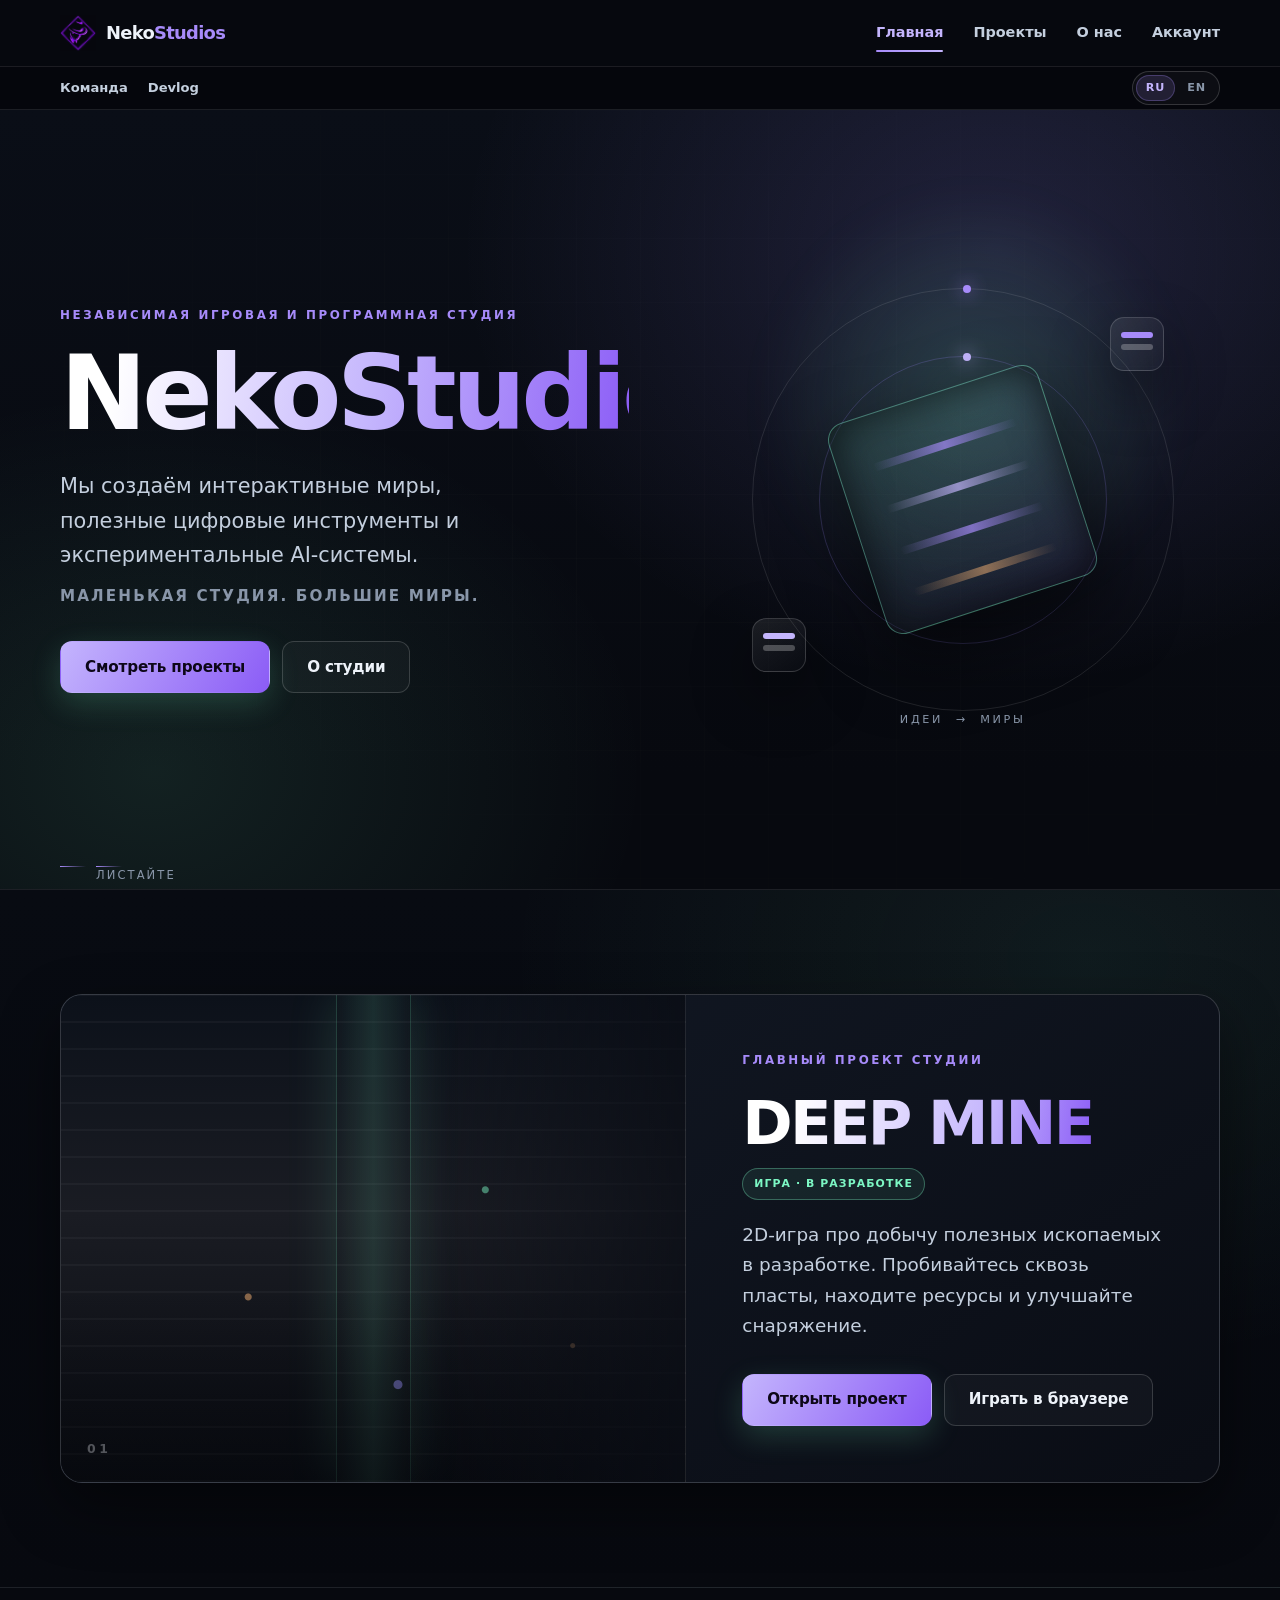
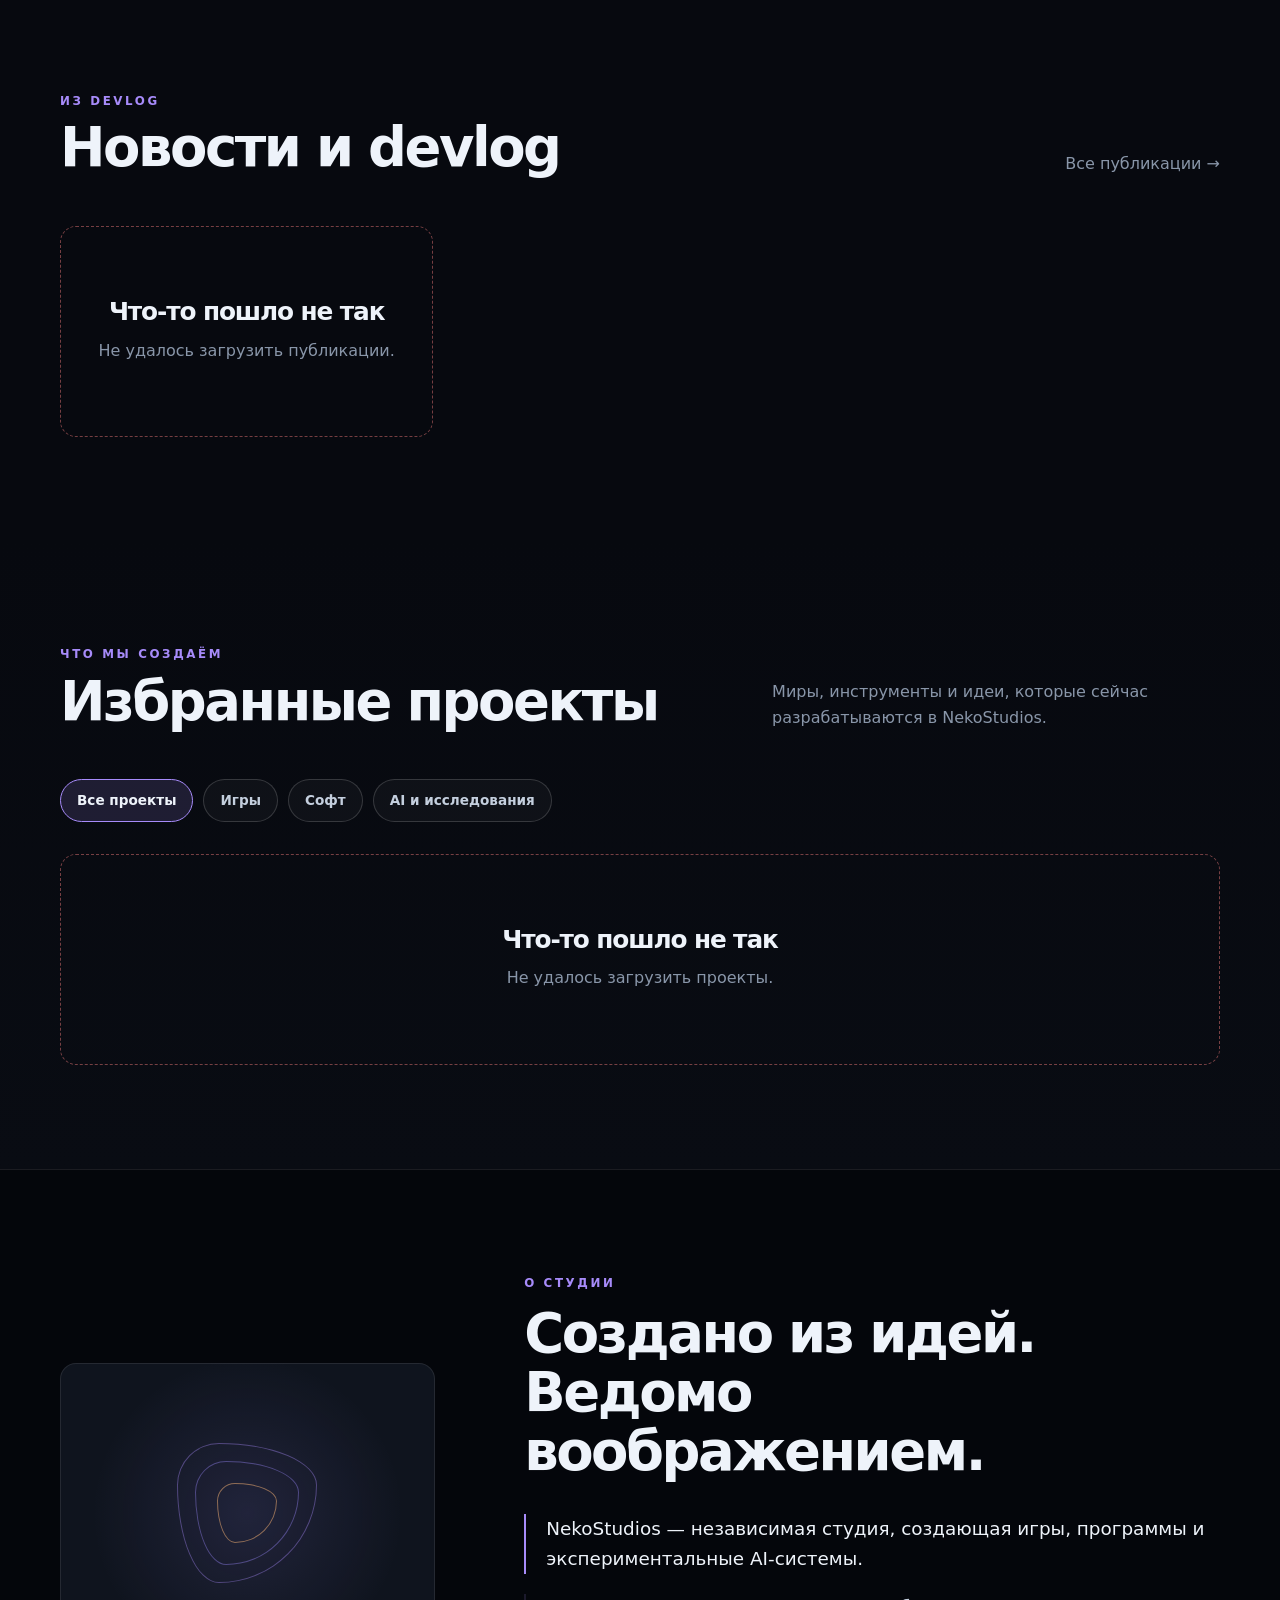
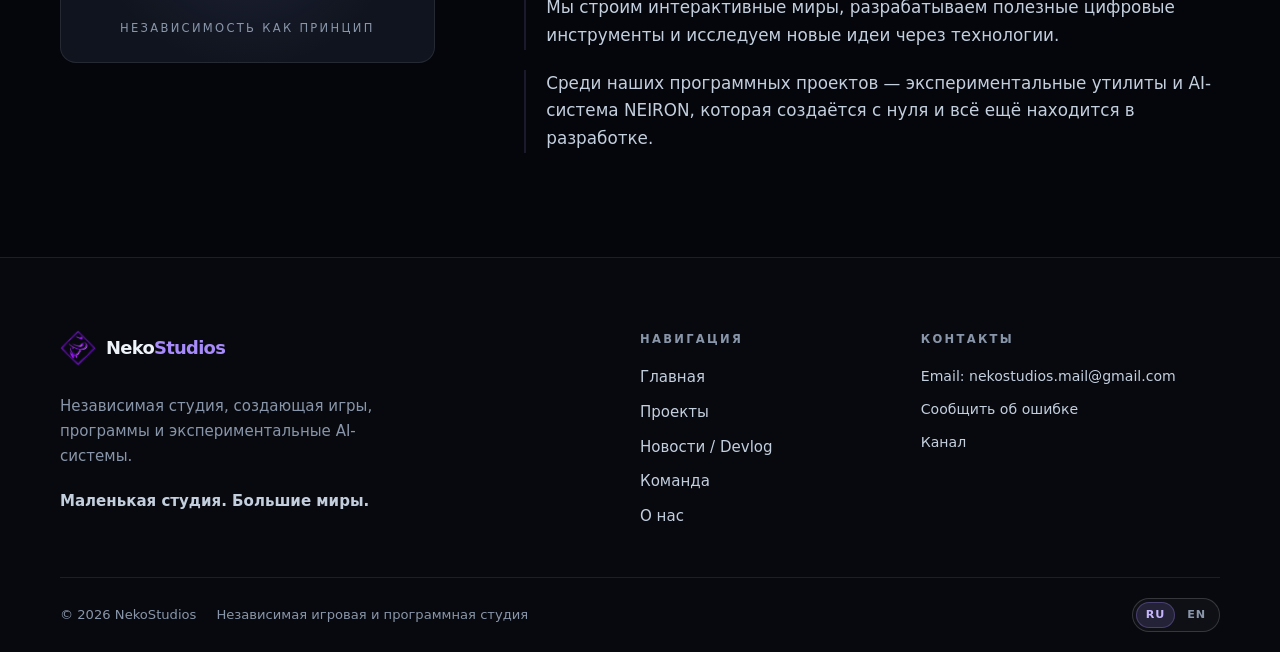
<file: index.html>
<!DOCTYPE html>
<html lang="ru">
<head>
<meta charset="utf-8">
<meta name="viewport" content="width=device-width, initial-scale=1">
<meta name="description" content="NekoStudios — независимая игровая и программная студия. Мы создаём игры, программы и экспериментальные AI-системы. Маленькая студия. Большие миры.">
<meta name="theme-color" content="#07090f">
<title>NekoStudios — Маленькая студия. Большие миры.</title>
<link rel="stylesheet" href="css/tokens.css">
<link rel="stylesheet" href="css/base.css">
<link rel="stylesheet" href="css/layout.css">
<link rel="stylesheet" href="css/components.css">
<link rel="stylesheet" href="css/news.css">
<script src="js/site.js" defer></script>
<script src="js/config.js" defer></script>
<script src="js/api.js" defer></script>
<script src="js/site-settings.js" defer></script>
<script src="js/auth.js" defer></script>
<script src="js/data.js" defer></script>
<script src="js/news-data.js" defer></script>
<script src="js/ui.js" defer></script>
<script src="js/i18n.js" defer></script>
<script src="js/repository.js" defer></script>
<script src="js/components.js" defer></script>
<script src="js/news-components.js" defer></script>
<script src="js/main.js" defer></script>
</head>
<body data-page="home">
<a class="skip-link" href="#content" data-i18n="skip">Перейти к содержимому</a>

<div data-site-header data-active="home"></div>

<main id="content">
  <section class="hero" id="home" aria-labelledby="hero-title">
    <div class="hero-glow" aria-hidden="true"></div>
    <div class="container hero-inner">
      <div class="hero-copy">
        <p class="eyebrow" data-i18n="home_eyebrow">Независимая игровая и программная студия</p>
        <h1 id="hero-title">NekoStudios</h1>
        <p class="hero-lead" data-i18n="home_lead">Мы создаём интерактивные миры, полезные цифровые инструменты и экспериментальные AI-системы.</p>
        <p class="hero-slogan" data-i18n="site_slogan">Маленькая студия. Большие миры.</p>
        <div class="hero-actions">
          <a class="btn btn--primary" href="#projects" data-i18n="home_cta_projects">Смотреть проекты</a>
          <a class="btn btn--ghost" href="#about" data-i18n="home_cta_about">О студии</a>
        </div>
      </div>
      <div class="hero-art" aria-hidden="true">
        <div class="orbit orbit--outer"></div>
        <div class="orbit orbit--inner"></div>
        <div class="world-core"><span></span><span></span><span></span><span></span></div>
        <div class="artifact artifact--one"></div>
        <div class="artifact artifact--two"></div>
        <div class="hero-caption" data-i18n="home_caption">Идеи&nbsp; → &nbsp;Миры</div>
      </div>
    </div>
    <div class="container scroll-hint" aria-hidden="true"><span></span><span class="scroll-hint-text" data-i18n="home_scroll">листайте вниз</span></div>
  </section>

  <section class="section featured" id="featured" aria-labelledby="featured-title">
    <div class="container">
      <article class="featured-card" id="featured-project">
        <div class="featured-art art--mine" id="featured-art" aria-hidden="true">
          <span class="featured-index">01</span>
        </div>
        <div class="featured-copy">
          <p class="eyebrow" data-i18n="home_featured_eyebrow">Главный проект студии</p>
          <div class="featured-title-row">
            <h2 id="featured-title">DEEP MINE</h2>
            <span class="featured-badge" id="featured-meta">Игра · В разработке</span>
          </div>
          <p class="featured-lead" id="featured-description">2D-игра про добычу полезных ископаемых в разработке. Пробивайтесь сквозь пласты, находите ресурсы и улучшайте снаряжение.</p>
          <div class="featured-actions">
            <a class="btn btn--primary" id="featured-link" href="project.html?id=deep-mine" data-i18n="home_featured_open">Открыть проект</a>
            <a class="btn btn--ghost" id="featured-play" href="projects/deep-mine/" data-i18n="play_browser">Играть в браузере</a>
          </div>
        </div>
      </article>
    </div>
  </section>

  <section class="section home-news" id="news" aria-labelledby="home-news-title">
    <div class="container">
      <div class="section-head">
        <div>
          <p class="eyebrow" data-i18n="home_news_eyebrow">Из devlog</p>
          <h2 id="home-news-title" data-i18n="home_news_title">Новости и devlog</h2>
        </div>
        <p class="section-intro"><a href="news.html" data-i18n="home_news_all">Все публикации →</a></p>
      </div>
      <div class="news-preview" id="home-news-grid"></div>
    </div>
  </section>

  <section class="section projects" id="projects" aria-labelledby="projects-title">
    <div class="container">
      <div class="section-head">
        <div>
          <p class="eyebrow" data-i18n="home_projects_eyebrow">Что мы создаём</p>
          <h2 id="projects-title" data-i18n="home_projects_title">Избранные проекты</h2>
        </div>
        <p class="section-intro" data-i18n="home_projects_intro">Миры, инструменты и идеи, которые сейчас разрабатываются в NekoStudios.</p>
      </div>
      <!-- Local filters over the same project data; no backend on this stage. -->
      <div class="filter-bar" id="project-filters" role="group" aria-label="Filter projects">
        <button type="button" class="filter-btn is-active" data-filter="all" aria-pressed="true" data-i18n="filter_all">Все проекты</button>
        <button type="button" class="filter-btn" data-filter="games" aria-pressed="false" data-i18n="filter_games">Игры</button>
        <button type="button" class="filter-btn" data-filter="software" aria-pressed="false" data-i18n="filter_software">Софт</button>
        <button type="button" class="filter-btn" data-filter="ai-research" aria-pressed="false" data-i18n="filter_ai">AI и исследования</button>
      </div>
      <!-- Project cards are rendered from js/data.js so a future API can supply the same shape. -->
      <div class="project-grid" id="project-grid"></div>
      <noscript>
        <p class="notice" data-i18n="projects_js_notice">Включите JavaScript, чтобы увидеть каталог проектов.</p>
      </noscript>
    </div>
  </section>

  <section class="section about" id="about" aria-labelledby="about-title">
    <div class="container about-inner">
      <div class="about-aside" aria-hidden="true">
        <div class="about-symbol"><span></span><span></span><span></span></div>
        <p class="about-aside-label" data-i18n="home_about_label">Независимость как принцип</p>
      </div>
      <div class="about-content">
        <p class="eyebrow" data-i18n="home_about_eyebrow">О студии</p>
        <h2 id="about-title" data-i18n="home_about_title">Создано из идей. Ведомо воображением.</h2>
        <div class="about-text">
          <p data-i18n="home_about_p1">NekoStudios — независимая студия, создающая игры, программы и экспериментальные AI-системы.</p>
          <p data-i18n="home_about_p2">Мы строим интерактивные миры, разрабатываем полезные цифровые инструменты и исследуем новые идеи через технологии.</p>
          <p data-i18n="home_about_p3">Среди наших программных проектов — экспериментальные утилиты и AI-система NEIRON, которая создаётся с нуля и всё ещё находится в разработке.</p>
        </div>
      </div>
    </div>
  </section>
</main>

<div data-site-footer></div>
</body>
</html>
</file>
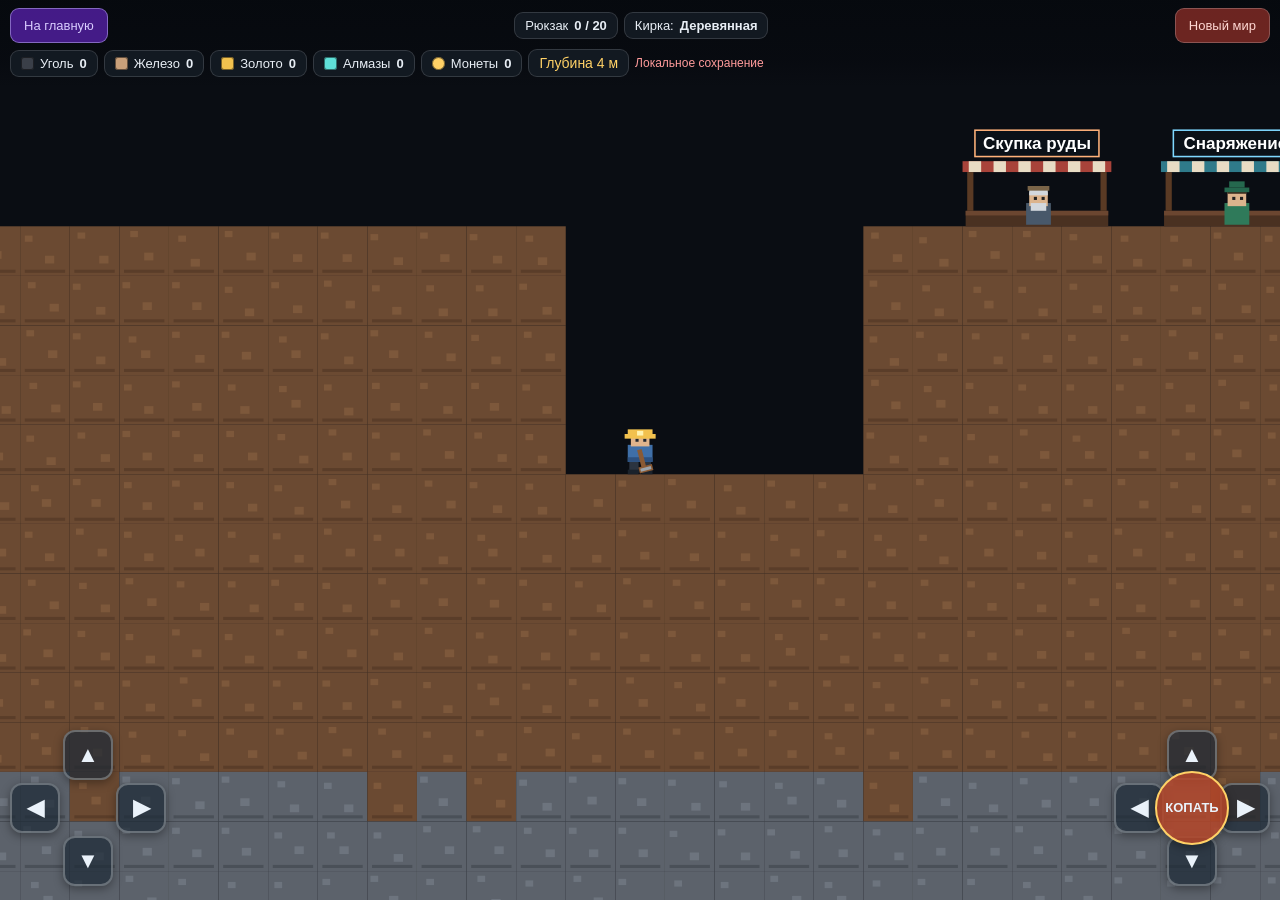
<file: projects/deep-mine/index.html>
<!DOCTYPE html>
<html lang="ru">
<head>
<meta charset="utf-8">
<meta name="viewport" content="width=device-width, initial-scale=1, maximum-scale=1, user-scalable=no, viewport-fit=cover">
<title>DEEP MINE</title>
<style>
  * { box-sizing: border-box; -webkit-tap-highlight-color: transparent; }
  html, body {
    margin: 0; padding: 0; width: 100%; height: 100%; overflow: hidden;
    background: #0b0d12; color: #e8eef5;
    font-family: -apple-system, BlinkMacSystemFont, "Segoe UI", Roboto, sans-serif;
    user-select: none; -webkit-user-select: none; touch-action: none;
    overscroll-behavior: none;
  }
  #c { position: absolute; inset: 0; width: 100%; height: 100%; display: block; }
  #hud {
    position: absolute; top: 0; left: 0; right: 0; z-index: 5;
    display: flex; flex-direction: column; gap: 6px;
    padding: calc(env(safe-area-inset-top, 0px) + 8px) 10px 8px;
    background: linear-gradient(180deg, rgba(6,9,14,.94), rgba(6,9,14,.6) 70%, transparent);
    pointer-events: none; font-size: 14px;
  }
  .hud-top { display: flex; align-items: center; justify-content: space-between; gap: 8px; width: 100%; }
  .hud-top-center { display: flex; align-items: center; justify-content: center; gap: 6px; flex: 1; min-width: 0; }
  .hud-resources {
    display: flex; flex-wrap: nowrap; gap: 6px; align-items: center;
    width: 100%; overflow-x: auto; padding-bottom: 2px; scrollbar-width: none;
  }
  .hud-resources::-webkit-scrollbar { display: none; }
  .res { display: flex; align-items: center; gap: 6px; padding: 5px 10px;
    background: rgba(20,27,36,.9); border: 1px solid rgba(255,255,255,.14);
    border-radius: 9px; font-variant-numeric: tabular-nums; font-size: 13px;
    white-space: nowrap; flex: none; }
  .sw { width: 13px; height: 13px; border-radius: 3px; box-shadow: inset 0 0 0 1px rgba(0,0,0,.5); }
  .s-coal{background:#3a3f48}.s-iron{background:#c9a07a}.s-gold{background:#f2c14e}.s-diamond{background:#5fe0d8}
  .s-coin{background:#ffd166;border-radius:50%}
  #depth { padding: 5px 10px; background: rgba(20,27,36,.9);
    border: 1px solid rgba(255,255,255,.14); border-radius: 9px; color: #ffd166; white-space: nowrap; flex: none; }
  #homeBtn { pointer-events: auto; padding: 9px 13px; font-size: 13px; color: #d9ccff; text-decoration: none;
    background: rgba(76,29,149,.9); border: 1px solid rgba(196,181,253,.5);
    border-radius: 9px; white-space: nowrap; }
  #saveStatus { pointer-events: none; font-size: 12px; color: #b9c6d3; white-space: nowrap; flex: none; }
  #saveStatus.saving { color: #ffd166; }
  #saveStatus.error { color: #ff9b9b; }
  #loginLink { pointer-events: auto; display: none; font-size: 12px; color: #c4b5fd;
    text-decoration: underline; white-space: nowrap; flex: none; }
  #loginLink.show { display: inline; }
  #newGame { pointer-events: auto; padding: 9px 13px; font-size: 13px; color: #ffd7d2;
    background: rgba(120,40,36,.9); border: 1px solid rgba(255,255,255,.22);
    border-radius: 9px; white-space: nowrap; }
  #controls {
    position: absolute; left: 0; right: 0; bottom: 0; z-index: 5;
    display: flex; justify-content: space-between; align-items: flex-end;
    padding: 0 10px calc(env(safe-area-inset-bottom, 0px) + 14px);
    pointer-events: none;
  }
  .pad { position: relative; width: 156px; height: 156px; pointer-events: none; }
  .btn { position: absolute; pointer-events: auto; display: flex; align-items: center; justify-content: center;
    width: 50px; height: 50px; border-radius: 12px; font-size: 22px; font-weight: 700;
    color: #eaf2fa; background: rgba(30,42,54,.72); border: 2px solid rgba(255,255,255,.28);
    box-shadow: 0 3px 10px rgba(0,0,0,.35); touch-action: none; }
  .btn.active { background: rgba(90,140,190,.9); transform: scale(.93); border-color: #ffd166; }
  .btn.chosen { background: rgba(70,120,170,.75); border-color: #7fd8ff; }
  .u{top:0;left:53px}.d{bottom:0;left:53px}.l{top:53px;left:0}.r{top:53px;right:0}
  #digBtn { width: 74px; height: 74px; left: 41px; top: 41px; border-radius: 50%;
    background: rgba(180,70,40,.85); border-color: #ffd166; font-size: 13px; line-height: 1.05; text-align:center; }
  #digBtn.active { background: rgba(230,110,50,.95); }
  #err { position: absolute; left: 6px; bottom: 178px; z-index: 20; max-width: 94%;
    padding: 8px; background: rgba(140,30,30,.95); border-radius: 6px;
    font: 12px monospace; color: #fff; display: none; }
  #toast { position: absolute; z-index: 8; left: 50%; top: 18%; transform: translateX(-50%);
    pointer-events: none; font-size: 17px; font-weight: 700; color: #fff;
    text-shadow: 0 2px 6px #000, 0 0 10px #000; opacity: 0; transition: opacity .18s; }
  #toast.show { opacity: 1; }
  #interact { display: none; position: absolute; z-index: 7; left: 50%;
    transform: translateX(-50%); bottom: calc(env(safe-area-inset-bottom, 0px) + 182px);
    padding: 11px 18px; font-size: 14px; font-weight: 700; color: #10202c;
    background: #ffd166; border: 2px solid #fff2bd; border-radius: 12px;
    box-shadow: 0 4px 14px rgba(0,0,0,.45); }
  #interact.show { display: block; }
  #modal { display: none; position: absolute; inset: 0; z-index: 12;
    background: rgba(3,6,10,.72); align-items: center; justify-content: center; padding: 14px; }
  #modal.show { display: flex; }
  #panel { width: min(420px, 96vw); max-height: 84vh; overflow: auto;
    background: #141c26; border: 2px solid #3d5169; border-radius: 14px; padding: 14px;
    box-shadow: 0 10px 30px rgba(0,0,0,.6); }
  #panel h2 { margin: 0 0 8px; font-size: 17px; color: #ffd166; }
  #pBody { font-size: 13px; }
  .shopRow { display: flex; align-items: center; gap: 9px; padding: 8px 0;
    border-bottom: 1px solid rgba(255,255,255,.1); }
  .shopIcon { width: 26px; height: 26px; flex: none; border-radius: 5px;
    box-shadow: inset 0 0 0 1px rgba(0,0,0,.5); }
  .shopInfo { flex: 1; min-width: 0; }
  .shopInfo b { display: block; font-size: 13px; }
  .shopInfo span { display: block; font-size: 11px; color: #9fb2c6; }
  .shopBuy { flex: none; padding: 7px 9px; font-size: 12px; border-radius: 8px;
    color: #10202c; background: #7fd8b0; border: none; }
  .shopBuy:disabled { background: #46545f; color: #9aa7b2; }
  .shopTotal { margin: 12px 0; font-size: 15px; color: #ffe6a0; }
  .panelBtn { width: 100%; padding: 11px; margin-top: 10px; font-size: 14px;
    border-radius: 9px; color: #10202c; background: #ffd166; border: none; }
  .panelBtn.ghost { background: #2a3644; color: #dce6f0; }
  .empty { padding: 16px 4px; color: #b9c6d3; }
  @media (max-height: 520px) { .pad{width:130px;height:130px}.btn{width:42px;height:42px;font-size:18px}
    .u,.l{top:0;left:0}.u{left:44px}.d{bottom:0;left:44px}.l{top:44px;left:0}.r{top:44px;right:0}
    #digBtn{width:60px;height:60px;left:35px;top:35px;font-size:11px} }
  @media (orientation: landscape) and (max-height: 560px) {
    #hud { font-size: 12px; gap: 4px;
      padding: calc(env(safe-area-inset-top, 0px) + 4px) 8px 4px; }
    #homeBtn, #newGame { padding: 6px 9px; font-size: 11px; }
    .res, #depth { padding: 3px 7px; font-size: 11px; }
    #saveStatus, #loginLink { font-size: 10px; }
    #controls { padding-bottom: calc(env(safe-area-inset-bottom, 0px) + 6px); }
    .pad { width: 120px; height: 120px; } .btn { width: 40px; height: 40px; font-size: 18px; }
    .u{top:0;left:40px}.d{bottom:0;left:40px}.l{top:40px;left:0}.r{top:40px;right:0}
    #digBtn { width:56px; height:56px; left:32px; top:32px; font-size:10px; }
    #interact { bottom: calc(env(safe-area-inset-bottom, 0px) + 128px); padding: 7px 12px; font-size: 12px; }
    #err { bottom: 140px; }
    #modal, #modal.show { align-items: flex-end; padding: 8px; }
    #panel { max-height: 46vh; }
  }
</style>
</head>
<body>
<canvas id="c"></canvas>
<div id="hud">
  <div class="hud-top">
    <a id="homeBtn" href="../../index.html">На главную</a>
    <div class="hud-top-center">
      <span class="res">Рюкзак <b id="nBag">0 / 20</b></span>
      <span class="res">Кирка: <b id="nPick">Деревянная</b></span>
    </div>
    <button id="newGame">Новый мир</button>
  </div>
  <div class="hud-resources">
    <span class="res"><span class="sw s-coal"></span>Уголь <b id="nCoal">0</b></span>
    <span class="res"><span class="sw s-iron"></span>Железо <b id="nIron">0</b></span>
    <span class="res"><span class="sw s-gold"></span>Золото <b id="nGold">0</b></span>
    <span class="res"><span class="sw s-diamond"></span>Алмазы <b id="nDia">0</b></span>
    <span class="res"><span class="sw s-coin"></span>Монеты <b id="nCoins">0</b></span>
    <span id="depth">Глубина 0 м</span>
    <span id="saveStatus">Локальное сохранение</span>
    <a id="loginLink" href="../../login.html?next=/projects/deep-mine/">Войти в Neko ID</a>
  </div>
</div>
<button id="interact">Продать руду</button>
<div id="toast"></div><div id="err"></div>
<div id="modal"><div id="panel">
  <h2 id="pTitle"></h2>
  <div id="pBody"></div>
  <button class="panelBtn" id="pAction" style="display:none"></button>
  <button class="panelBtn ghost" id="pClose">Закрыть</button>
</div></div>
<div id="controls">
  <div class="pad" id="movePad">
    <div class="btn u" data-move="up">▲</div>
    <div class="btn l" data-move="left">◀</div>
    <div class="btn r" data-move="right">▶</div>
    <div class="btn d" data-move="down">▼</div>
  </div>
  <div class="pad" id="digPad">
    <div class="btn u" data-dig="up">▲</div>
    <div class="btn l" data-dig="left">◀</div>
    <div class="btn r" data-dig="right">▶</div>
    <div class="btn d" data-dig="down">▼</div>
    <div class="btn" id="digBtn">КОПАТЬ</div>
  </div>
</div>
<script src="../../js/config.js"></script>
<script>
window.addEventListener('error', function(e){
  var d = document.getElementById('err');
  if (d) { d.style.display='block'; d.textContent = 'JS ERROR: ' + e.message + ' (line ' + e.lineno + ')'; }
});
(function(){
'use strict';

// ---------- constants ----------
var W = 100, H = 150, TILE = 32;
var ZOOM = 1.55; // визуальное приближение камеры, физика мира не меняется
function visibleW(){ return viewW / ZOOM; }
function visibleH(){ return viewH / ZOOM; }
var AIR=0, DIRT=1, STONE=2, COAL=3, IRON=4, GOLD=5, DIAMOND=6;
var COLORS = {};
COLORS[DIRT]   = ['#6b4a32','#7d583b','#5a3d29'];
COLORS[STONE]  = ['#5c626b','#6d747e','#4a5058'];
COLORS[COAL]   = ['#4a4f57','#5b616b','#333840'];
COLORS[IRON]   = ['#8a6a4a','#c9a07a','#6b4f36'];
COLORS[GOLD]   = ['#8a6a20','#f2c14e','#6b5018'];
COLORS[DIAMOND]= ['#2a7f7a','#5fe0d8','#1d5a57'];
var HARD = {}; HARD[DIRT]=0.32; HARD[STONE]=0.85; HARD[COAL]=1.15; HARD[IRON]=1.5; HARD[GOLD]=1.9; HARD[DIAMOND]=2.6;
var NAME = {}; NAME[COAL]='+1 Уголь'; NAME[IRON]='+1 Железо'; NAME[GOLD]='+1 Золото'; NAME[DIAMOND]='+1 Алмаз';

// --- Торговля и прокачка ---
var ORES = [
  { key:'coal',    tile:COAL,    name:'Уголь',   price:4  },
  { key:'iron',    tile:IRON,    name:'Железо',  price:9  },
  { key:'gold',    tile:GOLD,    name:'Золото',  price:22 },
  { key:'diamond', tile:DIAMOND, name:'Алмаз',   price:60 }
];
// Старые миры должны сохранить прежнее расположение руд — в сейве хранится gen.
var GEN_V1 = { coal:0.20,  iron:0.075, gold:0.018, diamond:0.004  };
var GEN_V2 = { coal:0.12,  iron:0.045, gold:0.011, diamond:0.0025 };
var PICKS = [
  { name:'Деревянная кирка', speed:1.0, price:0,    color:'#8a5a34', desc:'Начальная кирка' },
  { name:'Каменная кирка',   speed:1.5, price:140,  color:'#8b929c', desc:'Скорость копания +50%' },
  { name:'Железная кирка',   speed:2.2, price:420,  color:'#c9a07a', desc:'Скорость копания +120%' },
  { name:'Золотая кирка',    speed:3.2, price:1000, color:'#f2c14e', desc:'Скорость копания +220%' },
  { name:'Алмазная кирка',   speed:4.5, price:2000, color:'#5fe0d8', desc:'Скорость копания +350%' }
];
var BAGS = [
  { name:'Маленький рюкзак', cap:20,  price:0,    desc:'Берёт 20 руды' },
  { name:'Рюкзак 40',        cap:40,  price:280,  desc:'Берёт 40 руды' },
  { name:'Рюкзак 70',        cap:70,  price:750,  desc:'Берёт 70 руды' },
  { name:'Рюкзак 120',       cap:120, price:1600, desc:'Берёт 120 руды' }
];
// Оба ларька стоят на поверхности рядом с шахтой (столбцы 55–60).
var SHOPS = [
  { kind:'sell', name:'Скупка руды', x:55*TILE, y:4*TILE, label:'Продать руду' },
  { kind:'gear', name:'Снаряжение',  x:59*TILE, y:4*TILE, label:'Открыть магазин' }
];
var SAVE_KEY = 'deepmine_save_v1';

// ---------- dom ----------
var canvas = document.getElementById('c');
var ctx = canvas.getContext('2d', { alpha:false });
var toastEl = document.getElementById('toast');
var ui = { coal:document.getElementById('nCoal'), iron:document.getElementById('nIron'),
  gold:document.getElementById('nGold'), dia:document.getElementById('nDia'), depth:document.getElementById('depth'),
  coins:document.getElementById('nCoins'), bag:document.getElementById('nBag'), pick:document.getElementById('nPick') };
var interactBtn = document.getElementById('interact');
var modal = document.getElementById('modal'), pTitle = document.getElementById('pTitle');
var pBody = document.getElementById('pBody'), pAction = document.getElementById('pAction');
var pClose = document.getElementById('pClose');

// ---------- state ----------
var world, seed, player, cam = {x:0,y:0}, res = {coal:0,iron:0,gold:0,diamond:0};
var move = {up:false,down:false,left:false,right:false};
var dig  = {up:false,down:false,left:false,right:false};
var digging = false, digProgress = 0, digTarget = null, digAnim = 0, toastTimer = 0, last = 0;
var digDir = {x:0,y:1}, chosenDirBtn = null;
var viewW = 0, viewH = 0, dpr = 1;
// coins — монеты, pickIdx — текущая кирка, bagIdx — текущий рюкзак.
var coins = 0, pickIdx = 0, bagIdx = 0;
var nearShop = null, modalOpen = false, bagFullTimer = 0;
var legacyGen = false; // true для миров, созданных до изменения баланса руд
// Состояние клавиатуры/мыши отделено от тач-кнопок, чтобы они не конфликтовали.
var keyMove = {up:false,down:false,left:false,right:false}, pcDigging = false;
var lastDepthShown = -1;
// --- Neko ID cloud saves ---
var API_BASE = (window.NekoConfig && window.NekoConfig.API_BASE_URL) ||
  'https://nekostudios-api.cl0uds1ze.workers.dev';
var SAVE_PATH = API_BASE + '/api/games/deep-mine/save';
var cloudUser = null, cloudDirty = false, cloudTimer = 0, lastProgressSig = '';
var saveStatusEl = document.getElementById('saveStatus');
var loginLinkEl = document.getElementById('loginLink');

// ---------- utils ----------
function mulberry32(a){ return function(){ a|=0; a=a+0x6D2B79F5|0; var t=Math.imul(a^a>>>15,1|a);
  t=t+Math.imul(t^t>>>7,61|t)^t; return ((t^t>>>14)>>>0)/4294967296; }; }
function clamp(v,a,b){ return v<a?a:(v>b?b:v); }
function hash2(x,y){ var n=x*374761393+y*668265263; n=(n^(n>>>13))*1274126177; return ((n^(n>>>16))>>>0)/4294967295; }

// ---------- world ----------
function generateWorld(s, legacy){
  var rnd = mulberry32(s), w = new Uint8Array(W*H), R = legacy ? GEN_V1 : GEN_V2;
  for (var y=0;y<H;y++){
    for (var x=0;x<W;x++){
      var t;
      if (y < 5) t = AIR;
      else if (y < 16) t = DIRT;
      else {
        var r = rnd();
        if (y > 92 && r < R.diamond) t = DIAMOND;
        else if (y > 45 && r < R.gold) t = GOLD;
        else if (y > 12 && r < R.iron) t = IRON;
        else if (r < R.coal) t = COAL;
        else t = STONE;
      }
      w[y*W+x] = t;
    }
  }
  // a small starting shaft so the miner has room to move
  for (var yy=5; yy<10; yy++) for (var xx=47; xx<=52; xx++) w[yy*W+xx]=AIR;
  return w;
}
function tileAt(tx,ty){
  if (tx<0||ty<0||tx>=W||ty>=H) return STONE;
  return world[ty*W+tx];
}
function setTile(tx,ty,t){
  if (tx<0||ty<0||tx>=W||ty>=H) return;
  world[ty*W+tx] = t;
}

// ---------- save / load ----------
function currentPayload(){
  var changed = [];
  for (var i=0;i<world.length;i++) if (world[i]!==original[i]) changed.push(i, world[i]);
  return { seed:seed, legacy_gen:legacyGen?1:0, px:player.x, py:player.y,
    res:res, coins:coins, pick:pickIdx, bag:bagIdx, changed:changed };
}
function setSaveStatus(text, kind){
  if (!saveStatusEl) return;
  saveStatusEl.textContent = text;
  saveStatusEl.className = kind || '';
}
function pushCloudSave(){
  if (!cloudUser || !cloudDirty) return;
  cloudDirty = false;
  setSaveStatus('Сохранение…', 'saving');
  fetch(SAVE_PATH, { method:'POST', credentials:'include',
    headers:{'Content-Type':'application/json'}, body:JSON.stringify(currentPayload()) })
    .then(function(r){ return r.json().then(function(j){ return { ok:r.ok, j:j }; }); })
    .then(function(out){
      setSaveStatus(out.ok && out.j && out.j.success ? 'Сохранено в Neko ID' : 'Ошибка сохранения',
        out.ok && out.j && out.j.success ? '' : 'error');
    })
    .catch(function(){ setSaveStatus('Ошибка сохранения', 'error'); });
}
function queueCloudSave(immediate){
  if (!cloudUser) return;
  cloudDirty = true;
  setSaveStatus('Сохранение…', 'saving');
  clearTimeout(cloudTimer);
  cloudTimer = setTimeout(pushCloudSave, immediate ? 120 : 1600);
}
function saveGame(){
  var d = currentPayload();
  try {
    localStorage.setItem(SAVE_KEY, JSON.stringify({
      v:1, seed:d.seed, px:d.px, py:d.py, res:d.res, changed:d.changed,
      depth:Math.max(0, Math.floor((player.y/TILE-5))),
      coins:d.coins, pick:d.pick, bag:d.bag, bagCap:BAGS[bagIdx].cap,
      gen:d.legacy_gen?1:2
    }));
  } catch(e){}
  var sig = JSON.stringify(d);
  if (sig !== lastProgressSig){ lastProgressSig = sig; queueCloudSave(false); }
}
var original = null, loadedPos = null;
function applySave(d){
  if (!d || d.v!==1 || typeof d.seed!=='number') return false;
  seed = d.seed;
  legacyGen = d.gen!==2;
  world = generateWorld(seed, legacyGen);
  original = generateWorld(seed, legacyGen);
  var ch = d.changed || [];
  for (var i=0;i+1<ch.length;i+=2) world[ch[i]] = ch[i+1];
  res.coal = d.res && d.res.coal || 0; res.iron = d.res && d.res.iron || 0;
  res.gold = d.res && d.res.gold || 0; res.diamond = d.res && d.res.diamond || 0;
  coins = Math.max(0, Math.floor(+d.coins || 0));
  pickIdx = clamp(Math.floor(+d.pick || 0), 0, PICKS.length-1);
  bagIdx = clamp(Math.floor(+d.bag || 0), 0, BAGS.length-1);
  loadedPos = { x: clamp(+d.px || 48*TILE, 0, W*TILE-24),
                y: clamp(+d.py || 7*TILE, 0, H*TILE-28) };
  return true;
}
function loadGame(){
  try {
    var raw = localStorage.getItem(SAVE_KEY);
    if (!raw) return false;
    return applySave(JSON.parse(raw));
  } catch(e){ return false; }
}
function newGame(){
  if (!confirm('Начать новую шахту? Текущий мир будет удалён.')) return;
  try { localStorage.removeItem(SAVE_KEY); } catch(e){}
  seed = (Math.random()*0x7fffffff)|0;
  legacyGen = false;
  world = generateWorld(seed);
  original = generateWorld(seed);
  res = {coal:0,iron:0,gold:0,diamond:0};
  coins = 0; pickIdx = 0; bagIdx = 0;
  player.x = 48*TILE+4; player.y = 6*TILE+2;
  cam.x = player.x - visibleW()/2; cam.y = player.y - visibleH()/2;
  digProgress = 0; digTarget = null;
  saveGame(); updateHud();
}
var player = { x:48*TILE+4, y:6*TILE+2, w:24, h:28, vx:0, vy:0, walk:0, swing:0 };
if (!loadGame()){
  seed = (Math.random()*0x7fffffff)|0;
  legacyGen = false;
  world = generateWorld(seed); original = generateWorld(seed);
  res = {coal:0,iron:0,gold:0,diamond:0};
  coins = 0; pickIdx = 0; bagIdx = 0;
  player.x = 48*TILE+4; player.y = 6*TILE+2;
  digProgress = 0; digTarget = null;
} else {
  player.x = loadedPos.x; player.y = loadedPos.y;
}
cam.x = player.x - visibleW()/2; cam.y = player.y - visibleH()/2;

// ---------- input ----------
function bindPad(sel, state, key){
  var btns = document.querySelectorAll(sel);
  for (var i=0;i<btns.length;i++){
    (function(el){
      var pid = null;
      el.addEventListener('pointerdown', function(e){
        e.preventDefault(); pid = e.pointerId;
        try { el.setPointerCapture(e.pointerId); } catch(err){}
        state[el.getAttribute(key)] = true; el.classList.add('active');
      });
      function up(e){
        if (pid!==null && e.pointerId!==pid) return;
        e.preventDefault(); pid=null; state[el.getAttribute(key)]=false; el.classList.remove('active');
      }
      el.addEventListener('pointerup', up);
      el.addEventListener('pointercancel', up);
      el.addEventListener('lostpointercapture', up);
    })(btns[i]);
  }
}
bindPad('[data-move]', move, 'data-move');
// Направление кирки фиксируется одним нажатием и сохраняется после отпускания.
(function(){
  var btns = document.querySelectorAll('[data-dig]');
  for (var i=0;i<btns.length;i++){
    (function(el){
      var dir = el.getAttribute('data-dig');
      var v = dir==='left' ? {x:-1,y:0} : dir==='right' ? {x:1,y:0}
            : dir==='up' ? {x:0,y:-1} : {x:0,y:1};
      el.addEventListener('pointerdown', function(e){
        e.preventDefault();
        digDir = v;
        if (chosenDirBtn) chosenDirBtn.classList.remove('chosen');
        chosenDirBtn = el; el.classList.add('chosen', 'active');
      });
      function up(e){ e.preventDefault(); el.classList.remove('active'); }
      el.addEventListener('pointerup', up);
      el.addEventListener('pointercancel', up);
      el.addEventListener('lostpointercapture', up);
    })(btns[i]);
  }
})();
(function(){
  var b = document.getElementById('digBtn'), pid=null;
  b.addEventListener('pointerdown', function(e){ e.preventDefault(); pid=e.pointerId;
    try{ b.setPointerCapture(e.pointerId); }catch(err){}
    digging=true; digProgress=0; b.classList.add('active'); });
  function up(e){ if(pid!==null && e.pointerId!==pid) return; e.preventDefault(); pid=null;
    digging=false; digProgress=0; b.classList.remove('active'); }
  b.addEventListener('pointerup',up); b.addEventListener('pointercancel',up);
  b.addEventListener('lostpointercapture',up);
})();
document.getElementById('newGame').addEventListener('click', newGame);
function openShop(){
  if (!nearShop) return;
  if (nearShop.kind==='sell') openSell(); else openGear();
}
interactBtn.addEventListener('click', openShop);
pClose.addEventListener('click', closeModal);
document.addEventListener('contextmenu', function(e){ e.preventDefault(); });
document.addEventListener('gesturestart', function(e){ e.preventDefault(); });

// ---------- клавиатура и мышь (ПК) ----------
function setKeyDigDir(v, selector){
  digDir = v;
  if (chosenDirBtn) chosenDirBtn.classList.remove('chosen');
  chosenDirBtn = document.querySelector(selector);
  if (chosenDirBtn) chosenDirBtn.classList.add('chosen');
}
function resetPcInput(){
  keyMove.up = keyMove.down = keyMove.left = keyMove.right = false;
  pcDigging = false;
}
window.addEventListener('keydown', function(e){
  var code = e.keyCode || e.which || 0;
  var k = (e.key || '').toLowerCase();
  if (code===32) k=' ';
  if (modalOpen){
    if (k==='escape' || k===' ' || k==='enter'){ closeModal(); e.preventDefault(); }
    return;
  }
  if (k==='w'){ keyMove.up=true; }
  else if (k==='s'){ keyMove.down=true; }
  else if (k==='a'){ keyMove.left=true; }
  else if (k==='d'){ keyMove.right=true; }
  else if (k==='arrowup'){ setKeyDigDir({x:0,y:-1},'[data-dig="up"]'); }
  else if (k==='arrowdown'){ setKeyDigDir({x:0,y:1},'[data-dig="down"]'); }
  else if (k==='arrowleft'){ setKeyDigDir({x:-1,y:0},'[data-dig="left"]'); }
  else if (k==='arrowright'){ setKeyDigDir({x:1,y:0},'[data-dig="right"]'); }
  else if (k==='e'){ openShop(); }
  else if (k===' '){
    if (nearShop) openShop(); else pcDigging=true;
  }
  else return;
  e.preventDefault();
});
window.addEventListener('keyup', function(e){
  var code = e.keyCode || e.which || 0;
  var k = (e.key || '').toLowerCase();
  if (code===32) k=' ';
  if (k==='w') keyMove.up=false;
  else if (k==='s') keyMove.down=false;
  else if (k==='a') keyMove.left=false;
  else if (k==='d') keyMove.right=false;
  else if (k===' ') pcDigging=false;
  else return;
  e.preventDefault();
});
window.addEventListener('blur', resetPcInput);
canvas.addEventListener('mousedown', function(e){
  if (e.button!==0 || modalOpen) return;
  e.preventDefault();
  if (nearShop) openShop(); else { pcDigging=true; digProgress=0; }
});
window.addEventListener('mouseup', function(e){
  if (e.button!==0) return;
  pcDigging=false;
});

// ---------- helpers ----------
function toast(text){
  toastEl.textContent = text; toastEl.classList.add('show'); toastTimer = 1.4;
}
function bagUsed(){ return res.coal+res.iron+res.gold+res.diamond; }
function bagCap(){ return BAGS[bagIdx].cap; }
function updateHud(){
  ui.coal.textContent = res.coal; ui.iron.textContent = res.iron;
  ui.gold.textContent = res.gold; ui.dia.textContent = res.diamond;
  ui.coins.textContent = coins;
  ui.bag.textContent = bagUsed() + ' / ' + bagCap();
  ui.pick.textContent = PICKS[pickIdx].name.replace(' кирка','');
  lastDepthShown = Math.max(0, Math.floor(player.y/TILE - 5));
  ui.depth.textContent = 'Глубина ' + lastDepthShown + ' м';
}
function isSolid(tx,ty){ var t = tileAt(tx,ty); return t!==AIR; }
// --- Видимость руд ---
// Руда показывается только если к ней примыкает хотя бы одна пустая клетка.
function isOre(t){ return t===COAL||t===IRON||t===GOLD||t===DIAMOND; }
function oreExposed(tx,ty){
  return tileAt(tx,ty-1)===AIR || tileAt(tx+1,ty)===AIR ||
         tileAt(tx,ty+1)===AIR || tileAt(tx-1,ty)===AIR;
}
// Визуальный вид скрытой руды: берём вид соседнего непрозрачного блока.
// Используется ТОЛЬКО как параметр отрисовки — world[] не изменяется.
function oreHiddenLook(tx,ty){
  var n = [tileAt(tx,ty-1), tileAt(tx+1,ty), tileAt(tx,ty+1), tileAt(tx-1,ty)];
  for (var i=0;i<4;i++) if (n[i]!==AIR && !isOre(n[i])) return n[i];
  return ty<16 ? DIRT : STONE;
}
function wallAt(px,py){
  var y0 = Math.floor(py/TILE), y1 = Math.floor((py+player.h-0.01)/TILE);
  for (var t=y0;t<=y1;t++){
    if (isSolid(Math.floor((px-2)/TILE), t)) return -1;
    if (isSolid(Math.floor((px+player.w+2)/TILE), t)) return 1;
  }
  return 0;
}
function collides(px,py){
  var x0 = Math.floor(px/TILE), y0 = Math.floor(py/TILE);
  var x1 = Math.floor((px+player.w-0.01)/TILE), y1 = Math.floor((py+player.h-0.01)/TILE);
  for (var ty=y0;ty<=y1;ty++) for (var tx=x0;tx<=x1;tx++) if (isSolid(tx,ty)) return true;
  return false;
}
function digDirection(){ return digDir; }

// ---------- торговля и прокачка ----------
function shopRow(name, desc, price, color, label, attrs){
  return '<div class="shopRow"><span class="shopIcon" style="background:'+color+'"></span>'+
    '<div class="shopInfo"><b>'+name+'</b><span>'+desc+'</span><span>Цена: '+price+' монет</span></div>'+
    '<button class="shopBuy" '+attrs+'>'+label+'</button></div>';
}
function showModal(title, html, actionLabel, action){
  pTitle.textContent = title;
  pBody.innerHTML = html;
  if (actionLabel){ pAction.style.display='block'; pAction.textContent=actionLabel; pAction.onclick=action; }
  else { pAction.style.display='none'; pAction.onclick=null; }
  modal.classList.add('show');
  modalOpen = true;
  digging = false;
  pcDigging = false;
  resetPcInput();
  move.up = move.down = move.left = move.right = false;
  dig.up = dig.down = dig.left = dig.right = false;
  interactBtn.classList.remove('show');
}
function closeModal(){
  modalOpen = false;
  modal.classList.remove('show');
  pAction.onclick = null;
}
function openSell(){
  var rows='', total=0, any=false;
  for (var i=0;i<ORES.length;i++){
    var o=ORES[i], n=res[o.key]||0;
    if (n<=0) continue;
    any = true;
    var sum = n*o.price; total += sum;
    rows += '<div class="shopRow"><span class="shopIcon" style="background:'+COLORS[o.tile][1]+'"></span>'+
      '<div class="shopInfo"><b>'+o.name+' × '+n+'</b><span>'+o.price+' монет за шт. · итого '+sum+'</span></div></div>';
  }
  if (!any) showModal('Скупка руды','<div class="empty">У тебя пока нет руды для продажи</div>',null,null);
  else showModal('Скупка руды', rows+'<div class="shopTotal">Всего: '+total+' монет</div>', 'Продать всё', sellAll);
}
function sellAll(){
  var total=0;
  for (var i=0;i<ORES.length;i++){ total += (res[ORES[i].key]||0)*ORES[i].price; res[ORES[i].key]=0; }
  if (total<=0){ toast('У тебя пока нет руды для продажи'); return; }
  coins += total;
  toast('+'+total+' монет');
  updateHud(); saveGame(); openSell();
}
function openGear(){
  var html='<div style="margin-bottom:6px;color:#9fb2c6">Кирки</div>';
  for (var i=0;i<PICKS.length;i++){
    var p=PICKS[i], has=i<=pickIdx;
    html += shopRow(p.name, p.desc+' · скорость ×'+p.speed.toFixed(1), p.price, p.color,
      has ? 'Экипирована' : 'Купить', has ? 'disabled' : 'data-pick="'+i+'"'+(coins<p.price?' disabled':''));
  }
  html += '<div style="margin:10px 0 6px;color:#9fb2c6">Рюкзаки · сейчас '+bagUsed()+'/'+bagCap()+'</div>';
  for (var j=0;j<BAGS.length;j++){
    var b=BAGS[j], hasB=j<=bagIdx;
    html += shopRow(b.name, b.desc, b.price, '#9a7852',
      hasB ? 'Куплено' : 'Купить', hasB ? 'disabled' : 'data-bag="'+j+'"'+(coins<b.price?' disabled':''));
  }
  showModal('Снаряжение', html, null, null);
  var picks = pBody.querySelectorAll('[data-pick]');
  for (var k=0;k<picks.length;k++){
    (function(el){ el.onclick=function(){ buyPick(+el.getAttribute('data-pick')); }; })(picks[k]);
  }
  var bags = pBody.querySelectorAll('[data-bag]');
  for (var m=0;m<bags.length;m++){
    (function(el){ el.onclick=function(){ buyBag(+el.getAttribute('data-bag')); }; })(bags[m]);
  }
}
function buyPick(i){
  if (i<=pickIdx || i>=PICKS.length) return;
  if (coins < PICKS[i].price){ toast('Не хватает монет'); return; }
  coins -= PICKS[i].price; pickIdx = i;
  toast(PICKS[i].name+' экипирована');
  updateHud(); saveGame(); openGear();
}
function buyBag(i){
  if (i<=bagIdx || i>=BAGS.length) return;
  if (coins < BAGS[i].price){ toast('Не хватает монет'); return; }
  coins -= BAGS[i].price; bagIdx = i;
  toast(BAGS[i].name+' куплен');
  updateHud(); saveGame(); openGear();
}
function nearestShop(){
  var cx=player.x+player.w/2, cy=player.y+player.h/2, best=null, bd=1e9;
  for (var i=0;i<SHOPS.length;i++){
    var s=SHOPS[i], dx=cx-(s.x+48), dy=cy-(s.y+16);
    if (Math.abs(dx)<76 && Math.abs(dy)<64 && Math.abs(dx)+Math.abs(dy)<bd){
      bd=Math.abs(dx)+Math.abs(dy); best=s;
    }
  }
  return best;
}
function updateInteract(){
  if (modalOpen) return;
  nearShop = nearestShop();
  if (nearShop){ interactBtn.textContent=nearShop.label; interactBtn.classList.add('show'); }
  else { nearShop=null; interactBtn.classList.remove('show'); }
}

// ---------- update ----------
function update(dt){
  if (modalOpen){
    if (toastTimer>0){ toastTimer-=dt; if (toastTimer<=0) toastEl.classList.remove('show'); }
    return;
  }
  if (bagFullTimer>0) bagFullTimer-=dt;
  var dx = ((move.right||keyMove.right)?1:0)-((move.left||keyMove.left)?1:0);
  var dy = ((move.down||keyMove.down)?1:0)-((move.up||keyMove.up)?1:0);
  if (dx||dy){
    var len = Math.hypot(dx,dy); dx/=len; dy/=len; player.walk += dt*10;
  } else player.walk += dt*2;
  var speed = 132, climbSpeed = 108, gravity = 520, maxFall = 340;
  // Wall contact: only climb when a solid block is directly beside the miner.
  var wall = wallAt(player.x, player.y);
  if (wall!==0 && dy<0) player.vy = -climbSpeed;        // climb up the wall
  else if (wall!==0 && dy>0) player.vy = climbSpeed*1.15; // climb/slide down
  else player.vy = Math.min(maxFall, player.vy + gravity*dt); // gravity always
  if (collides(player.x, player.y+1) && player.vy>0 && dy>=0) player.vy = 0;

  var mx = dx*speed*dt, my = player.vy*dt;
  // axis separated movement with steps to avoid tunnelling
  var steps = Math.max(1, Math.ceil(Math.max(Math.abs(mx),Math.abs(my))/(TILE*0.4)));
  for (var s=0;s<steps;s++){
    var nx = player.x + mx/steps;
    if (!collides(nx, player.y)) player.x = nx; else player.vx = 0;
    var ny = player.y + my/steps;
    if (!collides(player.x, ny)) player.y = ny;
    else { player.vy = 0; my = 0; }
  }
  player.x = clamp(player.x, 0, W*TILE-player.w);
  player.y = clamp(player.y, 0, H*TILE-player.h);

  // digging
  player.swing = Math.max(0, player.swing - dt*4);
  var dir = digDirection();
  var cx = player.x + player.w/2, cy = player.y + player.h/2;
  var tx = Math.floor((cx + dir.x*(player.w/2 + TILE*0.55))/TILE);
  var ty = Math.floor((cy + dir.y*(player.h/2 + TILE*0.55))/TILE);
  var t = tileAt(tx,ty);
  var isDigging = digging || pcDigging;
  if (isDigging && t!==AIR){
    player.swing = 1;
    if (!digTarget || digTarget.x!==tx || digTarget.y!==ty || digTarget.t!==t){
      digTarget = {x:tx,y:ty,t:t}; digProgress = 0;
    }
    digProgress += dt * PICKS[pickIdx].speed / HARD[t];
    if (digProgress >= 1){
      var got = t;
      if (isOre(got) && bagUsed() >= bagCap()){
        // Рюкзак полон: блок не разрушаем, руда не теряется.
        if (bagFullTimer<=0){ toast('Рюкзак полон! Продай руду или купи новый'); bagFullTimer=2.5; }
        digTarget = null; digProgress = 0;
      } else {
        setTile(tx,ty,AIR);
        if (got===COAL) res.coal++; else if (got===IRON) res.iron++;
        else if (got===GOLD) res.gold++; else if (got===DIAMOND) res.diamond++;
        if (NAME[got]) toast(NAME[got]);
        digTarget = null; digProgress = 0; updateHud(); saveGame();
      }
    }
  } else {
    digTarget = null; digProgress = 0;
  }

  // camera (smooth, clamped)
  var targetX = player.x + player.w/2 - visibleW()/2;
  var targetY = player.y + player.h/2 - visibleH()/2;
  var k = Math.min(1, dt*7);
  cam.x += (targetX-cam.x)*k; cam.y += (targetY-cam.y)*k;
  if (W*TILE <= visibleW()) cam.x = (W*TILE-visibleW())/2; else cam.x = clamp(cam.x,0,W*TILE-visibleW());
  if (H*TILE <= visibleH()) cam.y = (H*TILE-visibleH())/2; else cam.y = clamp(cam.y,0,H*TILE-visibleH());
  updateInteract();
  // Глубина обновляется каждый кадр по положению игрока, а не только при добыче.
  var dep = Math.max(0, Math.floor(player.y/TILE - 5));
  if (dep!==lastDepthShown){ lastDepthShown=dep; ui.depth.textContent='Глубина '+dep+' м'; }
  if (toastTimer>0){ toastTimer-=dt; if (toastTimer<=0) toastEl.classList.remove('show'); }
}

// ---------- render ----------
// t — настоящий тип блока из карты мира (никогда не подменяется в данных).
// visualT и showOre — только параметры отрисовки скрытой руды.
function drawBlock(t, sx, sy, tx, ty, visualT, showOre){
  var drawT = (visualT===undefined) ? t : visualT;
  var cols = COLORS[drawT];
  ctx.fillStyle = cols[0]; ctx.fillRect(sx,sy,TILE,TILE);
  var h = hash2(tx,ty);
  ctx.fillStyle = cols[1];
  ctx.fillRect(sx+2+((h*7)|0)%6, sy+3+((h*13)|0)%5, 5,4);
  ctx.fillRect(sx+14+((h*11)|0)%7, sy+16+((h*17)|0)%6, 6,5);
  ctx.fillStyle = cols[2];
  ctx.fillRect(sx+3, sy+TILE-4, TILE-6, 2);
  // Текстуру руды рисуем только если у неё есть открытая сторона.
  if (isOre(t) && showOre!==false){
    var oreCols = COLORS[t];
    ctx.fillStyle = oreCols[1];
    ctx.fillRect(sx+8, sy+8, 7,7);
    ctx.fillRect(sx+17, sy+18, 5,5);
    ctx.fillStyle = oreCols[2];
    ctx.fillRect(sx+10, sy+10, 3,3);
    if (t===DIAMOND){ ctx.fillStyle='#d9ffff'; ctx.fillRect(sx+9,sy+9,2,2); }
  }
}
function drawMiner(){
  var x = Math.round(player.x-cam.x), y = Math.round(player.y-cam.y);
  var walking = (move.left||move.right||move.up||move.down||
                 keyMove.left||keyMove.right||keyMove.up||keyMove.down);
  var bob = walking ? Math.round(Math.sin(player.walk)*1.5) : 0;
  var swing = player.swing;
  ctx.save(); ctx.translate(x, y+bob);
  // legs
  ctx.fillStyle='#2b3440';
  var leg = walking ? Math.round(Math.sin(player.walk)*2) : 0;
  ctx.fillRect(5, 20, 6, 8+leg); ctx.fillRect(13, 20, 6, 8-leg);
  ctx.fillStyle='#1b222b'; ctx.fillRect(4, 26, 7, 3); ctx.fillRect(13, 26, 7, 3);
  // body
  ctx.fillStyle='#3f6fa8'; ctx.fillRect(4, 10, 16, 11);
  ctx.fillStyle='#2d5180'; ctx.fillRect(4, 18, 16, 3);
  // head
  ctx.fillStyle='#e0b48c'; ctx.fillRect(6, 3, 12, 8);
  ctx.fillStyle='#20262e'; ctx.fillRect(9, 6, 2,2); ctx.fillRect(14,6,2,2);
  // helmet
  ctx.fillStyle='#f2c14e'; ctx.fillRect(4, 0, 16, 5);
  ctx.fillRect(2, 3, 20, 3);
  ctx.fillStyle='#fff3b0'; ctx.fillRect(10, 1, 4, 3);
  // pickaxe (swing animation)
  var dir = digDirection();
  var ang = dir.x<0 ? Math.PI : dir.x>0 ? 0 : dir.y<0 ? -Math.PI/2 : Math.PI/2;
  ctx.save(); ctx.translate(12, 13);
  ctx.rotate(ang + (swing ? Math.sin((1-swing)*Math.PI)*0.9-0.45 : -0.25));
  ctx.fillStyle='#8a5a34'; ctx.fillRect(0,-1,14,3);
  ctx.fillStyle=PICKS[pickIdx].color; ctx.fillRect(11,-5,4,9);
  ctx.fillStyle='#9aa3ac'; ctx.fillRect(12,-4,2,7);
  ctx.restore();
  ctx.restore();
}
// Сидящий за прилавком старик-скупщик — отличается от шахтёра седыми волосами и бородой.
function drawBuyer(x,y){
  ctx.fillStyle='#48586a'; ctx.fillRect(x+5,y+11,16,14);       // тело
  ctx.fillStyle='#dcb48d'; ctx.fillRect(x+7,y+4,12,9);          // лицо
  ctx.fillStyle='#d3d8dd'; ctx.fillRect(x+7,y+2,12,4);          // седые волосы
  ctx.fillRect(x+8,y+11,10,5);                                   // борода
  ctx.fillStyle='#222'; ctx.fillRect(x+10,y+7,2,2); ctx.fillRect(x+15,y+7,2,2);
  ctx.fillStyle='#7a6448'; ctx.fillRect(x+6,y+0,14,3);          // шапка
}
function drawSeller(x,y){
  ctx.fillStyle='#2f7a5a'; ctx.fillRect(x+5,y+11,16,14);        // жилет
  ctx.fillStyle='#dcb48d'; ctx.fillRect(x+7,y+4,12,9);
  ctx.fillStyle='#3a2a1c'; ctx.fillRect(x+7,y+2,12,3);          // волосы
  ctx.fillStyle='#222'; ctx.fillRect(x+10,y+7,2,2); ctx.fillRect(x+15,y+7,2,2);
  ctx.fillStyle='#25684e'; ctx.fillRect(x+5,y+1,16,3);          // шляпа
  ctx.fillRect(x+8,y-3,10,4);
}
function drawShops(){
  for (var i=0;i<SHOPS.length;i++){
    var s=SHOPS[i], x=Math.round(s.x-cam.x), y=Math.round(s.y-cam.y);
    if (x>viewW+40 || x+96<-40 || y>viewH+60 || y+40<-60) continue;
    var sell = s.kind==='sell';
    // стойка и навес
    ctx.fillStyle='#4a3121'; ctx.fillRect(x+2,y+22,92,10);
    ctx.fillStyle='#6b4630'; ctx.fillRect(x+2,y+22,92,3);
    ctx.fillStyle=sell?'#a8433a':'#2f7a8a'; ctx.fillRect(x,y-10,96,7);
    ctx.fillStyle='#e8dcc4';
    for (var k=0;k<6;k++) ctx.fillRect(x+4+k*16,y-10,8,7);
    ctx.fillStyle='#5a3a24'; ctx.fillRect(x+3,y-3,4,25); ctx.fillRect(x+89,y-3,4,25);
    // NPC за прилавком
    if (sell) drawBuyer(x+36,y+6); else drawSeller(x+36,y+6);
    // вывеска
    ctx.fillStyle='rgba(12,18,26,.88)'; ctx.fillRect(x+8,y-30,80,17);
    ctx.strokeStyle=sell?'#ffb27a':'#7fd8ff'; ctx.lineWidth=1;
    ctx.strokeRect(x+8,y-30,80,17);
    ctx.fillStyle='#ffffff'; ctx.font='bold 11px sans-serif';
    ctx.textAlign='center'; ctx.fillText(s.name, x+48, y-18); ctx.textAlign='left';
  }
}
function render(){
  ctx.setTransform(dpr,0,0,dpr,0,0);
  ctx.fillStyle='#0a0d13'; ctx.fillRect(0,0,viewW,viewH);
  ctx.setTransform(dpr*ZOOM,0,0,dpr*ZOOM,0,0);
  var x0 = Math.max(0, Math.floor(cam.x/TILE));
  var y0 = Math.max(0, Math.floor(cam.y/TILE));
  var x1 = Math.min(W-1, Math.ceil((cam.x+visibleW())/TILE));
  var y1 = Math.min(H-1, Math.ceil((cam.y+visibleH())/TILE));
  for (var ty=y0;ty<=y1;ty++){
    for (var tx=x0;tx<=x1;tx++){
      var t = world[ty*W+tx]; // настоящий тип блока — данные мира не меняем
      if (t===AIR) continue;
      var visualT = undefined, showOre = true;
      // Видимость считается из живого мира каждый кадр: соседний блок
      // разрушен/поставлен — руда сразу станет видна/скрыта.
      if (isOre(t) && !oreExposed(tx,ty)){
        visualT = oreHiddenLook(tx,ty);
        showOre = false;
      }
      drawBlock(t, Math.round(tx*TILE-cam.x), Math.round(ty*TILE-cam.y), tx, ty, visualT, showOre);
    }
  }
  drawShops();
  // dig target outline + progress
  if (digTarget && (digging || pcDigging)){
    var sx = Math.round(digTarget.x*TILE-cam.x), sy = Math.round(digTarget.y*TILE-cam.y);
    ctx.strokeStyle='#ffd166'; ctx.lineWidth=2; ctx.strokeRect(sx+1,sy+1,TILE-2,TILE-2);
    ctx.fillStyle='rgba(0,0,0,.65)'; ctx.fillRect(sx+3,sy+TILE-8,TILE-6,5);
    ctx.fillStyle='#ffd166'; ctx.fillRect(sx+4,sy+TILE-7,(TILE-8)*clamp(digProgress,0,1),3);
  }
  // Отдельный слой затемнения поверх всего мира.
  drawDarkness();
  // Шахтёр рисуется последним — он остаётся видимым в любой темноте.
  drawMiner();
}
// Затемнение шахты по глубине игрока. Никаких фонарей и источников света.
function drawDarkness(){
  // 0 на поверхности (ряд 4), 1 начиная с ряда 64. Плавно, без ступеней.
  var raw = clamp((player.y/TILE - 4)/60, 0, 1);
  if (raw<=0.001) return;
  var d = raw*raw*(3-2*raw); // smoothstep
  var maxA = 0.06 + 0.86*d;  // на глубине почти чёрный экран
  // Центр слоя привязан к шахтёру и следует за камерой.
  var px = player.x + player.w/2 - cam.x;
  var py = player.y + player.h/2 - cam.y;
  var inner = 34;
  var outer = Math.max(visibleW(), visibleH())*0.5;
  if (outer<=inner) outer = inner+1;
  var g = ctx.createRadialGradient(px,py,inner, px,py,outer);
  var col = '3,5,10,';
  g.addColorStop(0, 'rgba('+col+'0)');
  g.addColorStop(0.25, 'rgba('+col+(maxA*0.3).toFixed(3)+')');
  g.addColorStop(1, 'rgba('+col+maxA.toFixed(3)+')');
  ctx.fillStyle = g;
  ctx.fillRect(cam.x-2, cam.y-2, visibleW()+4, visibleH()+4);
}
function resize(){
  dpr = Math.min(2, window.devicePixelRatio||1);
  viewW = window.innerWidth || document.documentElement.clientWidth || 360;
  viewH = window.innerHeight || document.documentElement.clientHeight || 640;
  canvas.width = Math.floor(viewW*dpr); canvas.height = Math.floor(viewH*dpr);
  canvas.style.width = viewW+'px'; canvas.style.height = viewH+'px';
  ctx.setTransform(dpr,0,0,dpr,0,0);
}
window.addEventListener('resize', resize);
window.addEventListener('orientationchange', resize);
window.addEventListener('load', resize);
resize(); cam.x = player.x-visibleW()/2; cam.y = player.y-visibleH()/2; updateHud();

function applyCloudSave(save){
  if (!save) return;
  var d = { v:1, seed:save.seed, gen:save.legacy_gen ? 1 : 2,
    px:save.px, py:save.py, res:save.res, changed:save.changed || [],
    coins:save.coins, pick:save.pick, bag:save.bag };
  if (!applySave(d)) return;
  player.x = loadedPos.x; player.y = loadedPos.y;
  cam.x = player.x-visibleW()/2; cam.y = player.y-visibleH()/2;
  updateHud();
  lastProgressSig = JSON.stringify(currentPayload());
  setSaveStatus('Сохранено в Neko ID');
}
function initCloud(){
  fetch(API_BASE + '/api/auth/me', { credentials:'include' })
    .then(function(r){ return r.ok ? r.json() : null; })
    .then(function(j){
      if (!j || !j.success || !j.user){
        cloudUser = null;
        if (loginLinkEl) loginLinkEl.classList.add('show');
        setSaveStatus('Локальное сохранение');
        return null;
      }
      cloudUser = j.user;
      if (loginLinkEl) loginLinkEl.classList.remove('show');
      return fetch(SAVE_PATH, { credentials:'include' }).then(function(r){
        return r.ok ? r.json() : null;
      });
    })
    .then(function(j){
      if (!j) return;
      if (j.success && j.save) applyCloudSave(j.save);
      else { lastProgressSig = JSON.stringify(currentPayload()); queueCloudSave(true); }
    })
    .catch(function(){
      setSaveStatus('Локальное сохранение', 'error');
    });
}
initCloud();

var saveTimer = 0;
function loop(now){
  var dt = Math.min(0.05, (now-last)/1000 || 0.016); last = now;
  update(dt); render();
  saveTimer += dt; if (saveTimer>5){ saveTimer=0; saveGame(); }
  requestAnimationFrame(loop);
}
requestAnimationFrame(function(t){ last=t; requestAnimationFrame(loop); });
})();
</script>
</body>
</html>
</file>
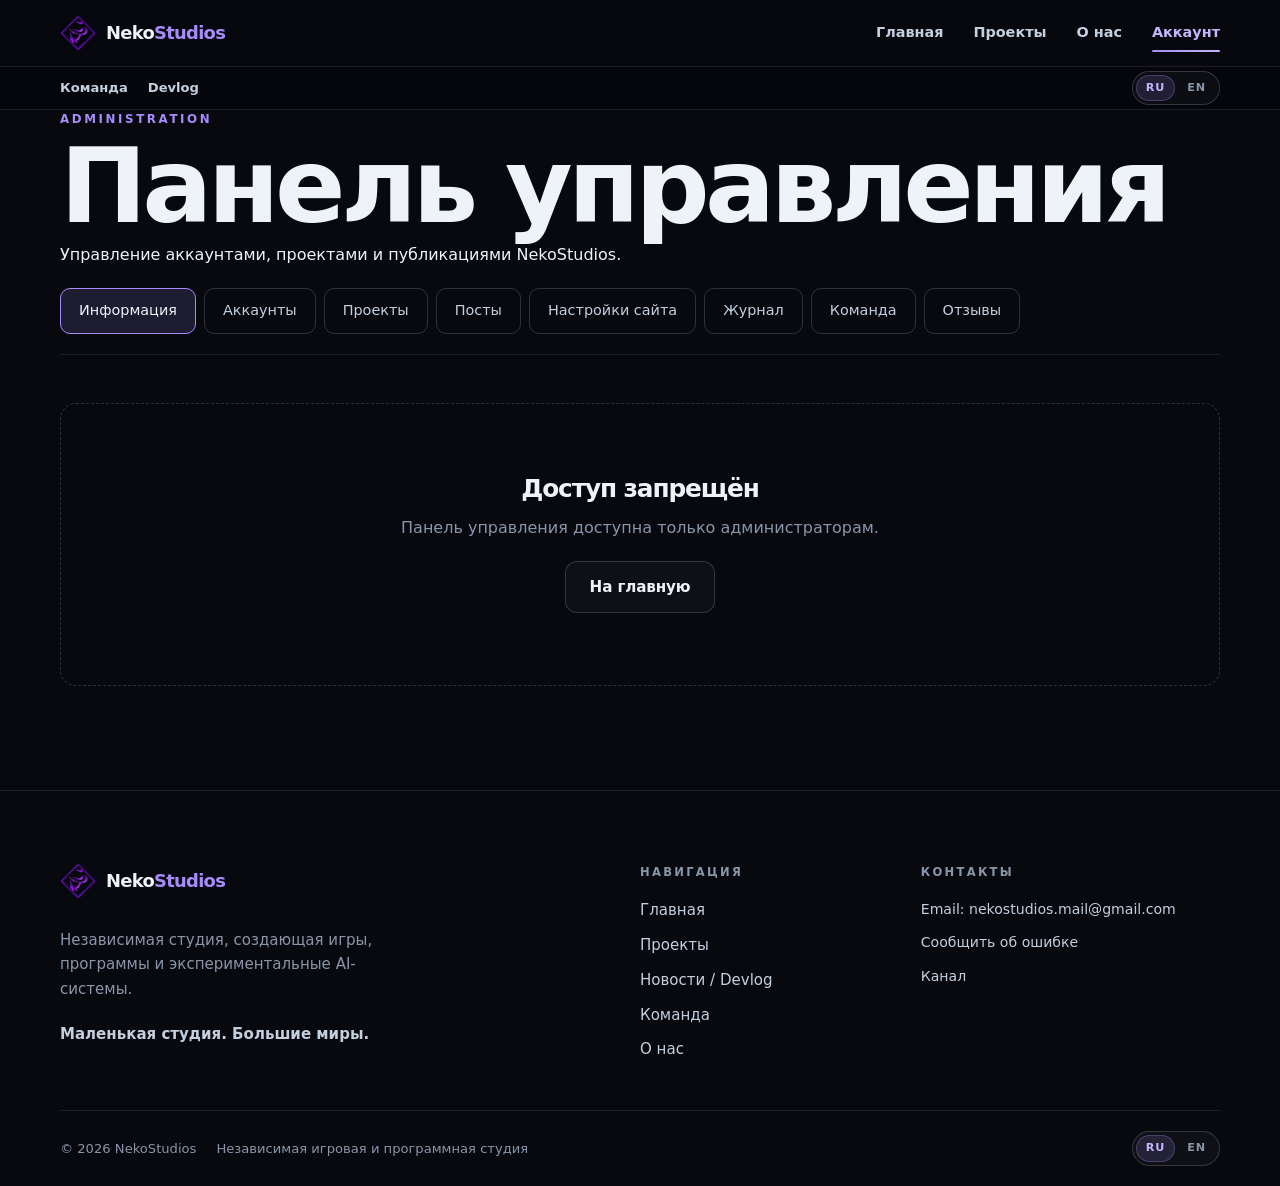
<file: admin.html>
<!DOCTYPE html>
<html lang="ru">
<head>
<meta charset="utf-8">
<meta name="viewport" content="width=device-width, initial-scale=1">
<meta name="description" content="NekoStudios administration panel.">
<meta name="theme-color" content="#07090f">
<title>Панель управления — NekoStudios</title>
<link rel="stylesheet" href="css/tokens.css">
<link rel="stylesheet" href="css/base.css">
<link rel="stylesheet" href="css/layout.css">
<link rel="stylesheet" href="css/components.css">
<link rel="stylesheet" href="css/auth.css">
<link rel="stylesheet" href="css/admin.css">
<script src="js/site.js" defer></script>
<script src="js/config.js" defer></script>
<script src="js/api.js" defer></script>
<script src="js/site-settings.js" defer></script>
<script src="js/auth.js" defer></script>
<script src="js/ui.js" defer></script>
<script src="js/i18n.js" defer></script>
<script src="js/admin.js" defer></script>
</head>
<body data-page="auth" data-auth-page="admin">
<a class="skip-link" href="#content" data-i18n="skip">Перейти к содержимому</a>
<div data-site-header data-active="account" data-base="index.html"></div>
<main id="content">
  <section class="page-hero"><div class="container">
    <p class="eyebrow">Administration</p>
    <h1>Панель управления</h1>
    <p class="page-support">Управление аккаунтами, проектами и публикациями NekoStudios.</p>
  </div></section>
  <div class="container admin-tabs" id="admin-tabs" role="tablist">
    <button type="button" class="admin-tab is-active" data-tab="info">Информация</button>
    <button type="button" class="admin-tab" data-tab="accounts">Аккаунты</button>
    <button type="button" class="admin-tab" data-tab="projects">Проекты</button>
    <button type="button" class="admin-tab" data-tab="posts">Посты</button>
    <button type="button" class="admin-tab" data-tab="settings">Настройки сайта</button>
    <button type="button" class="admin-tab" data-tab="log">Журнал</button>
    <button type="button" class="admin-tab" data-tab="team" data-i18n="team">Team</button>
    <button type="button" class="admin-tab" data-tab="reviews" data-i18n="reviews">Reviews</button>
  </div>
  <section class="container admin-panel" id="admin-panel"></section>
</main>
<div data-site-footer data-active="account" data-base="index.html"></div>
</body>
</html>
</file>
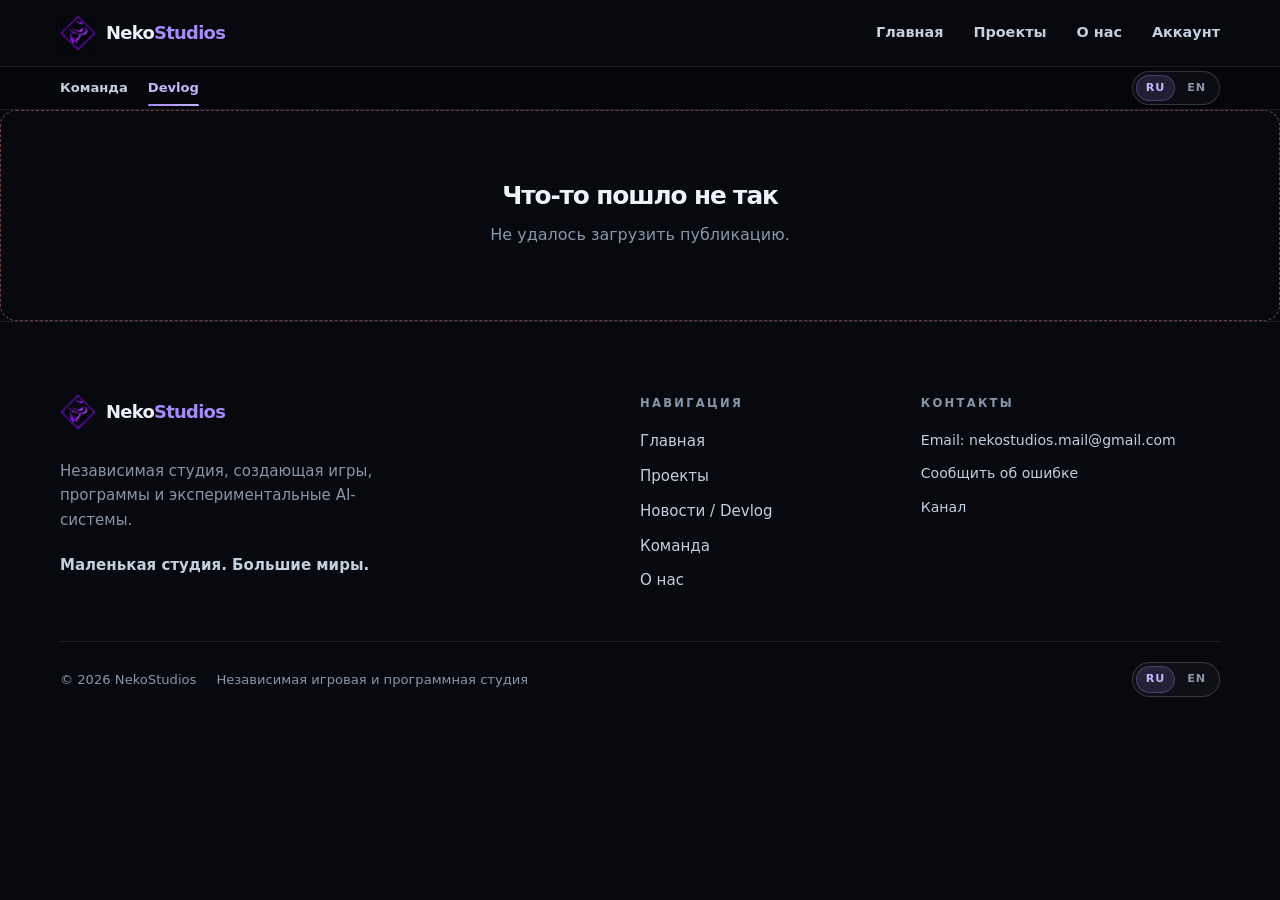
<file: article.html>
<!DOCTYPE html>
<html lang="ru">
<head>
<meta charset="utf-8">
<meta name="viewport" content="width=device-width, initial-scale=1">
<meta name="description" content="Статья NekoStudios из раздела новостей и devlog.">
<meta name="theme-color" content="#07090f">
<title>Статья — NekoStudios</title>
<link rel="stylesheet" href="css/tokens.css">
<link rel="stylesheet" href="css/base.css">
<link rel="stylesheet" href="css/layout.css">
<link rel="stylesheet" href="css/components.css">
<link rel="stylesheet" href="css/projects.css">
<link rel="stylesheet" href="css/news.css">
<script src="js/site.js" defer></script>
<script src="js/config.js" defer></script>
<script src="js/api.js" defer></script>
<script src="js/site-settings.js" defer></script>
<script src="js/auth.js" defer></script>
<script src="js/data.js" defer></script>
<script src="js/news-data.js" defer></script>
<script src="js/ui.js" defer></script>
<script src="js/i18n.js" defer></script>
<script src="js/repository.js" defer></script>
<script src="js/components.js" defer></script>
<script src="js/news-components.js" defer></script>
<script src="js/article.js" defer></script>
</head>
<body data-page="news">
<a class="skip-link" href="#content" data-i18n="skip">Перейти к содержимому</a>

<div data-site-header data-active="news" data-base="index.html"></div>

<main id="content">
  <div id="article-content"></div>
</main>

<div data-site-footer data-active="news" data-base="index.html"></div>
</body>
</html>
</file>
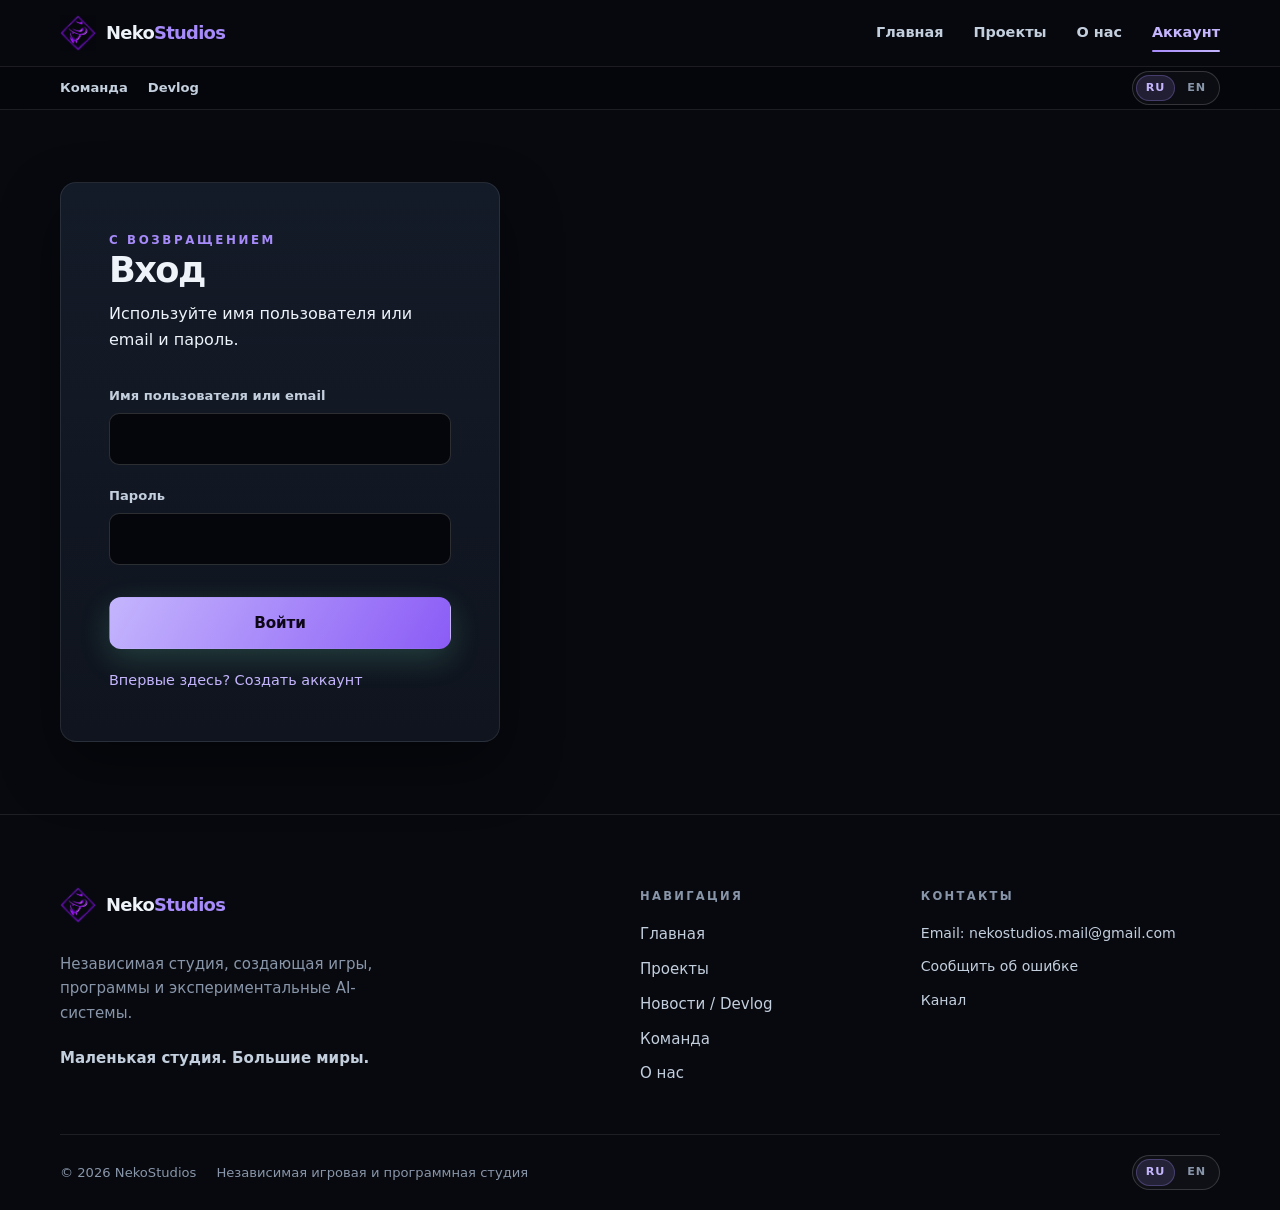
<file: login.html>
<!DOCTYPE html>
<html lang="ru">
<head>
<meta charset="utf-8">
<meta name="viewport" content="width=device-width, initial-scale=1">
<meta name="description" content="Вход в NekoStudios.">
<meta name="theme-color" content="#07090f">
<title>Вход — NekoStudios</title>
<link rel="stylesheet" href="css/tokens.css">
<link rel="stylesheet" href="css/base.css">
<link rel="stylesheet" href="css/layout.css">
<link rel="stylesheet" href="css/components.css">
<link rel="stylesheet" href="css/auth.css">
<script src="js/site.js" defer></script>
<script src="js/config.js" defer></script>
<script src="js/api.js" defer></script>
<script src="js/site-settings.js" defer></script>
<script src="js/auth.js" defer></script>
<script src="js/ui.js" defer></script>
<script src="js/i18n.js" defer></script>
<script src="js/auth-pages.js" defer></script>
</head>
<body data-page="auth" data-auth-page="login">
<a class="skip-link" href="#content" data-i18n="skip">Перейти к содержимому</a>
<div data-site-header data-active="account" data-base="index.html"></div>
<main id="content">
  <section class="auth-page"><div class="container">
    <div class="auth-card">
      <p class="eyebrow" data-i18n="login_eyebrow">С возвращением</p>
      <h1 data-i18n="login">Вход</h1>
      <p class="page-support" data-i18n="login_support">Используйте имя пользователя или email и пароль.</p>
      <label class="auth-field"><span data-i18n="username_or_email">Имя пользователя или email</span>
        <input id="login-identity" type="text" autocomplete="username" required></label>
      <label class="auth-field"><span data-i18n="password">Пароль</span>
        <input id="login-password" type="password" autocomplete="current-password" required></label>
      <div class="auth-error" id="auth-error" role="alert"></div>
      <button type="button" class="btn btn--primary auth-submit" id="login-submit" data-i18n="login_submit">Войти</button>
      <a class="auth-link" href="register.html" data-i18n="new_here">Впервые здесь? Создать аккаунт</a>
    </div>
  </div></section>
</main>
<div data-site-footer data-active="account" data-base="index.html"></div>
</body>
</html>
</file>
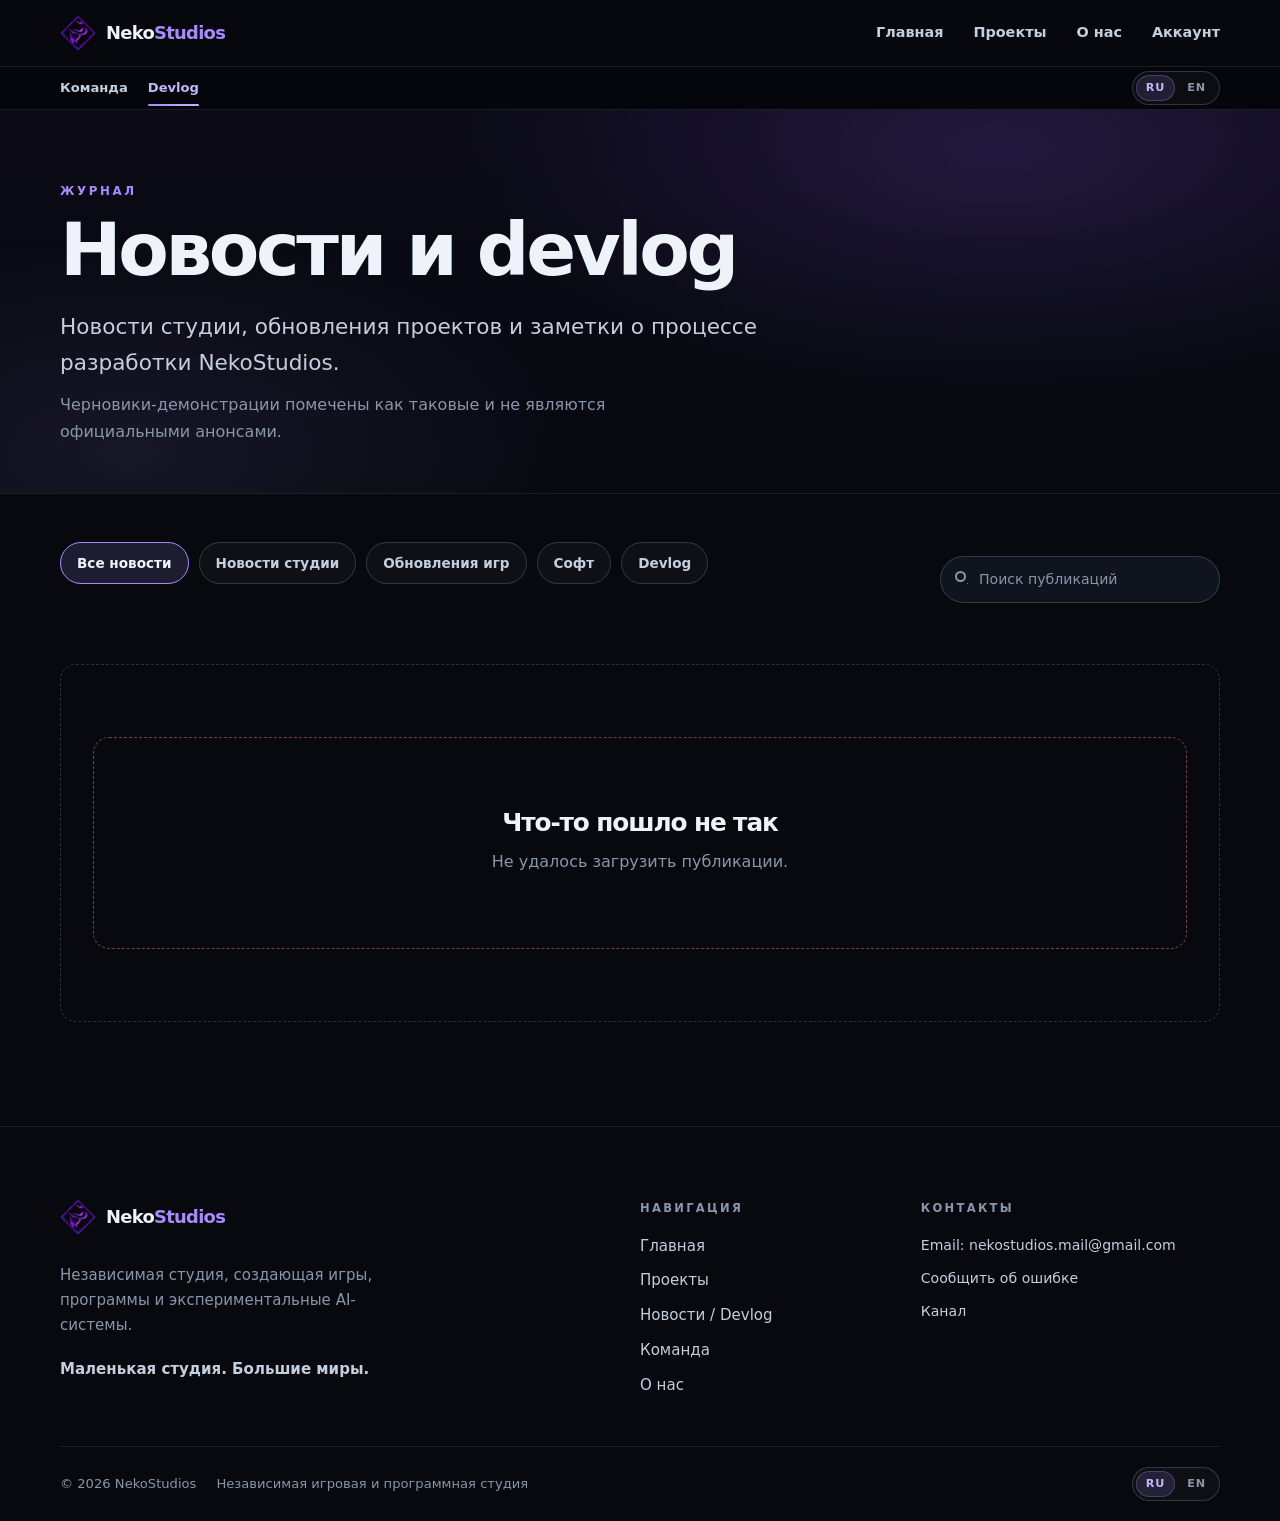
<file: news.html>
<!DOCTYPE html>
<html lang="ru">
<head>
<meta charset="utf-8">
<meta name="viewport" content="width=device-width, initial-scale=1">
<meta name="description" content="Новости и devlog NekoStudios — новости студии, обновления проектов и заметки о разработке.">
<meta name="theme-color" content="#07090f">
<title>Новости и devlog — NekoStudios</title>
<link rel="stylesheet" href="css/tokens.css">
<link rel="stylesheet" href="css/base.css">
<link rel="stylesheet" href="css/layout.css">
<link rel="stylesheet" href="css/components.css">
<link rel="stylesheet" href="css/projects.css">
<link rel="stylesheet" href="css/news.css">
<script src="js/site.js" defer></script>
<script src="js/config.js" defer></script>
<script src="js/api.js" defer></script>
<script src="js/site-settings.js" defer></script>
<script src="js/auth.js" defer></script>
<script src="js/data.js" defer></script>
<script src="js/news-data.js" defer></script>
<script src="js/ui.js" defer></script>
<script src="js/i18n.js" defer></script>
<script src="js/repository.js" defer></script>
<script src="js/components.js" defer></script>
<script src="js/news-components.js" defer></script>
<script src="js/news.js" defer></script>
</head>
<body data-page="news">
<a class="skip-link" href="#content" data-i18n="skip">Перейти к содержимому</a>

<div data-site-header data-active="news" data-base="index.html"></div>

<main id="content">
  <section class="page-hero" aria-labelledby="news-title">
    <div class="container">
      <p class="eyebrow" data-i18n="news_eyebrow">Журнал</p>
      <h1 id="news-title" data-i18n="news_title">Новости и devlog</h1>
      <p class="page-subtitle" data-i18n="news_subtitle">Новости студии, обновления проектов и заметки о процессе разработки NekoStudios.</p>
      <p class="page-support" data-i18n="news_support">Черновики-демонстрации помечены как таковые и не являются официальными анонсами.</p>
    </div>
  </section>

  <section class="section catalog" id="news-section" aria-label="Publications" data-i18n-aria="news_section_label">
    <div class="container">
      <div class="news-intro">
        <div class="filter-bar" id="news-filters" role="group" aria-label="Filter publications" data-i18n-aria="filter_news_label">
          <button type="button" class="filter-btn is-active" data-category="all" aria-pressed="true" data-i18n="news_filter_all">Все новости</button>
          <button type="button" class="filter-btn" data-category="studio" aria-pressed="false" data-i18n="news_filter_studio">Новости студии</button>
          <button type="button" class="filter-btn" data-category="games" aria-pressed="false" data-i18n="news_filter_games">Обновления игр</button>
          <button type="button" class="filter-btn" data-category="software" aria-pressed="false" data-i18n="news_filter_software">Софт</button>
          <button type="button" class="filter-btn" data-category="devlog" aria-pressed="false" data-i18n="news_filter_devlog">Devlog</button>
        </div>
        <label class="search-field">
          <span class="sr-only" data-i18n="news_search">Поиск публикаций</span>
          <input id="news-search" type="search" placeholder="Поиск публикаций" autocomplete="off" data-i18n-placeholder="news_search">
        </label>
      </div>

      <div id="news-featured" class="news-featured"></div>
      <div id="news-grid" class="news-grid"></div>
      <div id="news-empty" class="empty-state" hidden></div>
      <noscript><p class="notice" data-i18n="news_js_notice">Включите JavaScript, чтобы увидеть публикации.</p></noscript>
    </div>
  </section>
</main>

<div data-site-footer data-active="news" data-base="index.html"></div>
</body>
</html>
</file>
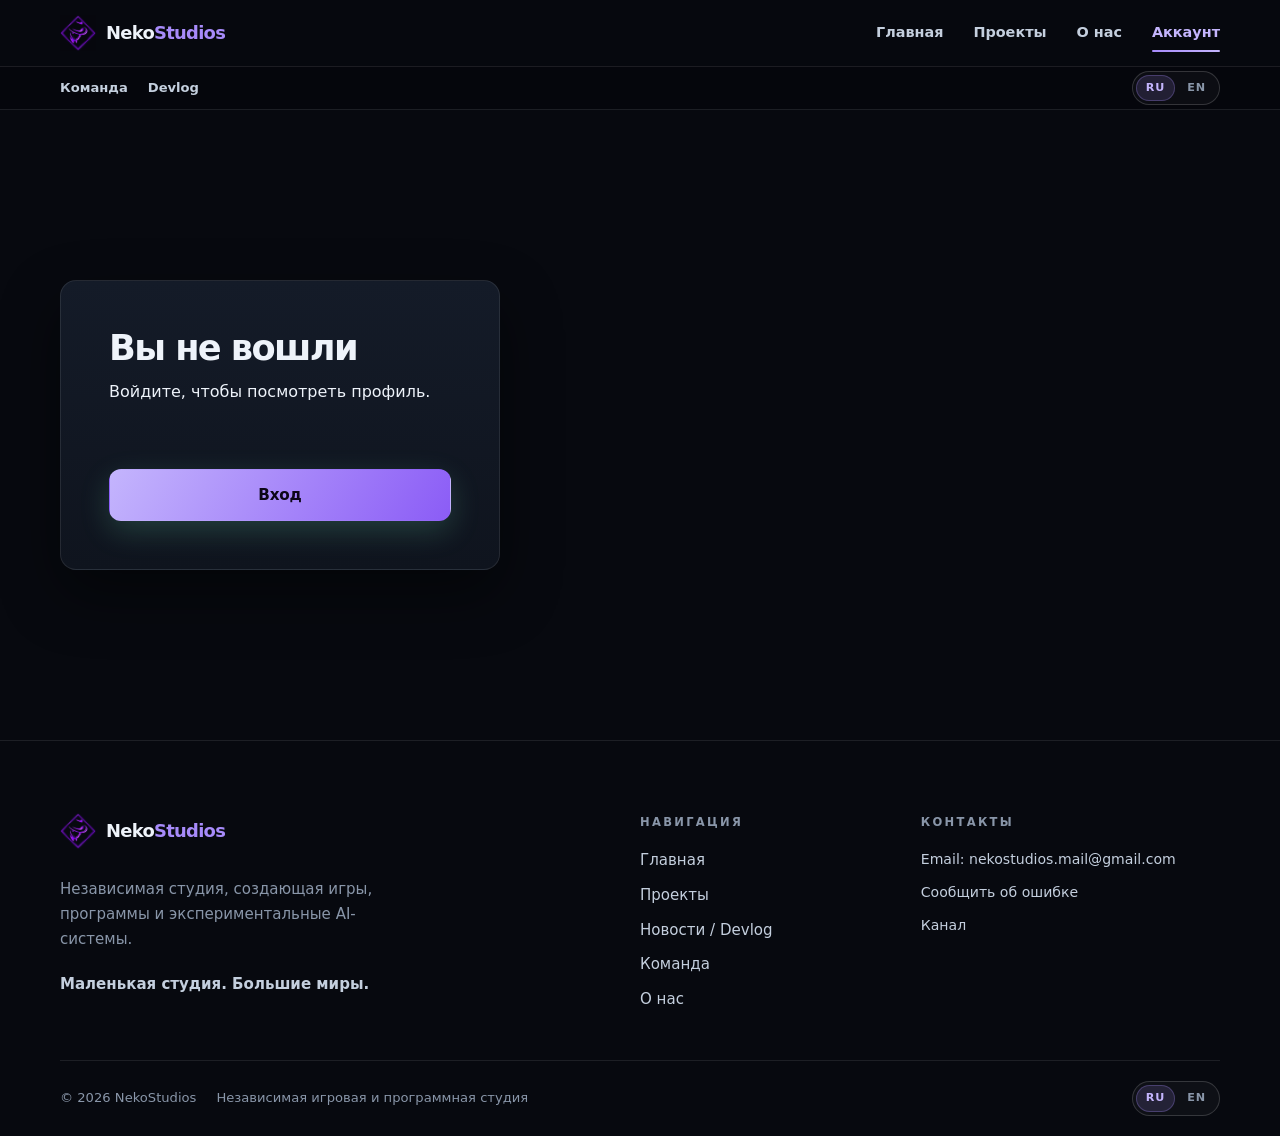
<file: profile.html>
<!DOCTYPE html>
<html lang="ru">
<head>
<meta charset="utf-8">
<meta name="viewport" content="width=device-width, initial-scale=1">
<meta name="description" content="Профиль аккаунта NekoStudios.">
<meta name="theme-color" content="#07090f">
<title>Профиль — NekoStudios</title>
<link rel="stylesheet" href="css/tokens.css">
<link rel="stylesheet" href="css/base.css">
<link rel="stylesheet" href="css/layout.css">
<link rel="stylesheet" href="css/components.css">
<link rel="stylesheet" href="css/auth.css">
<script src="js/site.js" defer></script>
<script src="js/config.js" defer></script>
<script src="js/api.js" defer></script>
<script src="js/site-settings.js" defer></script>
<script src="js/auth.js" defer></script>
<script src="js/ui.js" defer></script>
<script src="js/i18n.js" defer></script>
<script src="js/auth-pages.js" defer></script>
</head>
<body data-page="auth" data-auth-page="profile">
<a class="skip-link" href="#content" data-i18n="skip">Перейти к содержимому</a>
<div data-site-header data-active="account" data-base="index.html"></div>
<main id="content">
  <section class="auth-page"><div class="container" id="profile-content"></div></section>
</main>
<div data-site-footer data-active="account" data-base="index.html"></div>
</body>
</html>
</file>
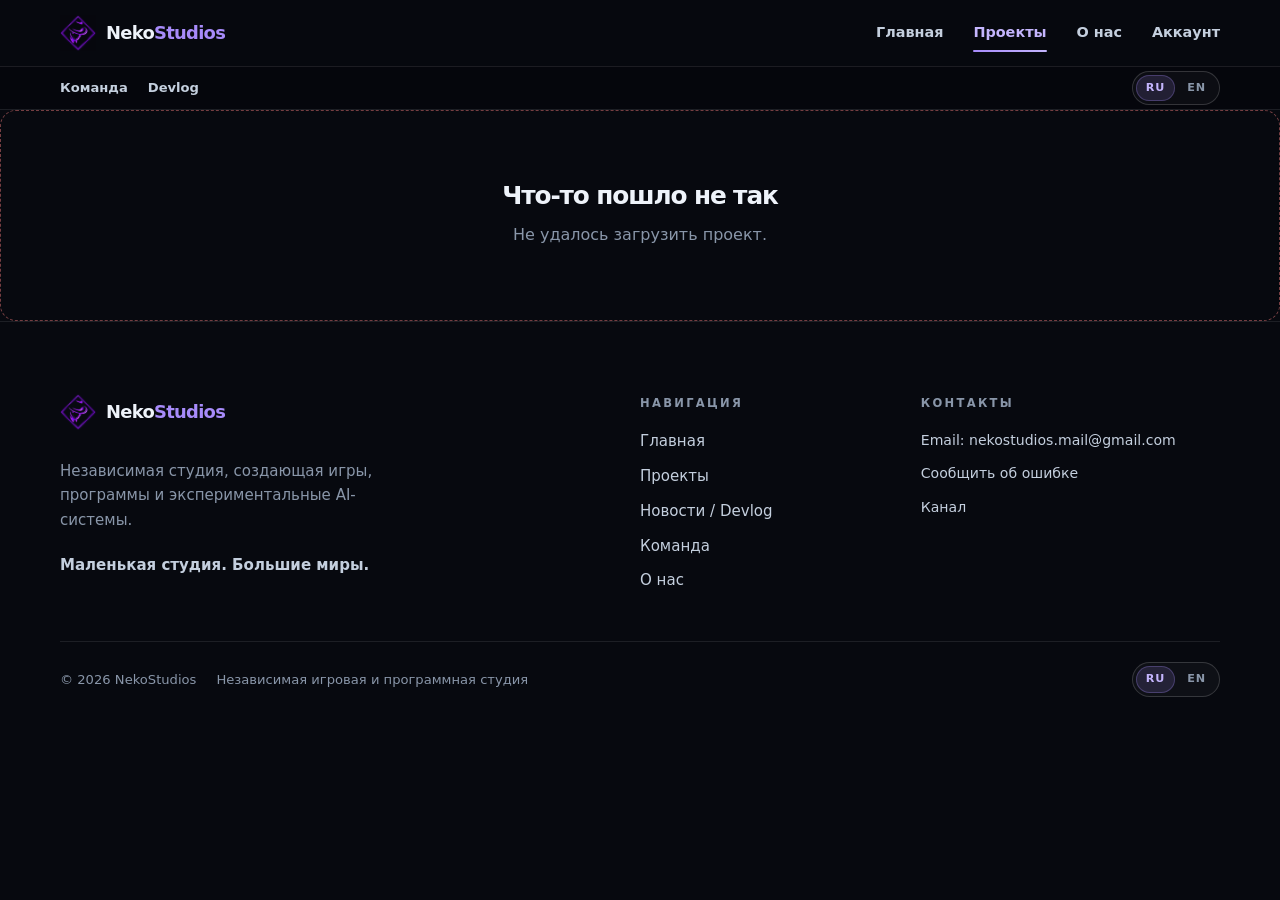
<file: project.html>
<!DOCTYPE html>
<html lang="ru">
<head>
<meta charset="utf-8">
<meta name="viewport" content="width=device-width, initial-scale=1">
<meta name="description" content="Подробности проекта NekoStudios.">
<meta name="theme-color" content="#07090f">
<title>Проект — NekoStudios</title>
<link rel="stylesheet" href="css/tokens.css">
<link rel="stylesheet" href="css/base.css">
<link rel="stylesheet" href="css/layout.css">
<link rel="stylesheet" href="css/components.css">
<link rel="stylesheet" href="css/projects.css">
<link rel="stylesheet" href="css/reviews.css">
<script src="js/site.js" defer></script>
<script src="js/config.js" defer></script>
<script src="js/api.js" defer></script>
<script src="js/site-settings.js" defer></script>
<script src="js/auth.js" defer></script>
<script src="js/data.js" defer></script>
<script src="js/news-data.js" defer></script>
<script src="js/ui.js" defer></script>
<script src="js/i18n.js" defer></script>
<script src="js/repository.js" defer></script>
<script src="js/components.js" defer></script>
<script src="js/news-components.js" defer></script>
<script src="js/reviews-ui.js" defer></script>
<script src="js/project.js" defer></script>
</head>
<body data-page="project">
<a class="skip-link" href="#content" data-i18n="skip">Перейти к содержимому</a>

<div data-site-header data-active="projects" data-base="index.html"></div>

<main id="content">
  <div id="detail-content"></div>
</main>

<div data-site-footer data-active="projects" data-base="index.html"></div>
</body>
</html>
</file>
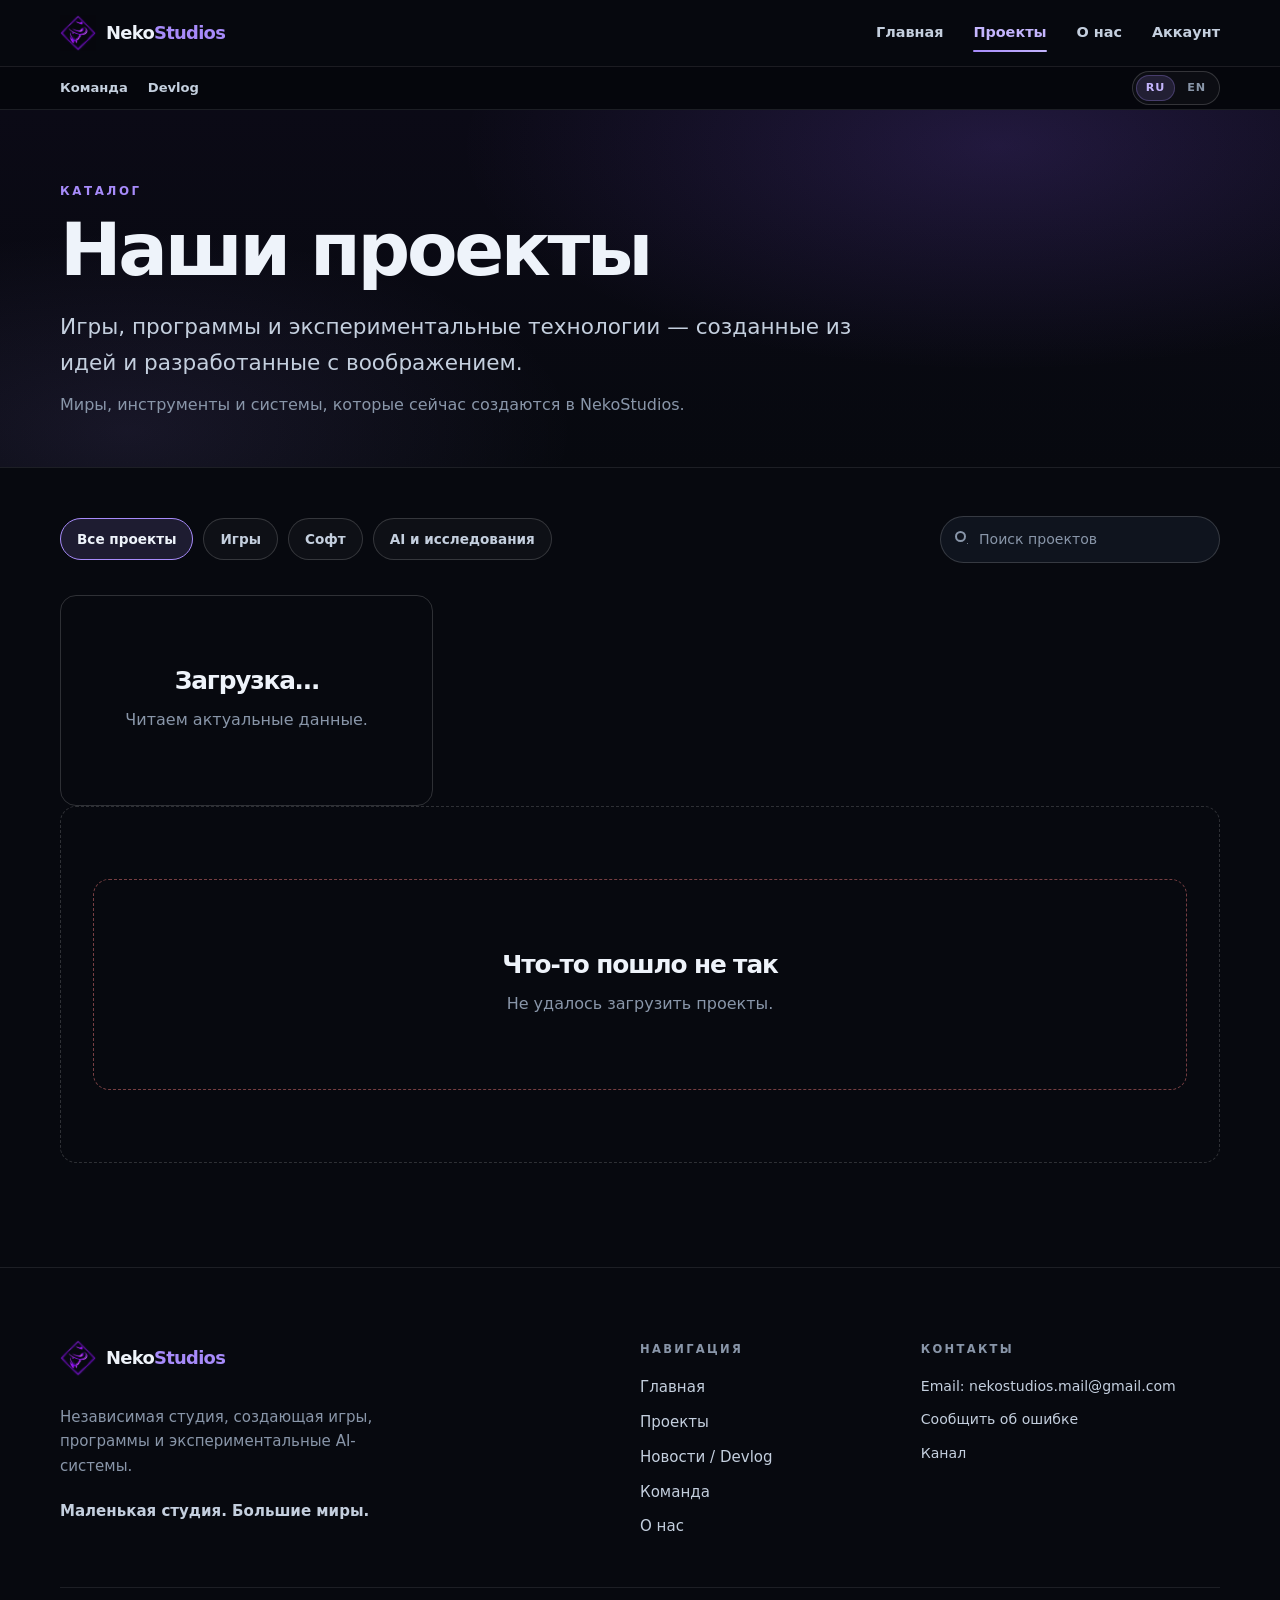
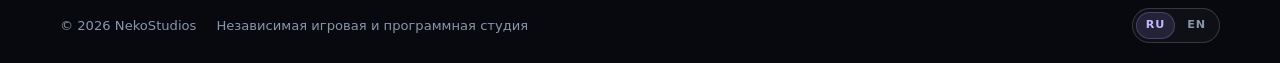
<file: projects.html>
<!DOCTYPE html>
<html lang="ru">
<head>
<meta charset="utf-8">
<meta name="viewport" content="width=device-width, initial-scale=1">
<meta name="description" content="Проекты NekoStudios — игры, программы и экспериментальные технологии.">
<meta name="theme-color" content="#07090f">
<title>Проекты — NekoStudios</title>
<link rel="stylesheet" href="css/tokens.css">
<link rel="stylesheet" href="css/base.css">
<link rel="stylesheet" href="css/layout.css">
<link rel="stylesheet" href="css/components.css">
<link rel="stylesheet" href="css/projects.css">
<script src="js/site.js" defer></script>
<script src="js/config.js" defer></script>
<script src="js/api.js" defer></script>
<script src="js/site-settings.js" defer></script>
<script src="js/auth.js" defer></script>
<script src="js/data.js" defer></script>
<script src="js/news-data.js" defer></script>
<script src="js/ui.js" defer></script>
<script src="js/i18n.js" defer></script>
<script src="js/repository.js" defer></script>
<script src="js/components.js" defer></script>
<script src="js/news-components.js" defer></script>
<script src="js/projects.js" defer></script>
</head>
<body data-page="projects">
<a class="skip-link" href="#content" data-i18n="skip">Перейти к содержимому</a>

<div data-site-header data-active="projects" data-base="index.html"></div>

<main id="content">
  <section class="page-hero" aria-labelledby="projects-page-title">
    <div class="container">
      <p class="eyebrow" data-i18n="projects_eyebrow">Каталог</p>
      <h1 id="projects-page-title" data-i18n="projects_title">Наши проекты</h1>
      <p class="page-subtitle" data-i18n="projects_subtitle">Игры, программы и экспериментальные технологии — созданные из идей и разработанные с воображением.</p>
      <p class="page-support" data-i18n="projects_support">Миры, инструменты и системы, которые сейчас создаются в NekoStudios.</p>
    </div>
  </section>

  <section class="section catalog" id="catalog" aria-label="Project catalog" data-i18n-aria="projects_catalog_label">
    <div class="container">
      <div class="catalog-toolbar">
        <div class="filter-bar" id="project-filters" role="group" aria-label="Filter projects" data-i18n-aria="filter_projects_label">
          <button type="button" class="filter-btn is-active" data-filter="all" aria-pressed="true" data-i18n="filter_all">Все проекты</button>
          <button type="button" class="filter-btn" data-filter="games" aria-pressed="false" data-i18n="filter_games">Игры</button>
          <button type="button" class="filter-btn" data-filter="software" aria-pressed="false" data-i18n="filter_software">Софт</button>
          <button type="button" class="filter-btn" data-filter="ai-research" aria-pressed="false" data-i18n="filter_ai">AI и исследования</button>
        </div>
        <label class="search-field">
          <span class="sr-only" data-i18n="projects_search">Поиск проектов</span>
          <input id="project-search" type="search" placeholder="Поиск проектов" autocomplete="off" data-i18n-placeholder="projects_search">
        </label>
      </div>

      <div class="project-grid" id="project-grid"></div>
      <div class="empty-state" id="catalog-empty" hidden></div>
      <noscript><p class="notice" data-i18n="projects_js_notice">Включите JavaScript, чтобы увидеть каталог проектов.</p></noscript>
    </div>
  </section>
</main>

<div data-site-footer data-active="projects" data-base="index.html"></div>
</body>
</html>
</file>
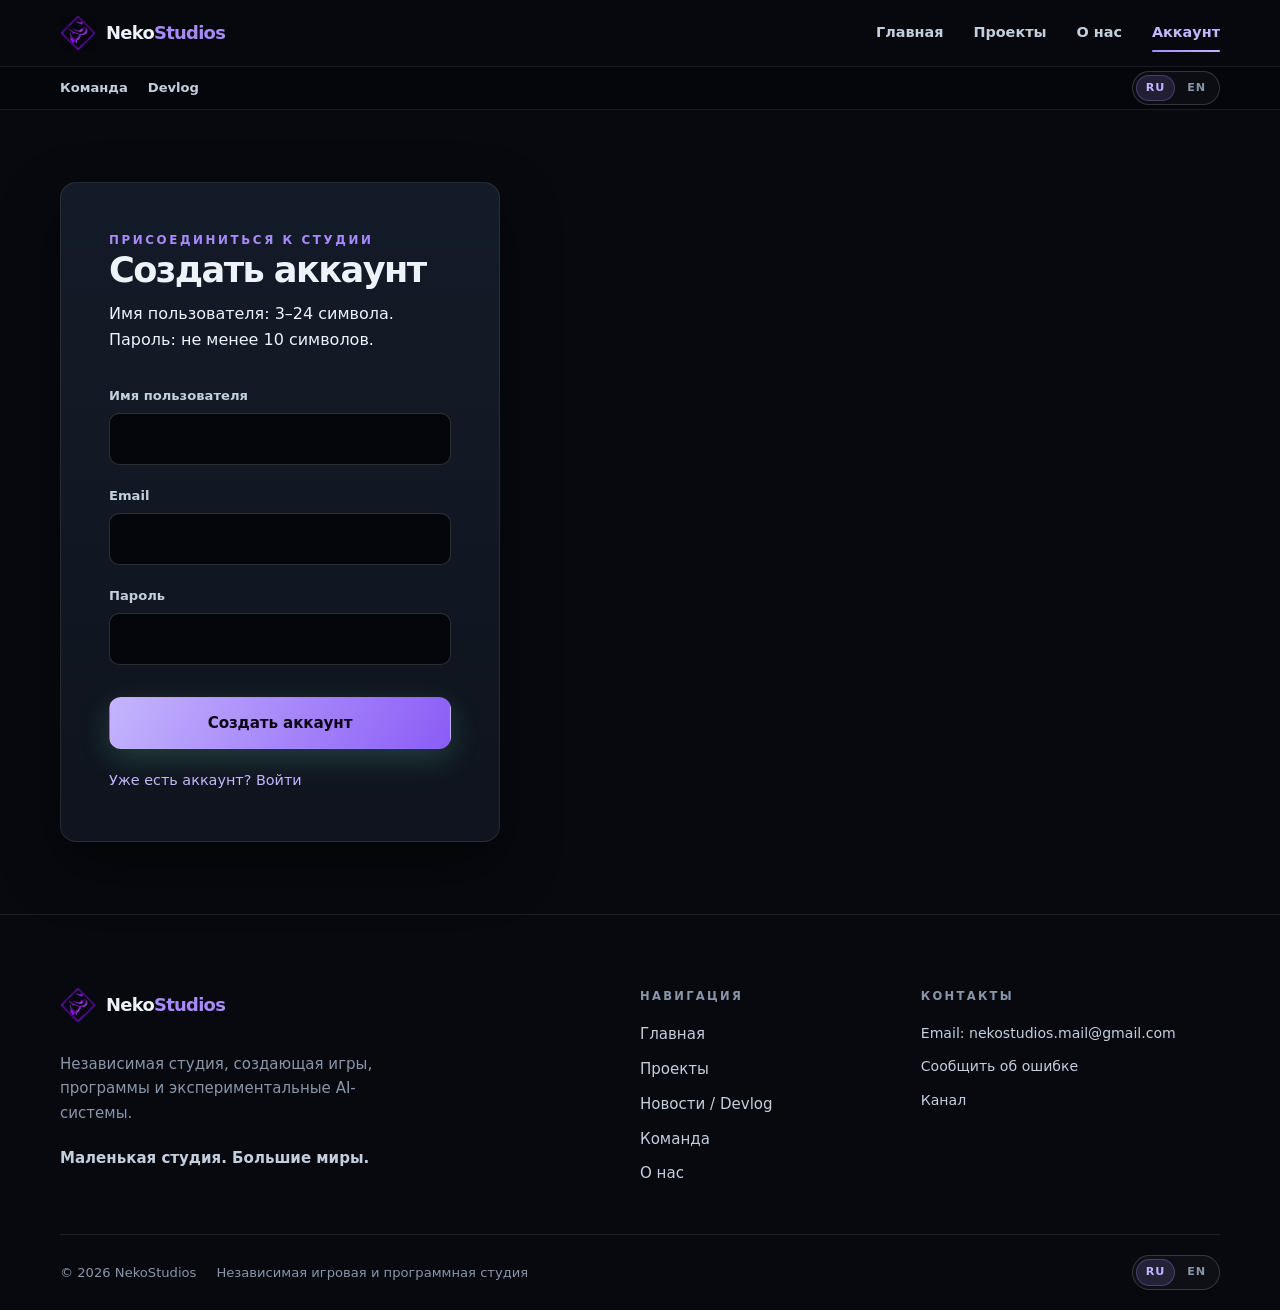
<file: register.html>
<!DOCTYPE html>
<html lang="ru">
<head>
<meta charset="utf-8">
<meta name="viewport" content="width=device-width, initial-scale=1">
<meta name="description" content="Создать аккаунт NekoStudios.">
<meta name="theme-color" content="#07090f">
<title>Регистрация — NekoStudios</title>
<link rel="stylesheet" href="css/tokens.css">
<link rel="stylesheet" href="css/base.css">
<link rel="stylesheet" href="css/layout.css">
<link rel="stylesheet" href="css/components.css">
<link rel="stylesheet" href="css/auth.css">
<script src="js/site.js" defer></script>
<script src="js/config.js" defer></script>
<script src="js/api.js" defer></script>
<script src="js/site-settings.js" defer></script>
<script src="js/auth.js" defer></script>
<script src="js/ui.js" defer></script>
<script src="js/i18n.js" defer></script>
<script src="js/auth-pages.js" defer></script>
</head>
<body data-page="auth" data-auth-page="register">
<a class="skip-link" href="#content" data-i18n="skip">Перейти к содержимому</a>
<div data-site-header data-active="account" data-base="index.html"></div>
<main id="content">
  <section class="auth-page"><div class="container">
    <div class="auth-card">
      <p class="eyebrow" data-i18n="register_eyebrow">Присоединиться к студии</p>
      <h1 data-i18n="create_account">Создать аккаунт</h1>
      <p class="page-support" data-i18n="register_support">Имя пользователя: 3–24 символа. Пароль: не менее 10 символов.</p>
      <label class="auth-field"><span data-i18n="username">Имя пользователя</span>
        <input id="reg-username" type="text" autocomplete="username" required></label>
      <label class="auth-field"><span data-i18n="email">Email</span>
        <input id="reg-email" type="email" autocomplete="email" required></label>
      <label class="auth-field"><span data-i18n="password">Пароль</span>
        <input id="reg-password" type="password" autocomplete="new-password" required></label>
      <div class="auth-error" id="auth-error" role="alert"></div>
      <button type="button" class="btn btn--primary auth-submit" id="reg-submit" data-i18n="register_submit">Создать аккаунт</button>
      <a class="auth-link" href="login.html" data-i18n="have_account">Уже есть аккаунт? Войти</a>
    </div>
  </div></section>
</main>
<div data-site-footer data-active="account" data-base="index.html"></div>
</body>
</html>
</file>
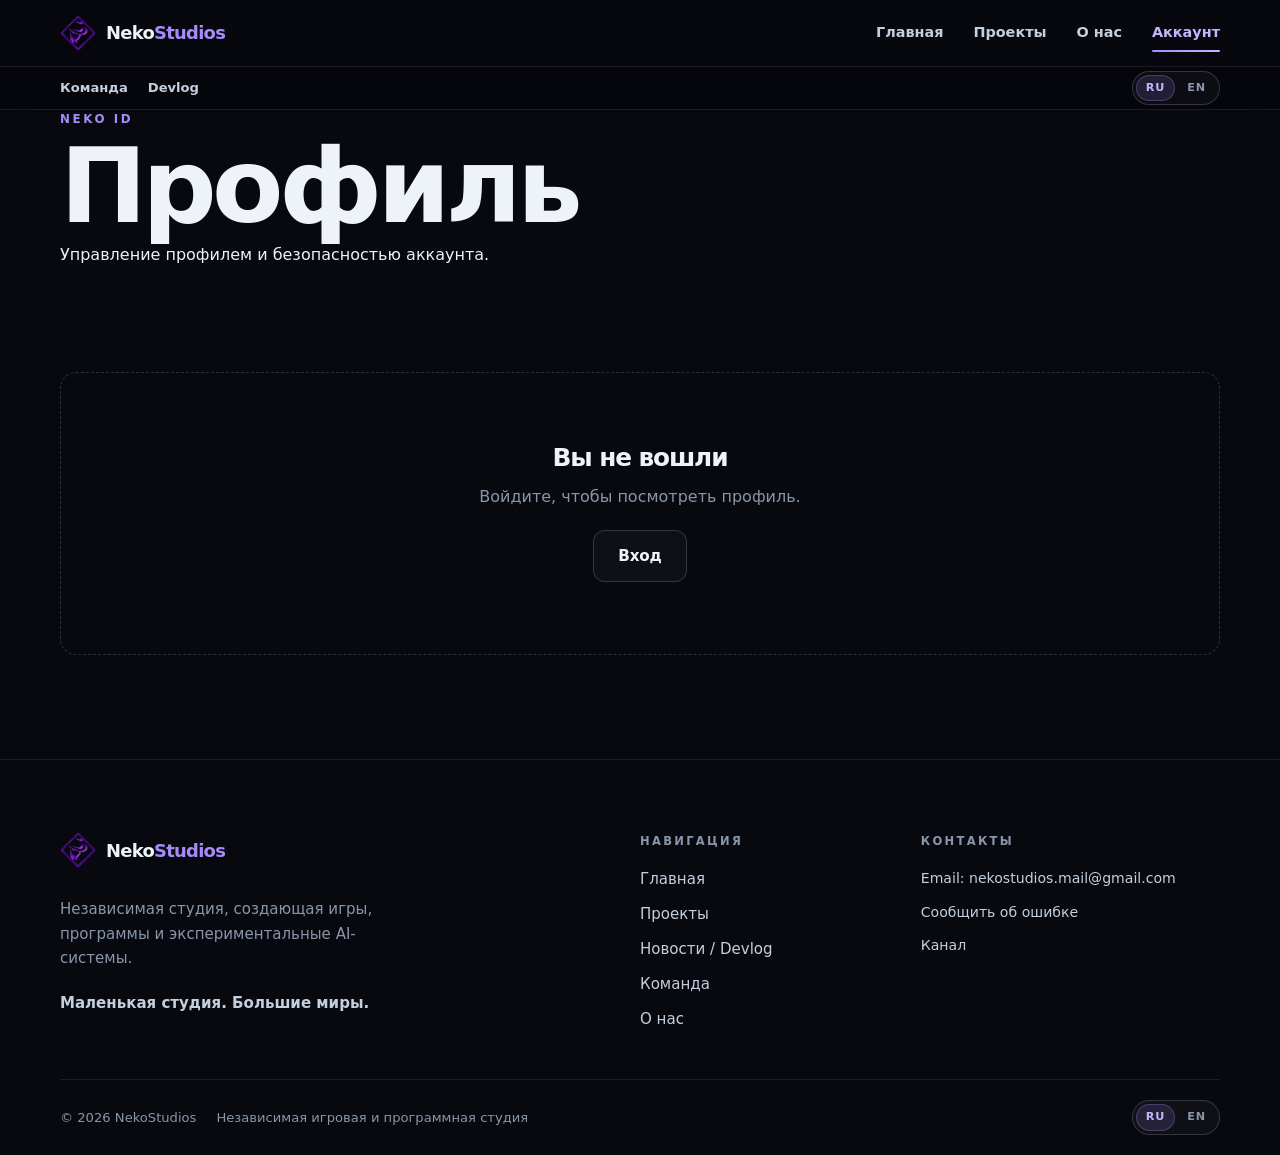
<file: settings.html>
<!DOCTYPE html>
<html lang="ru">
<head>
<meta charset="utf-8">
<meta name="viewport" content="width=device-width, initial-scale=1">
<meta name="description" content="Настройки Neko ID">
<meta name="theme-color" content="#07090f">
<title>Neko ID — Настройки</title>
<link rel="stylesheet" href="css/tokens.css">
<link rel="stylesheet" href="css/base.css">
<link rel="stylesheet" href="css/layout.css">
<link rel="stylesheet" href="css/components.css">
<link rel="stylesheet" href="css/auth.css">
<link rel="stylesheet" href="css/settings.css">
<script src="js/site.js" defer></script>
<script src="js/config.js" defer></script>
<script src="js/api.js" defer></script>
<script src="js/site-settings.js" defer></script>
<script src="js/auth.js" defer></script>
<script src="js/ui.js" defer></script>
<script src="js/i18n.js" defer></script>
<script src="js/account.js" defer></script>
<script src="js/settings-page.js" defer></script>
</head>
<body data-page="auth" data-auth-page="settings">
<a class="skip-link" href="#content" data-i18n="skip">Перейти к содержимому</a>
<div data-site-header data-active="account" data-base="index.html"></div>
<main id="content">
  <section class="page-hero"><div class="container">
    <p class="eyebrow">Neko ID</p>
    <h1 data-i18n="profile">Профиль</h1>
    <p class="page-support" data-i18n="account_profile_support">Управление профилем и безопасностью аккаунта.</p>
  </div></section>
  <section class="section catalog"><div class="container" id="settings-content"></div></section>
</main>
<div data-site-footer data-active="account" data-base="index.html"></div>
</body>
</html>
</file>
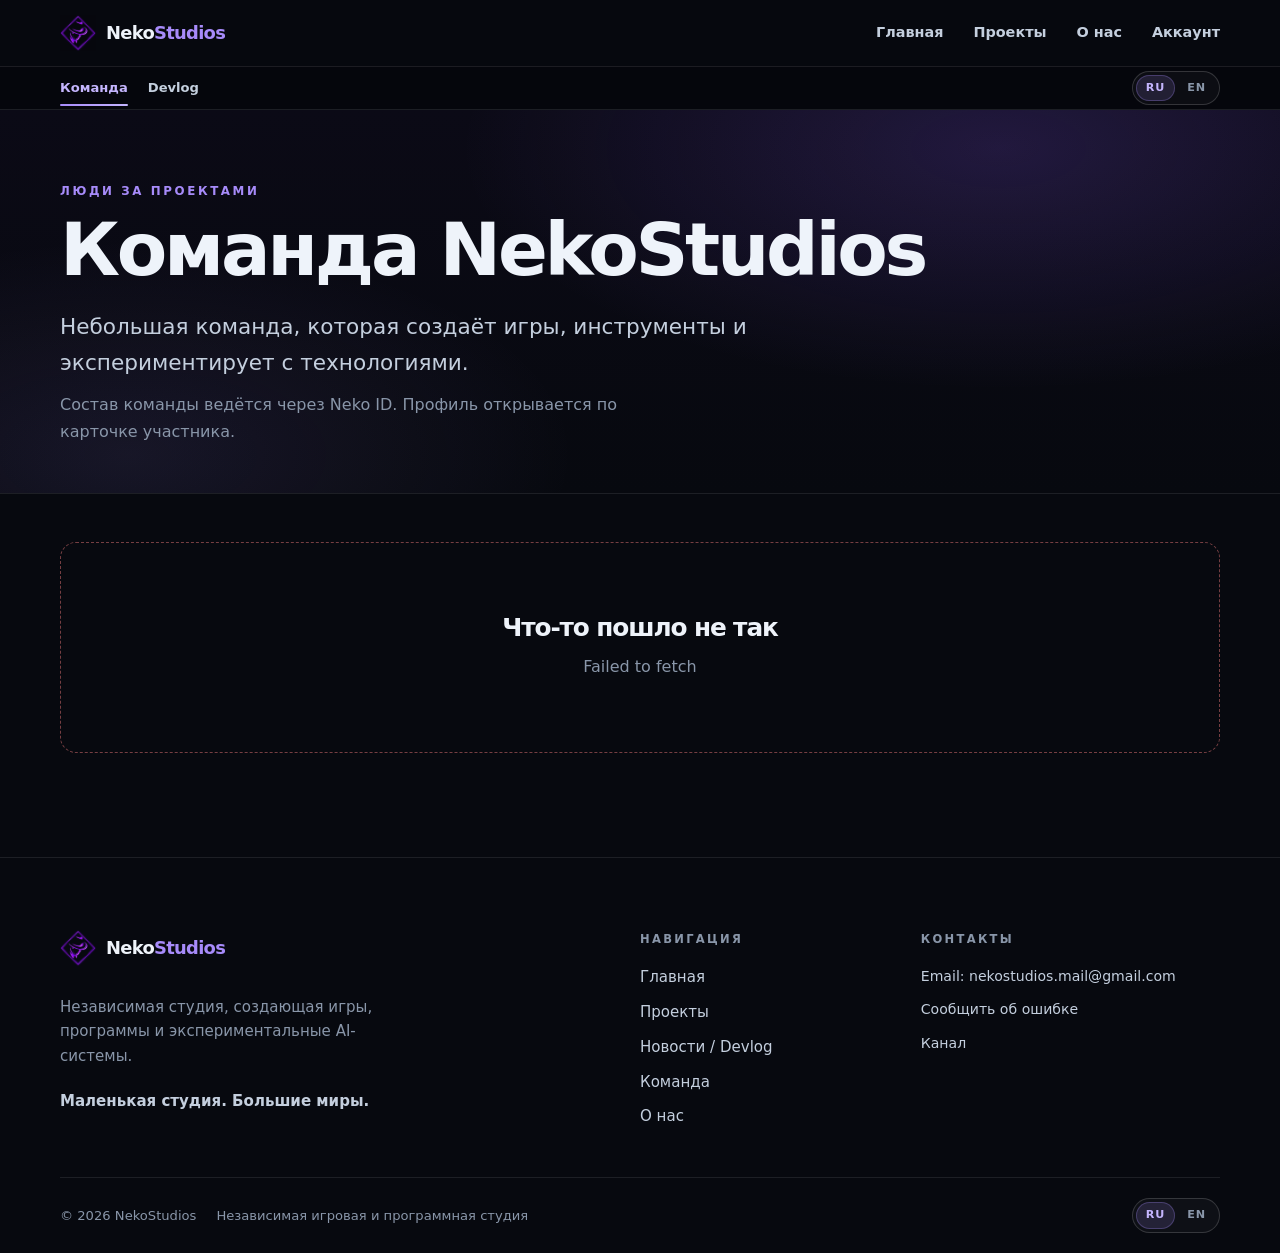
<file: team.html>
<!DOCTYPE html>
<html lang="ru">
<head>
<meta charset="utf-8">
<meta name="viewport" content="width=device-width, initial-scale=1">
<meta name="description" content="Команда NekoStudios — люди, которые создают игры, инструменты и экспериментируют с технологиями.">
<meta name="theme-color" content="#07090f">
<title>Команда — NekoStudios</title>
<link rel="stylesheet" href="css/tokens.css">
<link rel="stylesheet" href="css/base.css">
<link rel="stylesheet" href="css/layout.css">
<link rel="stylesheet" href="css/components.css">
<link rel="stylesheet" href="css/projects.css">
<link rel="stylesheet" href="css/team.css">
<script src="js/site.js" defer></script>
<script src="js/config.js" defer></script>
<script src="js/api.js" defer></script>
<script src="js/ui.js" defer></script>
<script src="js/i18n.js" defer></script>
<script src="js/site-settings.js" defer></script>
<script src="js/team.js" defer></script>
</head>
<body data-page="team">
<a class="skip-link" href="#content" data-i18n="skip">Перейти к содержимому</a>

<div data-site-header data-active="team" data-base="index.html"></div>

<main id="content">
  <section class="page-hero" aria-labelledby="team-title">
    <div class="container">
      <p class="eyebrow" data-i18n="team_eyebrow">Люди за проектами</p>
      <h1 id="team-title" data-i18n="team_title">Команда NekoStudios</h1>
      <p class="page-subtitle" data-i18n="team_subtitle">Небольшая команда, которая создаёт игры, инструменты и экспериментирует с технологиями.</p>
      <p class="page-support" data-i18n="team_support">Состав команды ведётся через Neko ID. Профиль открывается по карточке участника.</p>
    </div>
  </section>

  <section class="section catalog" aria-label="Team roster" data-i18n-aria="team_roster_label">
    <div class="container" id="team-grid"></div>
  </section>
</main>

<div data-site-footer data-active="team" data-base="index.html"></div>
</body>
</html>
</file>
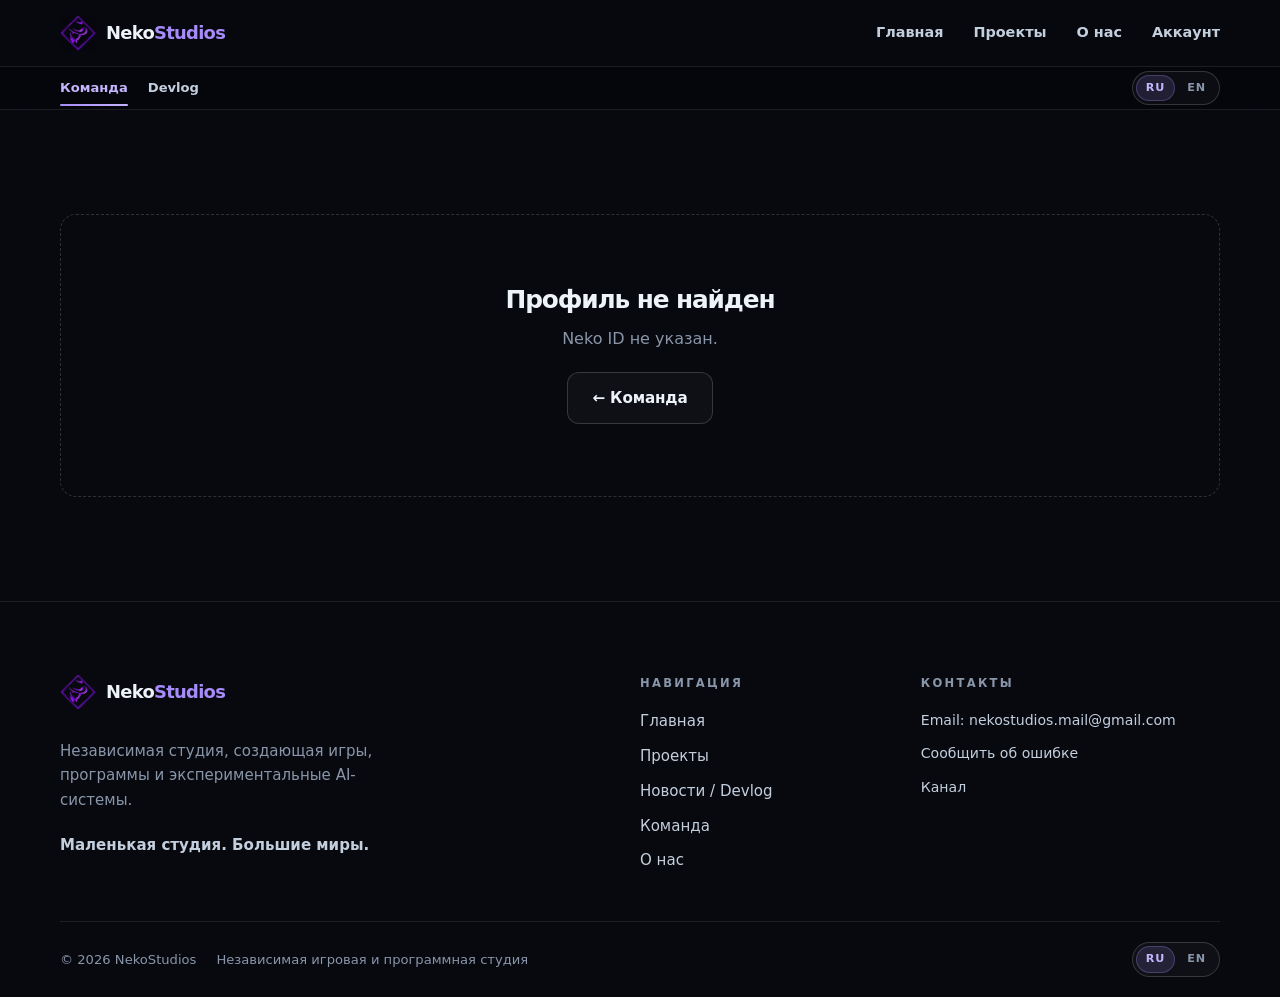
<file: user.html>
<!DOCTYPE html>
<html lang="ru">
<head>
<meta charset="utf-8">
<meta name="viewport" content="width=device-width, initial-scale=1">
<meta name="description" content="Публичный профиль Neko ID.">
<meta name="theme-color" content="#07090f">
<title>Neko ID — NekoStudios</title>
<link rel="stylesheet" href="css/tokens.css">
<link rel="stylesheet" href="css/base.css">
<link rel="stylesheet" href="css/layout.css">
<link rel="stylesheet" href="css/components.css">
<link rel="stylesheet" href="css/auth.css">
<link rel="stylesheet" href="css/settings.css">
<link rel="stylesheet" href="css/team.css">
<script src="js/site.js" defer></script>
<script src="js/config.js" defer></script>
<script src="js/api.js" defer></script>
<script src="js/ui.js" defer></script>
<script src="js/i18n.js" defer></script>
<script src="js/site-settings.js" defer></script>
<script src="js/user-page.js" defer></script>
</head>
<body data-page="team">
<a class="skip-link" href="#content" data-i18n="skip">Перейти к содержимому</a>
<div data-site-header data-active="team" data-base="index.html"></div>
<main id="content">
  <section class="section catalog"><div class="container" id="user-profile"></div></section>
</main>
<div data-site-footer data-active="team" data-base="index.html"></div>
</body>
</html>
</file>
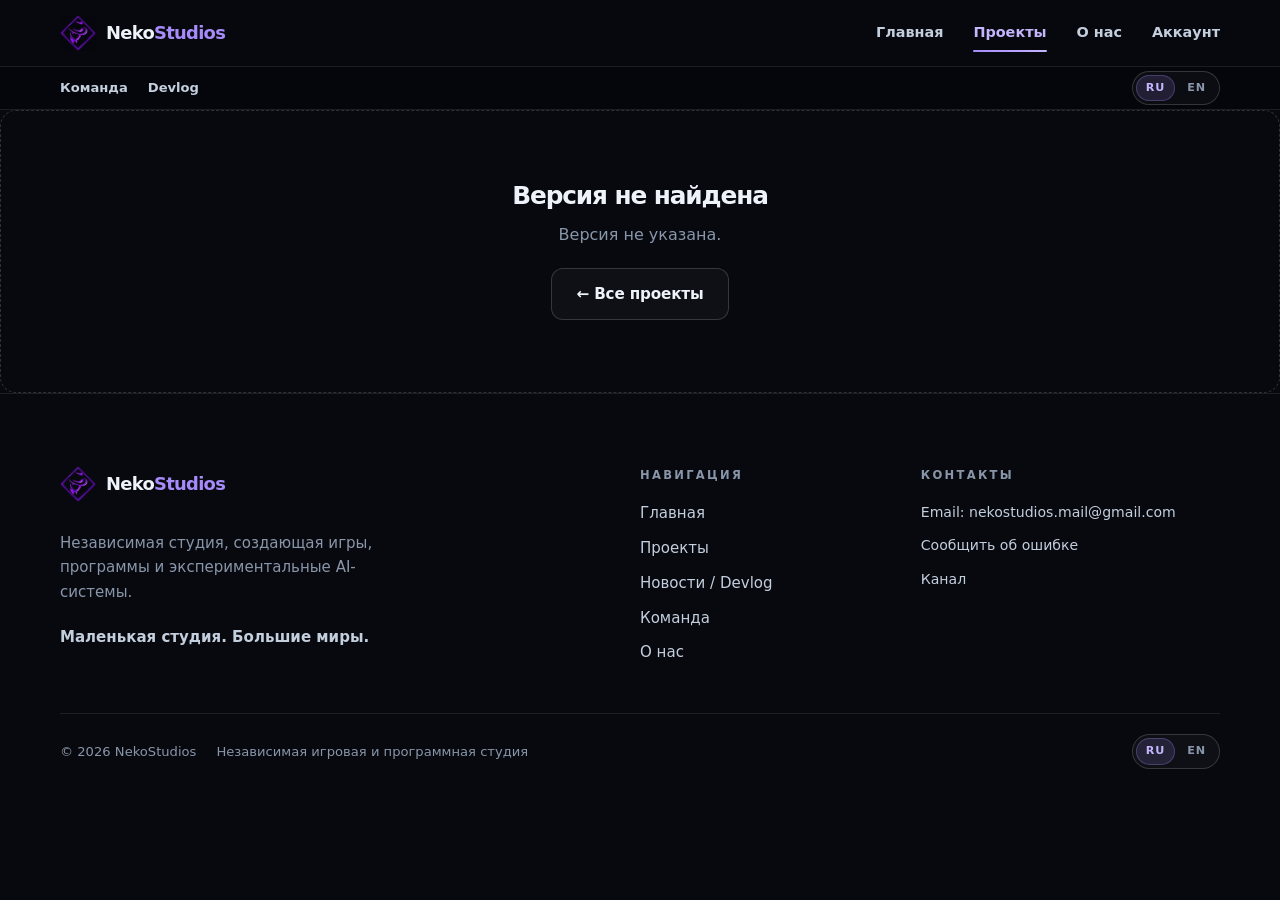
<file: version.html>
<!DOCTYPE html>
<html lang="ru">
<head>
<meta charset="utf-8">
<meta name="viewport" content="width=device-width, initial-scale=1">
<meta name="description" content="Версия проекта NekoStudios.">
<meta name="theme-color" content="#07090f">
<title>Версия — NekoStudios</title>
<link rel="stylesheet" href="css/tokens.css">
<link rel="stylesheet" href="css/base.css">
<link rel="stylesheet" href="css/layout.css">
<link rel="stylesheet" href="css/components.css">
<link rel="stylesheet" href="css/projects.css">
<script src="js/site.js" defer></script>
<script src="js/config.js" defer></script>
<script src="js/api.js" defer></script>
<script src="js/ui.js" defer></script>
<script src="js/site-settings.js" defer></script>
<script src="js/i18n.js" defer></script>
<script src="js/version-page.js" defer></script>
</head>
<body data-page="project">
<a class="skip-link" href="#content" data-i18n="skip">Перейти к содержимому</a>
<div data-site-header data-active="projects" data-base="index.html"></div>
<main id="content">
  <div id="version-content"></div>
</main>
<div data-site-footer data-active="projects" data-base="index.html"></div>
</body>
</html>
</file>
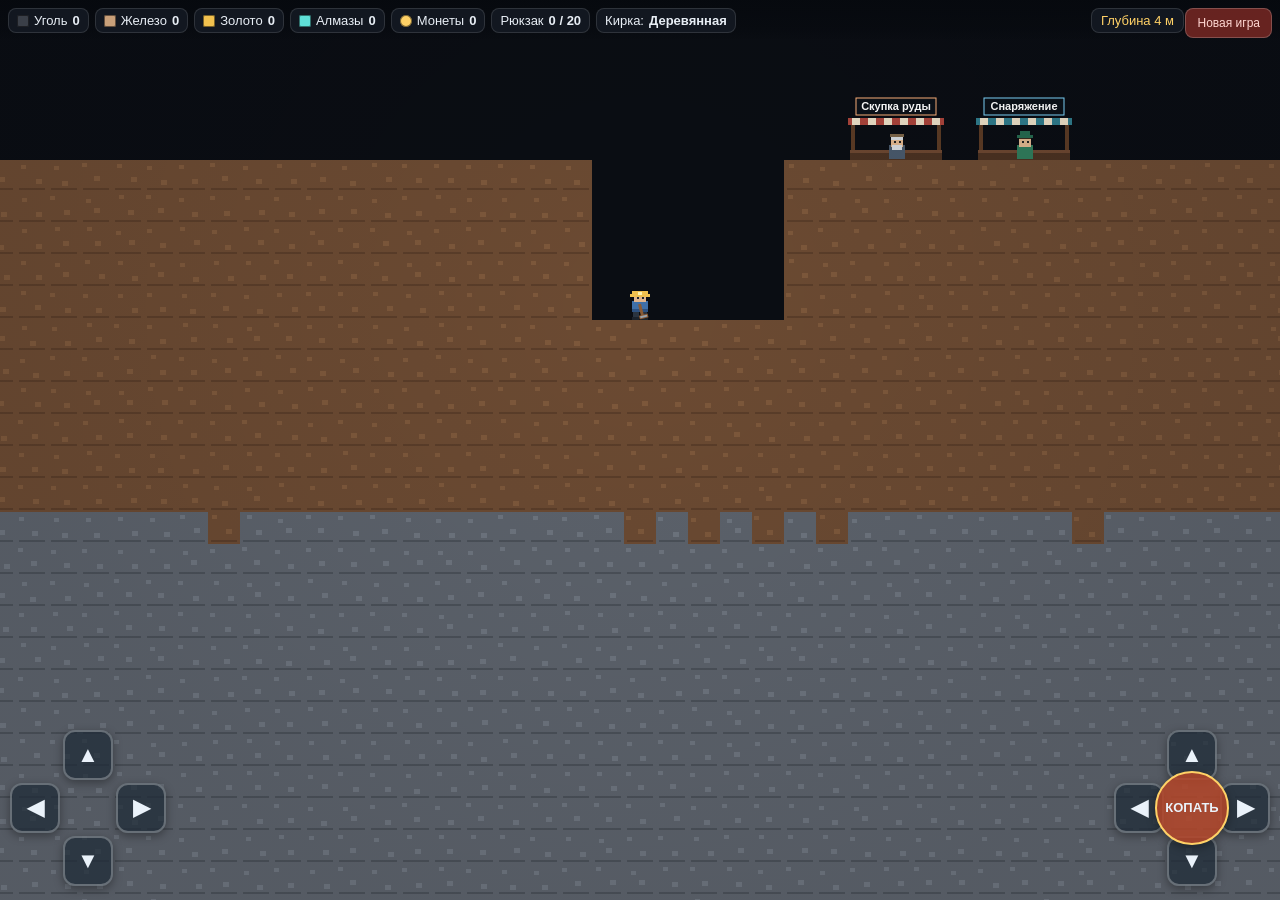
<file: projects/deep-mine/original/DEEP_MINE_index.html>
<!DOCTYPE html>
<html lang="ru">
<head>
<meta charset="utf-8">
<meta name="viewport" content="width=device-width, initial-scale=1, maximum-scale=1, user-scalable=no, viewport-fit=cover">
<title>DEEP MINE</title>
<style>
  * { box-sizing: border-box; -webkit-tap-highlight-color: transparent; }
  html, body {
    margin: 0; padding: 0; width: 100%; height: 100%; overflow: hidden;
    background: #0b0d12; color: #e8eef5;
    font-family: -apple-system, BlinkMacSystemFont, "Segoe UI", Roboto, sans-serif;
    user-select: none; -webkit-user-select: none; touch-action: none;
    overscroll-behavior: none;
  }
  #c { position: absolute; inset: 0; width: 100%; height: 100%; display: block; }
  #hud {
    position: absolute; top: 0; left: 0; right: 0; z-index: 5;
    display: flex; flex-wrap: wrap; gap: 6px; align-items: center;
    padding: calc(env(safe-area-inset-top, 0px) + 8px) 96px 8px 8px;
    background: linear-gradient(180deg, rgba(6,9,14,.92), rgba(6,9,14,.55) 70%, transparent);
    pointer-events: none; font-size: 13px;
  }
  .res { display: flex; align-items: center; gap: 5px; padding: 4px 8px;
    background: rgba(20,27,36,.85); border: 1px solid rgba(255,255,255,.12);
    border-radius: 8px; font-variant-numeric: tabular-nums; }
  .sw { width: 12px; height: 12px; border-radius: 2px; box-shadow: inset 0 0 0 1px rgba(0,0,0,.5); }
  .s-coal{background:#3a3f48}.s-iron{background:#c9a07a}.s-gold{background:#f2c14e}.s-diamond{background:#5fe0d8}
  .s-coin{background:#ffd166;border-radius:50%}
  #depth { margin-left: auto; padding: 4px 9px; background: rgba(20,27,36,.85);
    border: 1px solid rgba(255,255,255,.12); border-radius: 8px; color: #ffd166; }
  #newGame { pointer-events: auto; z-index: 6; position: absolute;
    top: calc(env(safe-area-inset-top, 0px) + 8px); right: 8px;
    padding: 7px 11px; font-size: 12px; color: #ffd7d2; background: rgba(120,40,36,.85);
    border: 1px solid rgba(255,255,255,.2); border-radius: 8px; }
  #controls {
    position: absolute; left: 0; right: 0; bottom: 0; z-index: 5;
    display: flex; justify-content: space-between; align-items: flex-end;
    padding: 0 10px calc(env(safe-area-inset-bottom, 0px) + 14px);
    pointer-events: none;
  }
  .pad { position: relative; width: 156px; height: 156px; pointer-events: none; }
  .btn { position: absolute; pointer-events: auto; display: flex; align-items: center; justify-content: center;
    width: 50px; height: 50px; border-radius: 12px; font-size: 22px; font-weight: 700;
    color: #eaf2fa; background: rgba(30,42,54,.72); border: 2px solid rgba(255,255,255,.28);
    box-shadow: 0 3px 10px rgba(0,0,0,.35); touch-action: none; }
  .btn.active { background: rgba(90,140,190,.9); transform: scale(.93); border-color: #ffd166; }
  .btn.chosen { background: rgba(70,120,170,.75); border-color: #7fd8ff; }
  .u{top:0;left:53px}.d{bottom:0;left:53px}.l{top:53px;left:0}.r{top:53px;right:0}
  #digBtn { width: 74px; height: 74px; left: 41px; top: 41px; border-radius: 50%;
    background: rgba(180,70,40,.85); border-color: #ffd166; font-size: 13px; line-height: 1.05; text-align:center; }
  #digBtn.active { background: rgba(230,110,50,.95); }
  #err { position: absolute; left: 6px; bottom: 178px; z-index: 20; max-width: 94%;
    padding: 8px; background: rgba(140,30,30,.95); border-radius: 6px;
    font: 12px monospace; color: #fff; display: none; }
  #toast { position: absolute; z-index: 8; left: 50%; top: 18%; transform: translateX(-50%);
    pointer-events: none; font-size: 17px; font-weight: 700; color: #fff;
    text-shadow: 0 2px 6px #000, 0 0 10px #000; opacity: 0; transition: opacity .18s; }
  #toast.show { opacity: 1; }
  #interact { display: none; position: absolute; z-index: 7; left: 50%;
    transform: translateX(-50%); bottom: calc(env(safe-area-inset-bottom, 0px) + 182px);
    padding: 11px 18px; font-size: 14px; font-weight: 700; color: #10202c;
    background: #ffd166; border: 2px solid #fff2bd; border-radius: 12px;
    box-shadow: 0 4px 14px rgba(0,0,0,.45); }
  #interact.show { display: block; }
  #modal { display: none; position: absolute; inset: 0; z-index: 12;
    background: rgba(3,6,10,.72); align-items: center; justify-content: center; padding: 14px; }
  #modal.show { display: flex; }
  #panel { width: min(420px, 96vw); max-height: 84vh; overflow: auto;
    background: #141c26; border: 2px solid #3d5169; border-radius: 14px; padding: 14px;
    box-shadow: 0 10px 30px rgba(0,0,0,.6); }
  #panel h2 { margin: 0 0 8px; font-size: 17px; color: #ffd166; }
  #pBody { font-size: 13px; }
  .shopRow { display: flex; align-items: center; gap: 9px; padding: 8px 0;
    border-bottom: 1px solid rgba(255,255,255,.1); }
  .shopIcon { width: 26px; height: 26px; flex: none; border-radius: 5px;
    box-shadow: inset 0 0 0 1px rgba(0,0,0,.5); }
  .shopInfo { flex: 1; min-width: 0; }
  .shopInfo b { display: block; font-size: 13px; }
  .shopInfo span { display: block; font-size: 11px; color: #9fb2c6; }
  .shopBuy { flex: none; padding: 7px 9px; font-size: 12px; border-radius: 8px;
    color: #10202c; background: #7fd8b0; border: none; }
  .shopBuy:disabled { background: #46545f; color: #9aa7b2; }
  .shopTotal { margin: 12px 0; font-size: 15px; color: #ffe6a0; }
  .panelBtn { width: 100%; padding: 11px; margin-top: 10px; font-size: 14px;
    border-radius: 9px; color: #10202c; background: #ffd166; border: none; }
  .panelBtn.ghost { background: #2a3644; color: #dce6f0; }
  .empty { padding: 16px 4px; color: #b9c6d3; }
  @media (max-height: 520px) { .pad{width:130px;height:130px}.btn{width:42px;height:42px;font-size:18px}
    .u,.l{top:0;left:0}.u{left:44px}.d{bottom:0;left:44px}.l{top:44px;left:0}.r{top:44px;right:0}
    #digBtn{width:60px;height:60px;left:35px;top:35px;font-size:11px} }
  @media (orientation: landscape) and (max-height: 560px) {
    #hud { font-size: 11px; gap: 4px;
      padding: calc(env(safe-area-inset-top, 0px) + 4px) 84px 4px 6px; }
    .res { padding: 2px 6px; } #depth { padding: 2px 6px; }
    #newGame { top: calc(env(safe-area-inset-top, 0px) + 4px); right: 6px;
      padding: 5px 8px; font-size: 11px; }
    #controls { padding-bottom: calc(env(safe-area-inset-bottom, 0px) + 6px); }
    .pad { width: 120px; height: 120px; } .btn { width: 40px; height: 40px; font-size: 18px; }
    .u{top:0;left:40px}.d{bottom:0;left:40px}.l{top:40px;left:0}.r{top:40px;right:0}
    #digBtn { width:56px; height:56px; left:32px; top:32px; font-size:10px; }
    #interact { bottom: calc(env(safe-area-inset-bottom, 0px) + 128px); padding: 7px 12px; font-size: 12px; }
    #err { bottom: 140px; }
    #modal, #modal.show { align-items: flex-end; padding: 8px; }
    #panel { max-height: 46vh; }
  }
</style>
</head>
<body>
<canvas id="c"></canvas>
<div id="hud">
  <div class="res"><span class="sw s-coal"></span>Уголь <b id="nCoal">0</b></div>
  <div class="res"><span class="sw s-iron"></span>Железо <b id="nIron">0</b></div>
  <div class="res"><span class="sw s-gold"></span>Золото <b id="nGold">0</b></div>
  <div class="res"><span class="sw s-diamond"></span>Алмазы <b id="nDia">0</b></div>
  <div class="res"><span class="sw s-coin"></span>Монеты <b id="nCoins">0</b></div>
  <div class="res">Рюкзак <b id="nBag">0 / 20</b></div>
  <div class="res">Кирка: <b id="nPick">Деревянная</b></div>
  <div id="depth">Глубина 0 м</div>
</div>
<button id="newGame">Новая игра</button>
<button id="interact">Продать руду</button>
<div id="toast"></div><div id="err"></div>
<div id="modal"><div id="panel">
  <h2 id="pTitle"></h2>
  <div id="pBody"></div>
  <button class="panelBtn" id="pAction" style="display:none"></button>
  <button class="panelBtn ghost" id="pClose">Закрыть</button>
</div></div>
<div id="controls">
  <div class="pad" id="movePad">
    <div class="btn u" data-move="up">▲</div>
    <div class="btn l" data-move="left">◀</div>
    <div class="btn r" data-move="right">▶</div>
    <div class="btn d" data-move="down">▼</div>
  </div>
  <div class="pad" id="digPad">
    <div class="btn u" data-dig="up">▲</div>
    <div class="btn l" data-dig="left">◀</div>
    <div class="btn r" data-dig="right">▶</div>
    <div class="btn d" data-dig="down">▼</div>
    <div class="btn" id="digBtn">КОПАТЬ</div>
  </div>
</div>
<script>
window.addEventListener('error', function(e){
  var d = document.getElementById('err');
  if (d) { d.style.display='block'; d.textContent = 'JS ERROR: ' + e.message + ' (line ' + e.lineno + ')'; }
});
(function(){
'use strict';

// ---------- constants ----------
var W = 100, H = 150, TILE = 32;
var AIR=0, DIRT=1, STONE=2, COAL=3, IRON=4, GOLD=5, DIAMOND=6;
var COLORS = {};
COLORS[DIRT]   = ['#6b4a32','#7d583b','#5a3d29'];
COLORS[STONE]  = ['#5c626b','#6d747e','#4a5058'];
COLORS[COAL]   = ['#4a4f57','#5b616b','#333840'];
COLORS[IRON]   = ['#8a6a4a','#c9a07a','#6b4f36'];
COLORS[GOLD]   = ['#8a6a20','#f2c14e','#6b5018'];
COLORS[DIAMOND]= ['#2a7f7a','#5fe0d8','#1d5a57'];
var HARD = {}; HARD[DIRT]=0.32; HARD[STONE]=0.85; HARD[COAL]=1.15; HARD[IRON]=1.5; HARD[GOLD]=1.9; HARD[DIAMOND]=2.6;
var NAME = {}; NAME[COAL]='+1 Уголь'; NAME[IRON]='+1 Железо'; NAME[GOLD]='+1 Золото'; NAME[DIAMOND]='+1 Алмаз';

// --- Торговля и прокачка ---
var ORES = [
  { key:'coal',    tile:COAL,    name:'Уголь',   price:4  },
  { key:'iron',    tile:IRON,    name:'Железо',  price:9  },
  { key:'gold',    tile:GOLD,    name:'Золото',  price:22 },
  { key:'diamond', tile:DIAMOND, name:'Алмаз',   price:60 }
];
// Старые миры должны сохранить прежнее расположение руд — в сейве хранится gen.
var GEN_V1 = { coal:0.20,  iron:0.075, gold:0.018, diamond:0.004  };
var GEN_V2 = { coal:0.12,  iron:0.045, gold:0.011, diamond:0.0025 };
var PICKS = [
  { name:'Деревянная кирка', speed:1.0, price:0,    color:'#8a5a34', desc:'Начальная кирка' },
  { name:'Каменная кирка',   speed:1.5, price:140,  color:'#8b929c', desc:'Скорость копания +50%' },
  { name:'Железная кирка',   speed:2.2, price:420,  color:'#c9a07a', desc:'Скорость копания +120%' },
  { name:'Золотая кирка',    speed:3.2, price:1000, color:'#f2c14e', desc:'Скорость копания +220%' },
  { name:'Алмазная кирка',   speed:4.5, price:2000, color:'#5fe0d8', desc:'Скорость копания +350%' }
];
var BAGS = [
  { name:'Маленький рюкзак', cap:20,  price:0,    desc:'Берёт 20 руды' },
  { name:'Рюкзак 40',        cap:40,  price:280,  desc:'Берёт 40 руды' },
  { name:'Рюкзак 70',        cap:70,  price:750,  desc:'Берёт 70 руды' },
  { name:'Рюкзак 120',       cap:120, price:1600, desc:'Берёт 120 руды' }
];
// Оба ларька стоят на поверхности рядом с шахтой (столбцы 55–60).
var SHOPS = [
  { kind:'sell', name:'Скупка руды', x:55*TILE, y:4*TILE, label:'Продать руду' },
  { kind:'gear', name:'Снаряжение',  x:59*TILE, y:4*TILE, label:'Открыть магазин' }
];
var SAVE_KEY = 'deepmine_save_v1';

// ---------- dom ----------
var canvas = document.getElementById('c');
var ctx = canvas.getContext('2d', { alpha:false });
var toastEl = document.getElementById('toast');
var ui = { coal:document.getElementById('nCoal'), iron:document.getElementById('nIron'),
  gold:document.getElementById('nGold'), dia:document.getElementById('nDia'), depth:document.getElementById('depth'),
  coins:document.getElementById('nCoins'), bag:document.getElementById('nBag'), pick:document.getElementById('nPick') };
var interactBtn = document.getElementById('interact');
var modal = document.getElementById('modal'), pTitle = document.getElementById('pTitle');
var pBody = document.getElementById('pBody'), pAction = document.getElementById('pAction');
var pClose = document.getElementById('pClose');

// ---------- state ----------
var world, seed, player, cam = {x:0,y:0}, res = {coal:0,iron:0,gold:0,diamond:0};
var move = {up:false,down:false,left:false,right:false};
var dig  = {up:false,down:false,left:false,right:false};
var digging = false, digProgress = 0, digTarget = null, digAnim = 0, toastTimer = 0, last = 0;
var digDir = {x:0,y:1}, chosenDirBtn = null;
var viewW = 0, viewH = 0, dpr = 1;
// coins — монеты, pickIdx — текущая кирка, bagIdx — текущий рюкзак.
var coins = 0, pickIdx = 0, bagIdx = 0;
var nearShop = null, modalOpen = false, bagFullTimer = 0;
var legacyGen = false; // true для миров, созданных до изменения баланса руд
// Состояние клавиатуры/мыши отделено от тач-кнопок, чтобы они не конфликтовали.
var keyMove = {up:false,down:false,left:false,right:false}, pcDigging = false;
var lastDepthShown = -1;

// ---------- utils ----------
function mulberry32(a){ return function(){ a|=0; a=a+0x6D2B79F5|0; var t=Math.imul(a^a>>>15,1|a);
  t=t+Math.imul(t^t>>>7,61|t)^t; return ((t^t>>>14)>>>0)/4294967296; }; }
function clamp(v,a,b){ return v<a?a:(v>b?b:v); }
function hash2(x,y){ var n=x*374761393+y*668265263; n=(n^(n>>>13))*1274126177; return ((n^(n>>>16))>>>0)/4294967295; }

// ---------- world ----------
function generateWorld(s, legacy){
  var rnd = mulberry32(s), w = new Uint8Array(W*H), R = legacy ? GEN_V1 : GEN_V2;
  for (var y=0;y<H;y++){
    for (var x=0;x<W;x++){
      var t;
      if (y < 5) t = AIR;
      else if (y < 16) t = DIRT;
      else {
        var r = rnd();
        if (y > 92 && r < R.diamond) t = DIAMOND;
        else if (y > 45 && r < R.gold) t = GOLD;
        else if (y > 12 && r < R.iron) t = IRON;
        else if (r < R.coal) t = COAL;
        else t = STONE;
      }
      w[y*W+x] = t;
    }
  }
  // a small starting shaft so the miner has room to move
  for (var yy=5; yy<10; yy++) for (var xx=47; xx<=52; xx++) w[yy*W+xx]=AIR;
  return w;
}
function tileAt(tx,ty){
  if (tx<0||ty<0||tx>=W||ty>=H) return STONE;
  return world[ty*W+tx];
}
function setTile(tx,ty,t){
  if (tx<0||ty<0||tx>=W||ty>=H) return;
  world[ty*W+tx] = t;
}

// ---------- save / load ----------
function saveGame(){
  try {
    var changed = [];
    for (var i=0;i<world.length;i++) if (world[i]!==original[i]) changed.push(i, world[i]);
    localStorage.setItem(SAVE_KEY, JSON.stringify({
      v:1, seed:seed, px:player.x, py:player.y, res:res, changed:changed,
      depth:Math.max(0, Math.floor((player.y/TILE-5))),
      coins:coins, pick:pickIdx, bag:bagIdx, bagCap:BAGS[bagIdx].cap,
      gen:legacyGen?1:2
    }));
  } catch(e){}
}
var original = null, loadedPos = null;
function loadGame(){
  try {
    var raw = localStorage.getItem(SAVE_KEY);
    if (!raw) return false;
    var d = JSON.parse(raw);
    if (!d || d.v!==1 || typeof d.seed!=='number') return false;
    seed = d.seed;
    legacyGen = d.gen!==2; // сейвы без поля gen используют старую генерацию
    world = generateWorld(seed, legacyGen);
    original = generateWorld(seed, legacyGen);
    var ch = d.changed || [];
    for (var i=0;i+1<ch.length;i+=2) world[ch[i]] = ch[i+1];
    res.coal = d.res && d.res.coal || 0; res.iron = d.res && d.res.iron || 0;
    res.gold = d.res && d.res.gold || 0; res.diamond = d.res && d.res.diamond || 0;
    // Новые поля отсутствуют в старых сохранениях — безопасные значения по умолчанию.
    coins = Math.max(0, Math.floor(+d.coins || 0));
    pickIdx = clamp(Math.floor(+d.pick || 0), 0, PICKS.length-1);
    bagIdx = clamp(Math.floor(+d.bag || 0), 0, BAGS.length-1);
    if (d.bagCap && d.bag===undefined){
      for (var bi=0; bi<BAGS.length; bi++) if (BAGS[bi].cap===+d.bagCap){ bagIdx=bi; break; }
    }
    loadedPos = { x: clamp(+d.px || 48*TILE, 0, W*TILE-24),
                  y: clamp(+d.py || 7*TILE, 0, H*TILE-28) };
    return true;
  } catch(e){ return false; }
}
function newGame(){
  if (!confirm('Начать новую шахту? Текущий мир будет удалён.')) return;
  try { localStorage.removeItem(SAVE_KEY); } catch(e){}
  seed = (Math.random()*0x7fffffff)|0;
  legacyGen = false;
  world = generateWorld(seed);
  original = generateWorld(seed);
  res = {coal:0,iron:0,gold:0,diamond:0};
  coins = 0; pickIdx = 0; bagIdx = 0;
  player.x = 48*TILE+4; player.y = 6*TILE+2;
  cam.x = player.x - viewW/2; cam.y = player.y - viewH/2;
  digProgress = 0; digTarget = null;
  saveGame(); updateHud();
}
var player = { x:48*TILE+4, y:6*TILE+2, w:24, h:28, vx:0, vy:0, walk:0, swing:0 };
if (!loadGame()){
  seed = (Math.random()*0x7fffffff)|0;
  legacyGen = false;
  world = generateWorld(seed); original = generateWorld(seed);
  res = {coal:0,iron:0,gold:0,diamond:0};
  coins = 0; pickIdx = 0; bagIdx = 0;
  player.x = 48*TILE+4; player.y = 6*TILE+2;
  digProgress = 0; digTarget = null;
} else {
  player.x = loadedPos.x; player.y = loadedPos.y;
}
cam.x = player.x - viewW/2; cam.y = player.y - viewH/2;

// ---------- input ----------
function bindPad(sel, state, key){
  var btns = document.querySelectorAll(sel);
  for (var i=0;i<btns.length;i++){
    (function(el){
      var pid = null;
      el.addEventListener('pointerdown', function(e){
        e.preventDefault(); pid = e.pointerId;
        try { el.setPointerCapture(e.pointerId); } catch(err){}
        state[el.getAttribute(key)] = true; el.classList.add('active');
      });
      function up(e){
        if (pid!==null && e.pointerId!==pid) return;
        e.preventDefault(); pid=null; state[el.getAttribute(key)]=false; el.classList.remove('active');
      }
      el.addEventListener('pointerup', up);
      el.addEventListener('pointercancel', up);
      el.addEventListener('lostpointercapture', up);
    })(btns[i]);
  }
}
bindPad('[data-move]', move, 'data-move');
// Направление кирки фиксируется одним нажатием и сохраняется после отпускания.
(function(){
  var btns = document.querySelectorAll('[data-dig]');
  for (var i=0;i<btns.length;i++){
    (function(el){
      var dir = el.getAttribute('data-dig');
      var v = dir==='left' ? {x:-1,y:0} : dir==='right' ? {x:1,y:0}
            : dir==='up' ? {x:0,y:-1} : {x:0,y:1};
      el.addEventListener('pointerdown', function(e){
        e.preventDefault();
        digDir = v;
        if (chosenDirBtn) chosenDirBtn.classList.remove('chosen');
        chosenDirBtn = el; el.classList.add('chosen', 'active');
      });
      function up(e){ e.preventDefault(); el.classList.remove('active'); }
      el.addEventListener('pointerup', up);
      el.addEventListener('pointercancel', up);
      el.addEventListener('lostpointercapture', up);
    })(btns[i]);
  }
})();
(function(){
  var b = document.getElementById('digBtn'), pid=null;
  b.addEventListener('pointerdown', function(e){ e.preventDefault(); pid=e.pointerId;
    try{ b.setPointerCapture(e.pointerId); }catch(err){}
    digging=true; digProgress=0; b.classList.add('active'); });
  function up(e){ if(pid!==null && e.pointerId!==pid) return; e.preventDefault(); pid=null;
    digging=false; digProgress=0; b.classList.remove('active'); }
  b.addEventListener('pointerup',up); b.addEventListener('pointercancel',up);
  b.addEventListener('lostpointercapture',up);
})();
document.getElementById('newGame').addEventListener('click', newGame);
function openShop(){
  if (!nearShop) return;
  if (nearShop.kind==='sell') openSell(); else openGear();
}
interactBtn.addEventListener('click', openShop);
pClose.addEventListener('click', closeModal);
document.addEventListener('contextmenu', function(e){ e.preventDefault(); });
document.addEventListener('gesturestart', function(e){ e.preventDefault(); });

// ---------- клавиатура и мышь (ПК) ----------
function setKeyDigDir(v, selector){
  digDir = v;
  if (chosenDirBtn) chosenDirBtn.classList.remove('chosen');
  chosenDirBtn = document.querySelector(selector);
  if (chosenDirBtn) chosenDirBtn.classList.add('chosen');
}
function resetPcInput(){
  keyMove.up = keyMove.down = keyMove.left = keyMove.right = false;
  pcDigging = false;
}
window.addEventListener('keydown', function(e){
  var code = e.keyCode || e.which || 0;
  var k = (e.key || '').toLowerCase();
  if (code===32) k=' ';
  if (modalOpen){
    if (k==='escape' || k===' ' || k==='enter'){ closeModal(); e.preventDefault(); }
    return;
  }
  if (k==='w'){ keyMove.up=true; }
  else if (k==='s'){ keyMove.down=true; }
  else if (k==='a'){ keyMove.left=true; }
  else if (k==='d'){ keyMove.right=true; }
  else if (k==='arrowup'){ setKeyDigDir({x:0,y:-1},'[data-dig="up"]'); }
  else if (k==='arrowdown'){ setKeyDigDir({x:0,y:1},'[data-dig="down"]'); }
  else if (k==='arrowleft'){ setKeyDigDir({x:-1,y:0},'[data-dig="left"]'); }
  else if (k==='arrowright'){ setKeyDigDir({x:1,y:0},'[data-dig="right"]'); }
  else if (k==='e'){ openShop(); }
  else if (k===' '){
    if (nearShop) openShop(); else pcDigging=true;
  }
  else return;
  e.preventDefault();
});
window.addEventListener('keyup', function(e){
  var code = e.keyCode || e.which || 0;
  var k = (e.key || '').toLowerCase();
  if (code===32) k=' ';
  if (k==='w') keyMove.up=false;
  else if (k==='s') keyMove.down=false;
  else if (k==='a') keyMove.left=false;
  else if (k==='d') keyMove.right=false;
  else if (k===' ') pcDigging=false;
  else return;
  e.preventDefault();
});
window.addEventListener('blur', resetPcInput);
canvas.addEventListener('mousedown', function(e){
  if (e.button!==0 || modalOpen) return;
  e.preventDefault();
  if (nearShop) openShop(); else { pcDigging=true; digProgress=0; }
});
window.addEventListener('mouseup', function(e){
  if (e.button!==0) return;
  pcDigging=false;
});

// ---------- helpers ----------
function toast(text){
  toastEl.textContent = text; toastEl.classList.add('show'); toastTimer = 1.4;
}
function bagUsed(){ return res.coal+res.iron+res.gold+res.diamond; }
function bagCap(){ return BAGS[bagIdx].cap; }
function updateHud(){
  ui.coal.textContent = res.coal; ui.iron.textContent = res.iron;
  ui.gold.textContent = res.gold; ui.dia.textContent = res.diamond;
  ui.coins.textContent = coins;
  ui.bag.textContent = bagUsed() + ' / ' + bagCap();
  ui.pick.textContent = PICKS[pickIdx].name.replace(' кирка','');
  lastDepthShown = Math.max(0, Math.floor(player.y/TILE - 5));
  ui.depth.textContent = 'Глубина ' + lastDepthShown + ' м';
}
function isSolid(tx,ty){ var t = tileAt(tx,ty); return t!==AIR; }
// --- Видимость руд ---
// Руда показывается только если к ней примыкает хотя бы одна пустая клетка.
function isOre(t){ return t===COAL||t===IRON||t===GOLD||t===DIAMOND; }
function oreExposed(tx,ty){
  return tileAt(tx,ty-1)===AIR || tileAt(tx+1,ty)===AIR ||
         tileAt(tx,ty+1)===AIR || tileAt(tx-1,ty)===AIR;
}
// Визуальный вид скрытой руды: берём вид соседнего непрозрачного блока.
// Используется ТОЛЬКО как параметр отрисовки — world[] не изменяется.
function oreHiddenLook(tx,ty){
  var n = [tileAt(tx,ty-1), tileAt(tx+1,ty), tileAt(tx,ty+1), tileAt(tx-1,ty)];
  for (var i=0;i<4;i++) if (n[i]!==AIR && !isOre(n[i])) return n[i];
  return ty<16 ? DIRT : STONE;
}
function wallAt(px,py){
  var y0 = Math.floor(py/TILE), y1 = Math.floor((py+player.h-0.01)/TILE);
  for (var t=y0;t<=y1;t++){
    if (isSolid(Math.floor((px-2)/TILE), t)) return -1;
    if (isSolid(Math.floor((px+player.w+2)/TILE), t)) return 1;
  }
  return 0;
}
function collides(px,py){
  var x0 = Math.floor(px/TILE), y0 = Math.floor(py/TILE);
  var x1 = Math.floor((px+player.w-0.01)/TILE), y1 = Math.floor((py+player.h-0.01)/TILE);
  for (var ty=y0;ty<=y1;ty++) for (var tx=x0;tx<=x1;tx++) if (isSolid(tx,ty)) return true;
  return false;
}
function digDirection(){ return digDir; }

// ---------- торговля и прокачка ----------
function shopRow(name, desc, price, color, label, attrs){
  return '<div class="shopRow"><span class="shopIcon" style="background:'+color+'"></span>'+
    '<div class="shopInfo"><b>'+name+'</b><span>'+desc+'</span><span>Цена: '+price+' монет</span></div>'+
    '<button class="shopBuy" '+attrs+'>'+label+'</button></div>';
}
function showModal(title, html, actionLabel, action){
  pTitle.textContent = title;
  pBody.innerHTML = html;
  if (actionLabel){ pAction.style.display='block'; pAction.textContent=actionLabel; pAction.onclick=action; }
  else { pAction.style.display='none'; pAction.onclick=null; }
  modal.classList.add('show');
  modalOpen = true;
  digging = false;
  pcDigging = false;
  resetPcInput();
  move.up = move.down = move.left = move.right = false;
  dig.up = dig.down = dig.left = dig.right = false;
  interactBtn.classList.remove('show');
}
function closeModal(){
  modalOpen = false;
  modal.classList.remove('show');
  pAction.onclick = null;
}
function openSell(){
  var rows='', total=0, any=false;
  for (var i=0;i<ORES.length;i++){
    var o=ORES[i], n=res[o.key]||0;
    if (n<=0) continue;
    any = true;
    var sum = n*o.price; total += sum;
    rows += '<div class="shopRow"><span class="shopIcon" style="background:'+COLORS[o.tile][1]+'"></span>'+
      '<div class="shopInfo"><b>'+o.name+' × '+n+'</b><span>'+o.price+' монет за шт. · итого '+sum+'</span></div></div>';
  }
  if (!any) showModal('Скупка руды','<div class="empty">У тебя пока нет руды для продажи</div>',null,null);
  else showModal('Скупка руды', rows+'<div class="shopTotal">Всего: '+total+' монет</div>', 'Продать всё', sellAll);
}
function sellAll(){
  var total=0;
  for (var i=0;i<ORES.length;i++){ total += (res[ORES[i].key]||0)*ORES[i].price; res[ORES[i].key]=0; }
  if (total<=0){ toast('У тебя пока нет руды для продажи'); return; }
  coins += total;
  toast('+'+total+' монет');
  updateHud(); saveGame(); openSell();
}
function openGear(){
  var html='<div style="margin-bottom:6px;color:#9fb2c6">Кирки</div>';
  for (var i=0;i<PICKS.length;i++){
    var p=PICKS[i], has=i<=pickIdx;
    html += shopRow(p.name, p.desc+' · скорость ×'+p.speed.toFixed(1), p.price, p.color,
      has ? 'Экипирована' : 'Купить', has ? 'disabled' : 'data-pick="'+i+'"'+(coins<p.price?' disabled':''));
  }
  html += '<div style="margin:10px 0 6px;color:#9fb2c6">Рюкзаки · сейчас '+bagUsed()+'/'+bagCap()+'</div>';
  for (var j=0;j<BAGS.length;j++){
    var b=BAGS[j], hasB=j<=bagIdx;
    html += shopRow(b.name, b.desc, b.price, '#9a7852',
      hasB ? 'Куплено' : 'Купить', hasB ? 'disabled' : 'data-bag="'+j+'"'+(coins<b.price?' disabled':''));
  }
  showModal('Снаряжение', html, null, null);
  var picks = pBody.querySelectorAll('[data-pick]');
  for (var k=0;k<picks.length;k++){
    (function(el){ el.onclick=function(){ buyPick(+el.getAttribute('data-pick')); }; })(picks[k]);
  }
  var bags = pBody.querySelectorAll('[data-bag]');
  for (var m=0;m<bags.length;m++){
    (function(el){ el.onclick=function(){ buyBag(+el.getAttribute('data-bag')); }; })(bags[m]);
  }
}
function buyPick(i){
  if (i<=pickIdx || i>=PICKS.length) return;
  if (coins < PICKS[i].price){ toast('Не хватает монет'); return; }
  coins -= PICKS[i].price; pickIdx = i;
  toast(PICKS[i].name+' экипирована');
  updateHud(); saveGame(); openGear();
}
function buyBag(i){
  if (i<=bagIdx || i>=BAGS.length) return;
  if (coins < BAGS[i].price){ toast('Не хватает монет'); return; }
  coins -= BAGS[i].price; bagIdx = i;
  toast(BAGS[i].name+' куплен');
  updateHud(); saveGame(); openGear();
}
function nearestShop(){
  var cx=player.x+player.w/2, cy=player.y+player.h/2, best=null, bd=1e9;
  for (var i=0;i<SHOPS.length;i++){
    var s=SHOPS[i], dx=cx-(s.x+48), dy=cy-(s.y+16);
    if (Math.abs(dx)<76 && Math.abs(dy)<64 && Math.abs(dx)+Math.abs(dy)<bd){
      bd=Math.abs(dx)+Math.abs(dy); best=s;
    }
  }
  return best;
}
function updateInteract(){
  if (modalOpen) return;
  nearShop = nearestShop();
  if (nearShop){ interactBtn.textContent=nearShop.label; interactBtn.classList.add('show'); }
  else { nearShop=null; interactBtn.classList.remove('show'); }
}

// ---------- update ----------
function update(dt){
  if (modalOpen){
    if (toastTimer>0){ toastTimer-=dt; if (toastTimer<=0) toastEl.classList.remove('show'); }
    return;
  }
  if (bagFullTimer>0) bagFullTimer-=dt;
  var dx = ((move.right||keyMove.right)?1:0)-((move.left||keyMove.left)?1:0);
  var dy = ((move.down||keyMove.down)?1:0)-((move.up||keyMove.up)?1:0);
  if (dx||dy){
    var len = Math.hypot(dx,dy); dx/=len; dy/=len; player.walk += dt*10;
  } else player.walk += dt*2;
  var speed = 132, climbSpeed = 108, gravity = 520, maxFall = 340;
  // Wall contact: only climb when a solid block is directly beside the miner.
  var wall = wallAt(player.x, player.y);
  if (wall!==0 && dy<0) player.vy = -climbSpeed;        // climb up the wall
  else if (wall!==0 && dy>0) player.vy = climbSpeed*1.15; // climb/slide down
  else player.vy = Math.min(maxFall, player.vy + gravity*dt); // gravity always
  if (collides(player.x, player.y+1) && player.vy>0 && dy>=0) player.vy = 0;

  var mx = dx*speed*dt, my = player.vy*dt;
  // axis separated movement with steps to avoid tunnelling
  var steps = Math.max(1, Math.ceil(Math.max(Math.abs(mx),Math.abs(my))/(TILE*0.4)));
  for (var s=0;s<steps;s++){
    var nx = player.x + mx/steps;
    if (!collides(nx, player.y)) player.x = nx; else player.vx = 0;
    var ny = player.y + my/steps;
    if (!collides(player.x, ny)) player.y = ny;
    else { player.vy = 0; my = 0; }
  }
  player.x = clamp(player.x, 0, W*TILE-player.w);
  player.y = clamp(player.y, 0, H*TILE-player.h);

  // digging
  player.swing = Math.max(0, player.swing - dt*4);
  var dir = digDirection();
  var cx = player.x + player.w/2, cy = player.y + player.h/2;
  var tx = Math.floor((cx + dir.x*(player.w/2 + TILE*0.55))/TILE);
  var ty = Math.floor((cy + dir.y*(player.h/2 + TILE*0.55))/TILE);
  var t = tileAt(tx,ty);
  var isDigging = digging || pcDigging;
  if (isDigging && t!==AIR){
    player.swing = 1;
    if (!digTarget || digTarget.x!==tx || digTarget.y!==ty || digTarget.t!==t){
      digTarget = {x:tx,y:ty,t:t}; digProgress = 0;
    }
    digProgress += dt * PICKS[pickIdx].speed / HARD[t];
    if (digProgress >= 1){
      var got = t;
      if (isOre(got) && bagUsed() >= bagCap()){
        // Рюкзак полон: блок не разрушаем, руда не теряется.
        if (bagFullTimer<=0){ toast('Рюкзак полон! Продай руду или купи новый'); bagFullTimer=2.5; }
        digTarget = null; digProgress = 0;
      } else {
        setTile(tx,ty,AIR);
        if (got===COAL) res.coal++; else if (got===IRON) res.iron++;
        else if (got===GOLD) res.gold++; else if (got===DIAMOND) res.diamond++;
        if (NAME[got]) toast(NAME[got]);
        digTarget = null; digProgress = 0; updateHud(); saveGame();
      }
    }
  } else {
    digTarget = null; digProgress = 0;
  }

  // camera (smooth, clamped)
  var targetX = player.x + player.w/2 - viewW/2;
  var targetY = player.y + player.h/2 - viewH/2;
  var k = Math.min(1, dt*7);
  cam.x += (targetX-cam.x)*k; cam.y += (targetY-cam.y)*k;
  if (W*TILE <= viewW) cam.x = (W*TILE-viewW)/2; else cam.x = clamp(cam.x,0,W*TILE-viewW);
  if (H*TILE <= viewH) cam.y = (H*TILE-viewH)/2; else cam.y = clamp(cam.y,0,H*TILE-viewH);
  updateInteract();
  // Глубина обновляется каждый кадр по положению игрока, а не только при добыче.
  var dep = Math.max(0, Math.floor(player.y/TILE - 5));
  if (dep!==lastDepthShown){ lastDepthShown=dep; ui.depth.textContent='Глубина '+dep+' м'; }
  if (toastTimer>0){ toastTimer-=dt; if (toastTimer<=0) toastEl.classList.remove('show'); }
}

// ---------- render ----------
// t — настоящий тип блока из карты мира (никогда не подменяется в данных).
// visualT и showOre — только параметры отрисовки скрытой руды.
function drawBlock(t, sx, sy, tx, ty, visualT, showOre){
  var drawT = (visualT===undefined) ? t : visualT;
  var cols = COLORS[drawT];
  ctx.fillStyle = cols[0]; ctx.fillRect(sx,sy,TILE,TILE);
  var h = hash2(tx,ty);
  ctx.fillStyle = cols[1];
  ctx.fillRect(sx+2+((h*7)|0)%6, sy+3+((h*13)|0)%5, 5,4);
  ctx.fillRect(sx+14+((h*11)|0)%7, sy+16+((h*17)|0)%6, 6,5);
  ctx.fillStyle = cols[2];
  ctx.fillRect(sx+3, sy+TILE-4, TILE-6, 2);
  // Текстуру руды рисуем только если у неё есть открытая сторона.
  if (isOre(t) && showOre!==false){
    var oreCols = COLORS[t];
    ctx.fillStyle = oreCols[1];
    ctx.fillRect(sx+8, sy+8, 7,7);
    ctx.fillRect(sx+17, sy+18, 5,5);
    ctx.fillStyle = oreCols[2];
    ctx.fillRect(sx+10, sy+10, 3,3);
    if (t===DIAMOND){ ctx.fillStyle='#d9ffff'; ctx.fillRect(sx+9,sy+9,2,2); }
  }
}
function drawMiner(){
  var x = Math.round(player.x-cam.x), y = Math.round(player.y-cam.y);
  var walking = (move.left||move.right||move.up||move.down||
                 keyMove.left||keyMove.right||keyMove.up||keyMove.down);
  var bob = walking ? Math.round(Math.sin(player.walk)*1.5) : 0;
  var swing = player.swing;
  ctx.save(); ctx.translate(x, y+bob);
  // legs
  ctx.fillStyle='#2b3440';
  var leg = walking ? Math.round(Math.sin(player.walk)*2) : 0;
  ctx.fillRect(5, 20, 6, 8+leg); ctx.fillRect(13, 20, 6, 8-leg);
  ctx.fillStyle='#1b222b'; ctx.fillRect(4, 26, 7, 3); ctx.fillRect(13, 26, 7, 3);
  // body
  ctx.fillStyle='#3f6fa8'; ctx.fillRect(4, 10, 16, 11);
  ctx.fillStyle='#2d5180'; ctx.fillRect(4, 18, 16, 3);
  // head
  ctx.fillStyle='#e0b48c'; ctx.fillRect(6, 3, 12, 8);
  ctx.fillStyle='#20262e'; ctx.fillRect(9, 6, 2,2); ctx.fillRect(14,6,2,2);
  // helmet
  ctx.fillStyle='#f2c14e'; ctx.fillRect(4, 0, 16, 5);
  ctx.fillRect(2, 3, 20, 3);
  ctx.fillStyle='#fff3b0'; ctx.fillRect(10, 1, 4, 3);
  // pickaxe (swing animation)
  var dir = digDirection();
  var ang = dir.x<0 ? Math.PI : dir.x>0 ? 0 : dir.y<0 ? -Math.PI/2 : Math.PI/2;
  ctx.save(); ctx.translate(12, 13);
  ctx.rotate(ang + (swing ? Math.sin((1-swing)*Math.PI)*0.9-0.45 : -0.25));
  ctx.fillStyle='#8a5a34'; ctx.fillRect(0,-1,14,3);
  ctx.fillStyle=PICKS[pickIdx].color; ctx.fillRect(11,-5,4,9);
  ctx.fillStyle='#9aa3ac'; ctx.fillRect(12,-4,2,7);
  ctx.restore();
  ctx.restore();
}
// Сидящий за прилавком старик-скупщик — отличается от шахтёра седыми волосами и бородой.
function drawBuyer(x,y){
  ctx.fillStyle='#48586a'; ctx.fillRect(x+5,y+11,16,14);       // тело
  ctx.fillStyle='#dcb48d'; ctx.fillRect(x+7,y+4,12,9);          // лицо
  ctx.fillStyle='#d3d8dd'; ctx.fillRect(x+7,y+2,12,4);          // седые волосы
  ctx.fillRect(x+8,y+11,10,5);                                   // борода
  ctx.fillStyle='#222'; ctx.fillRect(x+10,y+7,2,2); ctx.fillRect(x+15,y+7,2,2);
  ctx.fillStyle='#7a6448'; ctx.fillRect(x+6,y+0,14,3);          // шапка
}
function drawSeller(x,y){
  ctx.fillStyle='#2f7a5a'; ctx.fillRect(x+5,y+11,16,14);        // жилет
  ctx.fillStyle='#dcb48d'; ctx.fillRect(x+7,y+4,12,9);
  ctx.fillStyle='#3a2a1c'; ctx.fillRect(x+7,y+2,12,3);          // волосы
  ctx.fillStyle='#222'; ctx.fillRect(x+10,y+7,2,2); ctx.fillRect(x+15,y+7,2,2);
  ctx.fillStyle='#25684e'; ctx.fillRect(x+5,y+1,16,3);          // шляпа
  ctx.fillRect(x+8,y-3,10,4);
}
function drawShops(){
  for (var i=0;i<SHOPS.length;i++){
    var s=SHOPS[i], x=Math.round(s.x-cam.x), y=Math.round(s.y-cam.y);
    if (x>viewW+40 || x+96<-40 || y>viewH+60 || y+40<-60) continue;
    var sell = s.kind==='sell';
    // стойка и навес
    ctx.fillStyle='#4a3121'; ctx.fillRect(x+2,y+22,92,10);
    ctx.fillStyle='#6b4630'; ctx.fillRect(x+2,y+22,92,3);
    ctx.fillStyle=sell?'#a8433a':'#2f7a8a'; ctx.fillRect(x,y-10,96,7);
    ctx.fillStyle='#e8dcc4';
    for (var k=0;k<6;k++) ctx.fillRect(x+4+k*16,y-10,8,7);
    ctx.fillStyle='#5a3a24'; ctx.fillRect(x+3,y-3,4,25); ctx.fillRect(x+89,y-3,4,25);
    // NPC за прилавком
    if (sell) drawBuyer(x+36,y+6); else drawSeller(x+36,y+6);
    // вывеска
    ctx.fillStyle='rgba(12,18,26,.88)'; ctx.fillRect(x+8,y-30,80,17);
    ctx.strokeStyle=sell?'#ffb27a':'#7fd8ff'; ctx.lineWidth=1;
    ctx.strokeRect(x+8,y-30,80,17);
    ctx.fillStyle='#ffffff'; ctx.font='bold 11px sans-serif';
    ctx.textAlign='center'; ctx.fillText(s.name, x+48, y-18); ctx.textAlign='left';
  }
}
function render(){
  ctx.fillStyle='#0a0d13'; ctx.fillRect(0,0,viewW,viewH);
  var x0 = Math.max(0, Math.floor(cam.x/TILE));
  var y0 = Math.max(0, Math.floor(cam.y/TILE));
  var x1 = Math.min(W-1, Math.ceil((cam.x+viewW)/TILE));
  var y1 = Math.min(H-1, Math.ceil((cam.y+viewH)/TILE));
  for (var ty=y0;ty<=y1;ty++){
    for (var tx=x0;tx<=x1;tx++){
      var t = world[ty*W+tx]; // настоящий тип блока — данные мира не меняем
      if (t===AIR) continue;
      var visualT = undefined, showOre = true;
      // Видимость считается из живого мира каждый кадр: соседний блок
      // разрушен/поставлен — руда сразу станет видна/скрыта.
      if (isOre(t) && !oreExposed(tx,ty)){
        visualT = oreHiddenLook(tx,ty);
        showOre = false;
      }
      drawBlock(t, Math.round(tx*TILE-cam.x), Math.round(ty*TILE-cam.y), tx, ty, visualT, showOre);
    }
  }
  drawShops();
  // dig target outline + progress
  if (digTarget && (digging || pcDigging)){
    var sx = Math.round(digTarget.x*TILE-cam.x), sy = Math.round(digTarget.y*TILE-cam.y);
    ctx.strokeStyle='#ffd166'; ctx.lineWidth=2; ctx.strokeRect(sx+1,sy+1,TILE-2,TILE-2);
    ctx.fillStyle='rgba(0,0,0,.65)'; ctx.fillRect(sx+3,sy+TILE-8,TILE-6,5);
    ctx.fillStyle='#ffd166'; ctx.fillRect(sx+4,sy+TILE-7,(TILE-8)*clamp(digProgress,0,1),3);
  }
  // Отдельный слой затемнения поверх всего мира.
  drawDarkness();
  // Шахтёр рисуется последним — он остаётся видимым в любой темноте.
  drawMiner();
}
// Затемнение шахты по глубине игрока. Никаких фонарей и источников света.
function drawDarkness(){
  // 0 на поверхности (ряд 4), 1 начиная с ряда 64. Плавно, без ступеней.
  var raw = clamp((player.y/TILE - 4)/60, 0, 1);
  if (raw<=0.001) return;
  var d = raw*raw*(3-2*raw); // smoothstep
  var maxA = 0.06 + 0.86*d;  // на глубине почти чёрный экран
  // Центр слоя привязан к шахтёру и следует за камерой.
  var px = player.x + player.w/2 - cam.x;
  var py = player.y + player.h/2 - cam.y;
  var inner = 34;
  var outer = Math.max(viewW, viewH)*0.5;
  if (outer<=inner) outer = inner+1;
  var g = ctx.createRadialGradient(px,py,inner, px,py,outer);
  var col = '3,5,10,';
  g.addColorStop(0, 'rgba('+col+'0)');
  g.addColorStop(0.25, 'rgba('+col+(maxA*0.3).toFixed(3)+')');
  g.addColorStop(1, 'rgba('+col+maxA.toFixed(3)+')');
  ctx.fillStyle = g;
  ctx.fillRect(0,0,viewW,viewH);
}
function resize(){
  dpr = Math.min(2, window.devicePixelRatio||1);
  viewW = window.innerWidth || document.documentElement.clientWidth || 360;
  viewH = window.innerHeight || document.documentElement.clientHeight || 640;
  canvas.width = Math.floor(viewW*dpr); canvas.height = Math.floor(viewH*dpr);
  canvas.style.width = viewW+'px'; canvas.style.height = viewH+'px';
  ctx.setTransform(dpr,0,0,dpr,0,0);
}
window.addEventListener('resize', resize);
window.addEventListener('orientationchange', resize);
window.addEventListener('load', resize);
resize(); cam.x = player.x-viewW/2; cam.y = player.y-viewH/2; updateHud();

var saveTimer = 0;
function loop(now){
  var dt = Math.min(0.05, (now-last)/1000 || 0.016); last = now;
  update(dt); render();
  saveTimer += dt; if (saveTimer>5){ saveTimer=0; saveGame(); }
  requestAnimationFrame(loop);
}
requestAnimationFrame(function(t){ last=t; requestAnimationFrame(loop); });
})();
</script>
</body>
</html>
</file>
<file: css/tokens.css>
/* Design tokens — the single source of colour, spacing and type decisions. */
:root {
  color-scheme: dark;

  --bg: #07090f;
  --bg-deep: #04060b;
  --surface: #0f141e;
  --surface-2: #141b28;
  --surface-hover: #182131;
  --border: rgba(255, 255, 255, .09);
  --border-strong: rgba(255, 255, 255, .16);

  --text: #eef3fa;
  --text-soft: #c4cfde;
  --muted: #8996a9;

  /* Primary violet palette, with mint kept as a secondary game accent. */
  --accent: #a78bfa;
  --accent-dim: rgba(167, 139, 250, .14);
  --violet: #c4b5fd;
  --violet-dim: rgba(196, 181, 253, .14);
  --mint: #7cf7c4;
  --purple: #8b5cf6;
  --purple-deep: #4c1d95;
  --warm: #ffb877;

  --radius: 16px;
  --radius-sm: 10px;
  --container: 1160px;
  --header-h: 110px;

  --space-1: 8px;
  --space-2: 12px;
  --space-3: 20px;
  --space-4: 32px;
  --space-5: 48px;
  --space-6: 72px;
  --space-7: 104px;

  --font: "Inter", "SF Pro Display", "Segoe UI", system-ui, -apple-system, sans-serif;
  --shadow: 0 24px 60px rgba(0, 0, 0, .45);
  --ease: cubic-bezier(.2, .7, .2, 1);
}
</file>
<file: css/base.css>
/* Reset, document defaults and shared typography. */
*, *::before, *::after { box-sizing: border-box; }

html {
  scroll-behavior: smooth;
  scroll-padding-top: calc(var(--header-h) + 16px);
  -webkit-text-size-adjust: 100%;
}

body {
  margin: 0;
  background: var(--bg);
  color: var(--text);
  font-family: var(--font);
  font-size: 16px;
  line-height: 1.65;
  overflow-x: hidden;
  -webkit-font-smoothing: antialiased;
}

[hidden] { display: none !important; }
.sr-only {
  position: absolute;
  width: 1px; height: 1px;
  padding: 0; margin: -1px;
  overflow: hidden;
  clip: rect(0, 0, 0, 0);
  white-space: nowrap;
  border: 0;
}

h1, h2, h3, p { margin: 0; }
h1, h2, h3 { line-height: 1.08; letter-spacing: -.045em; font-weight: 800; }
h1 { font-size: clamp(3rem, 9vw, 6.5rem); }
h2 { font-size: clamp(2rem, 5vw, 3.4rem); }
h3 { font-size: 1.55rem; }

a { color: inherit; text-decoration: none; }
button { font: inherit; color: inherit; }
img, svg { display: block; max-width: 100%; }

:focus-visible {
  outline: 2px solid var(--accent);
  outline-offset: 4px;
  border-radius: 6px;
}

::selection { background: var(--accent); color: var(--bg-deep); }

.container {
  width: min(100% - 48px, var(--container));
  margin-inline: auto;
}

.eyebrow {
  color: var(--accent);
  font-size: .74rem;
  font-weight: 700;
  letter-spacing: .22em;
  text-transform: uppercase;
}

.notice {
  margin-top: var(--space-4);
  padding: var(--space-3);
  border: 1px solid var(--border);
  border-radius: var(--radius-sm);
  color: var(--muted);
}
.state-panel {
  padding: var(--space-6) var(--space-4);
  border: 1px dashed var(--border-strong);
  border-radius: var(--radius);
  text-align: center;
  color: var(--muted);
}
.state-panel h3 { color: var(--text); margin-bottom: var(--space-2); }
.state-panel .btn { margin-top: var(--space-3); }
.state-panel--error { border-color: rgba(255, 130, 130, .45); }
.state-panel--loading { border-style: solid; }

.skip-link {
  position: fixed;
  top: 8px;
  left: 8px;
  z-index: 100;
  padding: 10px 14px;
  background: var(--accent);
  color: var(--bg-deep);
  border-radius: var(--radius-sm);
  transform: translateY(-150%);
}
.skip-link:focus { transform: translateY(0); }

@media (max-width: 640px) {
  .container { width: min(100% - 32px, var(--container)); }
}
</file>
<file: css/layout.css>
/* Page structure: header, hero, sections, footer. */

/* Header — two compact rows: brand + main links, then secondary links + language. */
.site-header {
  position: sticky;
  top: 0;
  z-index: 50;
  background: rgba(7, 9, 15, .88);
  border-bottom: 1px solid var(--border);
  backdrop-filter: blur(18px);
  -webkit-backdrop-filter: blur(18px);
}
.header-main { height: 66px; }
.header-inner {
  display: flex;
  align-items: center;
  justify-content: space-between;
  gap: var(--space-3);
  height: 100%;
}
.header-sub {
  border-top: 1px solid var(--border);
  background: rgba(4, 6, 11, .55);
}
.header-sub-inner {
  display: flex;
  align-items: center;
  justify-content: space-between;
  gap: var(--space-3);
  min-height: 42px;
}
.site-nav {
  display: flex;
  align-items: center;
  gap: clamp(14px, 2.6vw, 30px);
  white-space: nowrap;
}
.site-nav > a {
  position: relative;
  padding-block: 7px;
  color: var(--text-soft);
  font-size: .9rem;
  font-weight: 600;
  transition: color .2s var(--ease);
}
.site-nav > a::after {
  content: "";
  position: absolute;
  left: 0; right: 0; bottom: 0;
  height: 2px;
  border-radius: 2px;
  background: linear-gradient(90deg, var(--accent), var(--violet));
  opacity: 0;
  transform: scaleX(.4);
  transition: opacity .2s var(--ease), transform .2s var(--ease);
}
.site-nav > a:hover, .site-nav > a.is-active { color: var(--violet); }
.site-nav > a:hover::after, .site-nav > a.is-active::after { opacity: 1; transform: scaleX(1); }
.site-nav--secondary { gap: 20px; }
.site-nav--secondary > a { font-size: .82rem; }

/* Mobile menu button */
.menu-toggle {
  display: none;
  flex-direction: column;
  justify-content: center;
  gap: 5px;
  width: 42px; height: 42px;
  padding: 0 10px;
  border: 1px solid var(--border-strong);
  border-radius: 11px;
  background: rgba(255, 255, 255, .03);
  cursor: pointer;
  transition: border-color .2s var(--ease), background .2s var(--ease);
}
.menu-toggle span {
  display: block;
  height: 2px;
  border-radius: 2px;
  background: var(--text-soft);
  transition: transform .2s var(--ease), opacity .2s var(--ease);
}
.menu-toggle:hover { border-color: var(--accent); background: rgba(255,255,255,.06); }
.menu-toggle[aria-expanded="true"] span:nth-child(1) { transform: translateY(7px) rotate(45deg); }
.menu-toggle[aria-expanded="true"] span:nth-child(2) { opacity: 0; }
.menu-toggle[aria-expanded="true"] span:nth-child(3) { transform: translateY(-7px) rotate(-45deg); }

/* RU / EN switch */
.lang-switch {
  display: inline-flex;
  flex: none;
  align-items: center;
  gap: 2px;
  padding: 3px;
  border: 1px solid var(--border-strong);
  border-radius: 999px;
  background: rgba(255, 255, 255, .03);
}
.lang-switch__btn {
  padding: 4px 10px;
  border: 0;
  border-radius: 999px;
  background: transparent;
  color: var(--muted);
  font-size: .7rem;
  font-weight: 800;
  letter-spacing: .08em;
  cursor: pointer;
  transition: background .2s var(--ease), color .2s var(--ease);
}
.lang-switch__btn:hover { color: var(--text); }
.lang-switch__btn.is-active {
  background: var(--accent-dim);
  color: var(--violet);
  box-shadow: inset 0 0 0 1px rgba(167, 139, 250, .28);
}

/* Hero */
.hero {
  position: relative;
  isolation: isolate;
  min-height: min(780px, calc(100svh - var(--header-h)));
  display: flex;
  flex-direction: column;
  justify-content: center;
  overflow: hidden;
  border-bottom: 1px solid var(--border);
}
.hero::before {
  content: "";
  position: absolute; inset: 0;
  z-index: -2;
  background:
    radial-gradient(60% 80% at 78% 18%, rgba(155, 139, 255, .16), transparent 70%),
    radial-gradient(55% 70% at 12% 85%, rgba(124, 247, 196, .10), transparent 70%),
    linear-gradient(180deg, #0a0e17 0%, var(--bg) 85%);
}
.hero::after {
  content: "";
  position: absolute; inset: 0;
  z-index: -1;
  opacity: .35;
  background-image:
    linear-gradient(rgba(255,255,255,.035) 1px, transparent 1px),
    linear-gradient(90deg, rgba(255,255,255,.035) 1px, transparent 1px);
  background-size: 64px 64px;
  mask-image: radial-gradient(70% 70% at 60% 45%, #000 30%, transparent 100%);
  -webkit-mask-image: radial-gradient(70% 70% at 60% 45%, #000 30%, transparent 100%);
}
.hero-glow {
  position: absolute;
  width: 460px; height: 460px;
  right: 6%; top: 8%;
  border-radius: 50%;
  background: radial-gradient(circle, rgba(124, 247, 196, .18), transparent 65%);
  filter: blur(20px);
  z-index: -1;
}
.hero-inner {
  display: grid;
  grid-template-columns: minmax(0, 1.05fr) minmax(0, .95fr);
  align-items: center;
  gap: clamp(32px, 6vw, 80px);
  padding-block: var(--space-6);
}
.hero-copy { max-width: 660px; }
.hero-copy h1 {
  margin-top: var(--space-2);
  background: linear-gradient(100deg, #ffffff 10%, #c4b5fd 55%, #8b5cf6 100%);
  -webkit-background-clip: text;
  background-clip: text;
  color: transparent;
}
.hero-lead {
  margin-top: var(--space-3);
  max-width: 34ch;
  font-size: clamp(1.05rem, 2.2vw, 1.3rem);
  color: var(--text-soft);
}
.hero-slogan {
  margin-top: var(--space-2);
  font-size: .95rem;
  font-weight: 700;
  letter-spacing: .14em;
  text-transform: uppercase;
  color: var(--muted);
}
.hero-actions { display: flex; flex-wrap: wrap; gap: var(--space-2); margin-top: var(--space-4); }
.scroll-hint {
  position: absolute;
  bottom: 22px; left: 50%;
  transform: translateX(-50%);
  display: flex; align-items: center; gap: 10px;
  color: var(--muted);
  font-size: .72rem;
  letter-spacing: .18em;
  text-transform: uppercase;
}
.scroll-hint span {
  width: 26px; height: 1px;
  background: linear-gradient(90deg, var(--accent), transparent);
}
.scroll-hint-text { letter-spacing: .18em; }

/* Featured project */
.featured {
  position: relative;
  background:
    radial-gradient(70% 90% at 85% 10%, rgba(124, 247, 196, .07), transparent 65%),
    linear-gradient(180deg, #080b12 0%, var(--bg) 100%);
  border-bottom: 1px solid var(--border);
}
.featured-card {
  display: grid;
  grid-template-columns: minmax(0, 1.08fr) minmax(0, .92fr);
  overflow: hidden;
  border: 1px solid var(--border-strong);
  border-radius: calc(var(--radius) + 6px);
  background: linear-gradient(145deg, rgba(20, 27, 40, .96), rgba(10, 13, 21, .98));
  box-shadow: var(--shadow);
}
.featured-art {
  position: relative;
  min-height: 380px;
  border-right: 1px solid var(--border);
  overflow: hidden;
}
.featured-art::after {
  content: "";
  position: absolute;
  inset: 0;
  background:
    linear-gradient(90deg, transparent 55%, rgba(10, 13, 21, .72)),
    linear-gradient(180deg, transparent 60%, rgba(4, 6, 11, .5));
}
.featured-index {
  position: absolute;
  z-index: 2;
  left: 26px; bottom: 22px;
  color: rgba(238, 243, 250, .32);
  font-size: .78rem;
  font-weight: 800;
  letter-spacing: .28em;
}
.featured-copy {
  display: flex;
  flex-direction: column;
  justify-content: center;
  gap: var(--space-3);
  padding: clamp(28px, 5vw, 56px);
}
.featured-title-row {
  display: flex;
  flex-wrap: wrap;
  align-items: center;
  gap: var(--space-2) var(--space-3);
}
.featured-title-row h2 {
  font-size: clamp(2.4rem, 5vw, 3.8rem);
  background: linear-gradient(100deg, #ffffff 15%, #c4b5fd 70%, #8b5cf6 100%);
  -webkit-background-clip: text;
  background-clip: text;
  color: transparent;
}
.featured-badge {
  padding: 6px 11px;
  border: 1px solid rgba(124, 247, 196, .32);
  border-radius: 999px;
  background: rgba(124, 247, 196, .08);
  color: var(--mint);
  font-size: .68rem;
  font-weight: 700;
  letter-spacing: .1em;
  text-transform: uppercase;
}
.featured-lead {
  max-width: 42ch;
  color: var(--text-soft);
  font-size: clamp(1rem, 2vw, 1.15rem);
}
.featured-actions { display: flex; flex-wrap: wrap; gap: var(--space-2); margin-top: var(--space-2); }

/* Sections */
.section { padding-block: var(--space-7); }
.projects { background: linear-gradient(180deg, var(--bg) 0%, #090c13 100%); }
.about { border-top: 1px solid var(--border); background: var(--bg-deep); }
.section-head {
  display: flex;
  flex-wrap: wrap;
  align-items: end;
  justify-content: space-between;
  gap: var(--space-4);
  margin-bottom: var(--space-5);
}
.section-head h2 { margin-top: var(--space-1); }
.section-intro { max-width: 44ch; color: var(--muted); }

/* About */
.about-inner {
  display: grid;
  grid-template-columns: minmax(0, .7fr) minmax(0, 1.3fr);
  gap: clamp(32px, 7vw, 96px);
  align-items: center;
}
.about-aside {
  position: relative;
  display: grid;
  place-items: center;
  min-height: 300px;
  border: 1px solid var(--border);
  border-radius: var(--radius);
  background: radial-gradient(circle at 50% 50%, rgba(155,139,255,.13), transparent 65%), var(--surface);
}
.about-aside-label {
  position: absolute;
  bottom: 24px;
  color: var(--muted);
  font-size: .72rem;
  letter-spacing: .2em;
  text-transform: uppercase;
}
.about-content h2 { margin-top: var(--space-2); max-width: 18ch; }
.about-text { margin-top: var(--space-4); display: grid; gap: var(--space-3); }
.about-text p {
  padding-left: 20px;
  border-left: 2px solid var(--accent-dim);
  color: var(--text-soft);
  font-size: 1.05rem;
}
.about-text p:first-child { border-left-color: var(--accent); color: var(--text); font-size: 1.15rem; }

/* Footer */
.site-footer { border-top: 1px solid var(--border); background: var(--bg); }
.footer-inner {
  display: grid;
  grid-template-columns: 1.6fr .7fr .9fr;
  gap: var(--space-5);
  padding-block: var(--space-6) var(--space-5);
}
.footer-brand p { margin-top: var(--space-3); max-width: 38ch; color: var(--muted); font-size: .94rem; }
.footer-slogan { color: var(--text-soft) !important; font-weight: 600; }
.footer-nav, .footer-contact { display: flex; flex-direction: column; gap: 10px; align-items: flex-start; }
.footer-nav a { color: var(--text-soft); font-size: .94rem; transition: color .2s var(--ease); }
.footer-nav a:hover { color: var(--accent); }
.footer-label {
  color: var(--muted);
  font-size: .72rem;
  font-weight: 700;
  letter-spacing: .2em;
  text-transform: uppercase;
  margin-bottom: 6px;
}
.footer-muted { color: var(--muted); font-size: .94rem; }
.footer-link {
  color: var(--text-soft); font-size: .88rem; text-decoration: none;
  overflow-wrap: anywhere;
  transition: color .2s var(--ease);
}
.footer-link:hover { color: var(--violet); }
.footer-bottom {
  display: flex;
  flex-wrap: wrap;
  align-items: center;
  justify-content: space-between;
  gap: var(--space-2) var(--space-3);
  padding-block: var(--space-3);
  border-top: 1px solid var(--border);
  color: var(--muted);
  font-size: .82rem;
}
.lang-switch--footer { margin-left: auto; }

@media (max-width: 900px) {
  .hero-inner { grid-template-columns: 1fr; padding-block: var(--space-6) var(--space-7); }
  .hero-art { min-height: 300px; }
  .featured-card { grid-template-columns: 1fr; }
  .featured-art { min-height: 260px; border-right: 0; border-bottom: 1px solid var(--border); }
  .featured-art::after { background: linear-gradient(180deg, transparent 45%, rgba(10, 13, 21, .72)); }
  .about-inner { grid-template-columns: 1fr; }
  .about-aside { min-height: 220px; }
  .footer-inner { grid-template-columns: 1fr 1fr; }
  .footer-brand { grid-column: 1 / -1; }
}

@media (max-width: 760px) {
  :root { --header-h: 98px; }
  .header-main { height: 58px; }
  .header-inner { gap: 10px; }
  .menu-toggle { display: inline-flex; }
  .site-nav--primary {
    position: absolute;
    top: 100%;
    left: 0;
    right: 0;
    display: none;
    flex-direction: column;
    align-items: stretch;
    gap: 2px;
    padding: 10px 16px 16px;
    background: rgba(6, 9, 15, .98);
    border-bottom: 1px solid var(--border);
    box-shadow: 0 24px 40px rgba(0, 0, 0, .5);
  }
  .site-nav--primary.is-open { display: flex; }
  .site-nav--primary > a {
    padding: 11px 12px;
    border-radius: 9px;
    font-size: .95rem;
  }
  .site-nav--primary > a::after { display: none; }
  .site-nav--primary > a:hover,
  .site-nav--primary > a.is-active { background: var(--accent-dim); }
  .header-sub-inner { min-height: 40px; gap: 10px; }
  .site-nav--secondary { gap: 16px; }
  .site-nav--secondary > a { font-size: .8rem; }
  .section { padding-block: var(--space-6); }
  .section-head { align-items: start; }
  .footer-inner { grid-template-columns: 1fr; gap: var(--space-4); }
  .footer-bottom { flex-direction: column; align-items: flex-start; gap: 8px; }
  .lang-switch--footer { margin-left: 0; }
  .hero { min-height: auto; }
  .scroll-hint { display: none; }
}

@media (max-width: 420px) {
  .container { width: calc(100% - 20px); }
  .brand-name { font-size: .95rem; }
  .brand-logo { width: 28px; height: 28px; }
  .site-nav--secondary { gap: 12px; }
  .site-nav--secondary > a { font-size: .75rem; }
  .lang-switch__btn { padding: 4px 7px; font-size: .66rem; }
}
</file>
<file: css/components.css>
/* Reusable UI pieces and CSS-generated artwork. No external images. */

/* Brand */
.brand { display: inline-flex; align-items: center; gap: 10px; }
.brand-logo {
  display: block; flex: none;
  width: 36px; height: 36px;
  object-fit: contain;
  mix-blend-mode: screen;
  transition: filter .2s var(--ease);
}
.brand:hover .brand-logo { filter: brightness(1.18); }
.brand-name { font-size: 1.12rem; font-weight: 800; letter-spacing: -.04em; }
.brand-name span { color: var(--accent); }

/* Buttons */
.btn {
  display: inline-flex;
  align-items: center;
  justify-content: center;
  min-height: 52px;
  padding: 0 24px;
  border: 1px solid transparent;
  border-radius: 12px;
  font-size: .95rem;
  font-weight: 700;
  letter-spacing: -.01em;
  cursor: pointer;
  transition: transform .2s var(--ease), background .2s var(--ease), border-color .2s var(--ease), box-shadow .2s var(--ease);
}
.btn:hover { transform: translateY(-2px); }
.btn:active { transform: translateY(0); }
.btn--primary {
  background: linear-gradient(120deg, var(--violet), #8b5cf6);
  color: #0d0718;
  box-shadow: 0 10px 30px rgba(124, 247, 196, .18);
}
.btn--primary:hover { box-shadow: 0 14px 36px rgba(124, 247, 196, .28); }
.btn--ghost { background: rgba(255,255,255,.03); border-color: var(--border-strong); color: var(--text); }
.btn--ghost:hover { background: rgba(255,255,255,.07); border-color: var(--accent); }
.btn--small {
  min-height: 40px;
  padding: 0 16px;
  font-size: .85rem;
  background: var(--accent);
  color: #0d0718;
}

/* Hero artwork */
.hero-art {
  position: relative;
  width: 100%;
  aspect-ratio: 1 / 1;
  max-width: 480px;
  margin-inline: auto;
  display: grid;
  place-items: center;
}
.orbit {
  position: absolute;
  border: 1px solid rgba(255,255,255,.1);
  border-radius: 50%;
  animation: spin 28s linear infinite;
}
.orbit::after {
  content: "";
  position: absolute;
  top: -4px; left: 50%;
  width: 8px; height: 8px;
  border-radius: 50%;
  background: var(--accent);
  box-shadow: 0 0 18px var(--accent);
}
.orbit--outer { width: 88%; height: 88%; }
.orbit--inner { width: 60%; height: 60%; animation-duration: 18s; animation-direction: reverse; border-color: rgba(155,139,255,.22); }
.orbit--inner::after { background: var(--violet); box-shadow: 0 0 18px var(--violet); }

.world-core {
  position: relative;
  width: 46%; height: 46%;
  transform: rotate(-18deg);
  border: 1px solid rgba(124,247,196,.35);
  border-radius: 18px;
  background: linear-gradient(150deg, rgba(124,247,196,.12), rgba(155,139,255,.10));
  box-shadow: inset 0 0 40px rgba(0,0,0,.6), 0 30px 70px rgba(0,0,0,.55);
  animation: float 7s ease-in-out infinite;
}
.world-core span {
  position: absolute;
  left: 16%; right: 16%;
  height: 8px;
  border-radius: 3px;
  background: linear-gradient(90deg, transparent, var(--accent), transparent);
  opacity: .7;
}
.world-core span:nth-child(1) { top: 22%; }
.world-core span:nth-child(2) { top: 42%; background: linear-gradient(90deg, transparent, var(--violet), transparent); }
.world-core span:nth-child(3) { top: 62%; }
.world-core span:nth-child(4) { top: 82%; background: linear-gradient(90deg, transparent, var(--warm), transparent); opacity: .5; }

.artifact {
  position: absolute;
  width: 54px; height: 54px;
  border: 1px solid var(--border-strong);
  border-radius: 14px;
  background: linear-gradient(145deg, rgba(255,255,255,.08), rgba(255,255,255,.01));
  box-shadow: var(--shadow);
  animation: float 5s ease-in-out infinite;
}
.artifact::before, .artifact::after { content: ""; position: absolute; border-radius: 3px; }
.artifact--one { top: 12%; right: 8%; animation-delay: -2s; }
.artifact--one::before { inset: 14px 10px auto; height: 6px; background: var(--accent); }
.artifact--one::after { inset: 26px 10px auto; height: 6px; background: rgba(255,255,255,.25); }
.artifact--two { bottom: 14%; left: 6%; animation-delay: -4s; }
.artifact--two::before { inset: 14px 10px auto; height: 6px; background: var(--violet); }
.artifact--two::after { inset: 26px 10px auto; height: 6px; background: rgba(255,255,255,.25); }
.hero-caption {
  position: absolute;
  bottom: 2%;
  color: var(--muted);
  font-size: .7rem;
  letter-spacing: .24em;
  text-transform: uppercase;
}

/* Local project filters */
.filter-bar {
  display: flex;
  flex-wrap: wrap;
  gap: 10px;
  margin-bottom: var(--space-4);
}
.filter-btn {
  padding: 9px 16px;
  border: 1px solid var(--border-strong);
  border-radius: 999px;
  background: rgba(255,255,255,.03);
  color: var(--text-soft);
  font-size: .85rem;
  font-weight: 600;
  cursor: pointer;
  transition: background .2s var(--ease), border-color .2s var(--ease), color .2s var(--ease);
}
.filter-btn:hover { border-color: var(--violet); color: var(--text); }
.filter-btn.is-active {
  background: var(--accent-dim);
  border-color: var(--accent);
  color: var(--text);
}

/* Project cards */
.project-grid {
  display: grid;
  grid-template-columns: repeat(auto-fit, minmax(min(100%, 400px), 1fr));
  gap: var(--space-3);
}
.project-card {
  position: relative;
  display: flex;
  flex-direction: column;
  overflow: hidden;
  border: 1px solid var(--border);
  border-radius: var(--radius);
  background: linear-gradient(180deg, var(--surface-2), var(--surface));
  transition: border-color .25s var(--ease), transform .25s var(--ease), box-shadow .25s var(--ease);
}
.project-card:hover {
  transform: translateY(-5px);
  border-color: rgba(167,139,250,.45);
  box-shadow: var(--shadow);
}
.project-art { display: block; position: relative; height: 218px; overflow: hidden; border-bottom: 1px solid var(--border); }
.project-art::after {
  content: "";
  position: absolute; inset: 0;
  background: linear-gradient(180deg, transparent 40%, rgba(7,9,15,.55));
}
.project-status {
  position: absolute;
  z-index: 2;
  top: 16px; left: 16px;
  display: inline-flex; align-items: center; gap: 8px;
  padding: 7px 12px;
  border: 1px solid var(--border-strong);
  border-radius: 999px;
  background: rgba(6, 9, 14, .72);
  color: var(--text-soft);
  font-size: .7rem;
  font-weight: 700;
  letter-spacing: .12em;
  text-transform: uppercase;
  backdrop-filter: blur(8px);
}
.project-status::before {
  content: "";
  width: 6px; height: 6px;
  border-radius: 50%;
  background: var(--warm);
  box-shadow: 0 0 10px var(--warm);
}
.project-status--experimental::before { background: var(--violet); box-shadow: 0 0 10px var(--violet); }
.project-status--completed::before { background: var(--purple); box-shadow: 0 0 10px var(--purple); }
.project-status--released::before { background: var(--accent); box-shadow: 0 0 10px var(--accent); }
.project-status--soon::before { background: var(--warm); }
.project-status--closed::before { background: var(--muted); box-shadow: none; }
.project-category {
  color: var(--violet);
  font-size: .72rem;
  font-weight: 700;
  letter-spacing: .16em;
  text-transform: uppercase;
}
.project-body { display: flex; flex-direction: column; gap: var(--space-2); padding: var(--space-4); flex: 1; }
.project-body h3 { font-size: 1.7rem; }
.project-body p { color: var(--muted); font-size: .98rem; }
.project-tags { display: flex; flex-wrap: wrap; gap: 8px; margin-top: auto; padding-top: var(--space-2); }
.project-tags span {
  padding: 5px 10px;
  border: 1px solid var(--border);
  border-radius: 7px;
  color: var(--text-soft);
  font-size: .72rem;
  letter-spacing: .05em;
}
.project-link {
  display: inline-flex;
  align-items: center;
  gap: 8px;
  margin-top: var(--space-2);
  color: var(--violet);
  font-size: .88rem;
  font-weight: 700;
  transition: gap .2s var(--ease), color .2s var(--ease);
}
.project-link:hover { gap: 12px; color: #ffffff; }

/* DEEP MINE artwork — layered strata and a vertical shaft */
.art--mine {
  background:
    radial-gradient(circle at 30% 62%, rgba(255,184,119,.5) 0 3px, transparent 4px),
    radial-gradient(circle at 68% 40%, rgba(124,247,196,.6) 0 3px, transparent 4px),
    radial-gradient(circle at 54% 80%, rgba(155,139,255,.55) 0 4px, transparent 5px),
    radial-gradient(circle at 82% 72%, rgba(255,184,119,.35) 0 2px, transparent 3px),
    repeating-linear-gradient(0deg, rgba(255,255,255,.035) 0 2px, transparent 2px 27px),
    linear-gradient(180deg, #0c111a 0%, #1a1c23 45%, #0a0c12 100%);
}
.art--mine::before {
  content: "";
  position: absolute;
  left: 44%; top: 0; bottom: 0;
  width: 12%;
  background: linear-gradient(90deg, rgba(124,247,196,.02), rgba(124,247,196,.12), rgba(124,247,196,.02));
  border-inline: 1px solid rgba(124,247,196,.18);
  box-shadow: 0 0 50px rgba(124,247,196,.15);
}

/* AFTER ZERO artwork — ruined skyline under a cold horizon */
.art--after {
  background:
    radial-gradient(70% 55% at 50% 100%, rgba(255,137,94,.28), transparent 70%),
    linear-gradient(180deg, #0b1020 0%, #161528 55%, #241a1c 100%);
}
.art--after::before {
  content: "";
  position: absolute;
  left: 0; right: 0; bottom: 0;
  height: 58%;
  background:
    linear-gradient(90deg, transparent 0 8%, #0a0c12 8% 16%, transparent 16% 21%, #0a0c12 21% 27%, transparent 27% 36%, #0a0c12 36% 43%, transparent 43% 51%, #0a0c12 51% 57%, transparent 57% 66%, #0a0c12 66% 74%, transparent 74% 82%, #0a0c12 82% 88%, transparent 88%);
  clip-path: polygon(0 100%, 0 46%, 8% 46%, 8% 22%, 16% 22%, 16% 58%, 21% 58%, 21% 36%, 27% 36%, 27% 64%, 36% 64%, 36% 18%, 43% 18%, 43% 50%, 51% 50%, 51% 28%, 57% 28%, 57% 62%, 66% 62%, 66% 34%, 74% 34%, 74% 56%, 82% 56%, 82% 24%, 88% 24%, 88% 48%, 100% 48%, 100% 100%);
}

/* Neko AI artwork — experimental utility, violet nodes on a grid */
.art--neko-ai {
  background:
    radial-gradient(circle at 24% 32%, rgba(196,181,253,.55) 0 4px, transparent 5px),
    radial-gradient(circle at 62% 54%, rgba(167,139,250,.6) 0 5px, transparent 6px),
    radial-gradient(circle at 82% 26%, rgba(196,181,253,.4) 0 3px, transparent 4px),
    linear-gradient(rgba(196,181,253,.09) 1px, transparent 1px),
    linear-gradient(90deg, rgba(196,181,253,.09) 1px, transparent 1px),
    linear-gradient(160deg, #100d1e, #1a1530 60%, #0b0914);
  background-size: auto, auto, auto, 24px 24px, 24px 24px, auto;
}
.art--neko-ai::before {
  content: "";
  position: absolute;
  left: 18%; top: 34%; width: 64%; height: 1px;
  background: linear-gradient(90deg, transparent, var(--violet), transparent);
  box-shadow: 0 56px 0 rgba(196,181,253,.35);
}

/* NEIRON artwork — offline local system, layered violet core */
.art--neiron {
  background:
    radial-gradient(45% 70% at 50% 50%, rgba(139,92,246,.32), transparent 70%),
    linear-gradient(180deg, #0a0816 0%, #17102a 60%, #090712 100%);
}
.art--neiron::before {
  content: "";
  position: absolute;
  left: 50%; top: 52%;
  width: 170px; height: 170px;
  transform: translate(-50%, -50%);
  border: 1px solid rgba(196,181,253,.45);
  border-radius: 50%;
  box-shadow: inset 0 0 40px rgba(139,92,246,.25), 0 0 60px rgba(139,92,246,.18);
  background: radial-gradient(circle, rgba(196,181,253,.22) 0 12%, transparent 13% 100%);
}

/* About symbol */
.about-symbol {
  position: relative;
  width: 140px; height: 140px;
}
.about-symbol span {
  position: absolute;
  inset: 0;
  border: 1px solid rgba(167,139,250,.4);
  border-radius: 30% 70% 70% 30% / 30% 30% 70% 70%;
  animation: spin 14s linear infinite;
}
.about-symbol span:nth-child(2) { inset: 18px; border-color: rgba(155,139,255,.4); animation-duration: 10s; animation-direction: reverse; }
.about-symbol span:nth-child(3) { inset: 40px; border-color: rgba(255,184,119,.5); animation-duration: 7s; }

@keyframes spin { to { transform: rotate(360deg); } }
@keyframes float { 0%, 100% { translate: 0 0; } 50% { translate: 0 -14px; } }

@media (prefers-reduced-motion: reduce) {
  html { scroll-behavior: auto; }
  .orbit, .world-core, .artifact, .about-symbol span { animation: none !important; }
  .btn, .project-card { transition: none; }
}
</file>
<file: css/news.css>
/* News / Devlog list and article pages. Shared tokens + existing components. */

.news-intro {
  display: flex;
  flex-wrap: wrap;
  align-items: center;
  justify-content: space-between;
  gap: var(--space-3);
  margin-bottom: var(--space-4);
}
.news-intro .page-support { margin-top: 0; }

/* Home page preview */
.news-preview {
  display: grid;
  grid-template-columns: repeat(3, minmax(0, 1fr));
  gap: var(--space-3);
}
@media (max-width: 1000px) { .news-preview { grid-template-columns: repeat(2, minmax(0, 1fr)); } }
@media (max-width: 640px) { .news-preview { grid-template-columns: 1fr; } }

/* Featured publication */
.news-featured { margin-bottom: var(--space-5); }
.news-featured .news-card {
  display: grid;
  grid-template-columns: minmax(0, 1.1fr) minmax(0, .9fr);
}
.news-featured .news-card-cover { height: 100%; min-height: 320px; }

/* Article grid */
.news-grid {
  display: grid;
  grid-template-columns: repeat(3, minmax(0, 1fr));
  gap: var(--space-3);
}
@media (max-width: 1000px) { .news-grid { grid-template-columns: repeat(2, minmax(0, 1fr)); } }
@media (max-width: 640px) { .news-grid { grid-template-columns: 1fr; } }
@media (max-width: 760px) {
  .news-featured .news-card { grid-template-columns: 1fr; }
  .news-featured .news-card-cover { min-height: 220px; }
}

.news-card {
  overflow: hidden;
  border: 1px solid var(--border);
  border-radius: var(--radius);
  background: linear-gradient(180deg, var(--surface-2), var(--surface));
  transition: border-color .25s var(--ease), transform .25s var(--ease);
}
.news-card:hover { transform: translateY(-4px); border-color: rgba(167,139,250,.45); }
.news-card-cover {
  position: relative;
  display: block;
  height: 210px;
  border-bottom: 1px solid var(--border);
  overflow: hidden;
}
.news-card-cover::after {
  content: "";
  position: absolute; inset: 0;
  background: linear-gradient(180deg, transparent 45%, rgba(7,9,15,.5));
}
.news-badge {
  position: absolute;
  z-index: 2;
  top: 14px; left: 14px;
  padding: 6px 11px;
  border: 1px solid rgba(196,181,253,.4);
  border-radius: 999px;
  background: rgba(12,9,22,.8);
  color: var(--violet);
  font-size: .66rem;
  font-weight: 700;
  letter-spacing: .1em;
  text-transform: uppercase;
}
.news-card-body { display: flex; flex-direction: column; gap: var(--space-2); padding: var(--space-4); }
.news-meta { display: flex; flex-wrap: wrap; gap: 10px; align-items: center; }
.news-category { color: var(--violet); font-size: .72rem; font-weight: 700; letter-spacing: .14em; text-transform: uppercase; }
.news-date { color: var(--muted); font-size: .78rem; }
.news-card h3 { font-size: 1.4rem; }
.news-card h3 a:hover { color: var(--violet); }
.news-card p { color: var(--muted); font-size: .95rem; }
.news-read { margin-top: auto; color: var(--violet); font-size: .88rem; font-weight: 700; }
.news-read:hover { color: #fff; }

/* Studio cover artwork */
.art--studio {
  background:
    radial-gradient(45% 60% at 72% 22%, rgba(196,181,253,.32), transparent 70%),
    repeating-linear-gradient(135deg, rgba(196,181,253,.05) 0 2px, transparent 2px 20px),
    linear-gradient(160deg, #120d24 0%, #1d1636 60%, #0a0814 100%);
}
.art--studio::before {
  content: "";
  position: absolute;
  left: 50%; top: 50%;
  width: 120px; height: 120px;
  transform: translate(-50%, -50%) rotate(45deg);
  border: 1px solid rgba(196,181,253,.45);
  border-radius: 22px;
  box-shadow: 0 0 60px rgba(139,92,246,.25);
}

/* Article */
.article-hero { padding-block: var(--space-5) var(--space-4); }
.article-back { color: var(--violet); font-size: .9rem; font-weight: 600; }
.article-hero h1 { margin-top: var(--space-3); font-size: clamp(2.2rem, 6vw, 3.8rem); }
.article-meta { display: flex; flex-wrap: wrap; gap: 14px; margin-top: var(--space-3); align-items: center; }
.article-cover { height: 300px; margin-top: var(--space-4); border: 1px solid var(--border); border-radius: var(--radius); overflow: hidden; position: relative; }
.article-layout { display: grid; grid-template-columns: minmax(0, 1fr) minmax(0, .4fr); gap: var(--space-5); align-items: start; }
.article-body { max-width: 72ch; }
.article-body h2 { margin-top: var(--space-5); font-size: 1.7rem; }
.article-body h3 { margin-top: var(--space-4); font-size: 1.3rem; }
.article-body p { margin-top: var(--space-3); color: var(--text-soft); font-size: 1.03rem; }
.article-body ul, .article-body ol { margin: var(--space-3) 0 0 var(--space-4); color: var(--text-soft); }
.article-body li { margin-bottom: 8px; }
.article-body a { color: var(--violet); text-decoration: underline; text-underline-offset: 3px; }
.article-body mark { background: rgba(139,92,246,.28); color: var(--text); padding: 0 4px; border-radius: 3px; }
.news-figure { margin: var(--space-4) 0 0; }
/* Must be a containing block: artwork pseudo-elements are absolutely positioned. */
.news-figure-art { position: relative; overflow: hidden; height: 240px; border: 1px solid var(--border); border-radius: var(--radius-sm); }
.news-figure figcaption { margin-top: 8px; color: var(--muted); font-size: .82rem; }
.article-aside {
  padding: var(--space-4);
  border: 1px solid var(--border);
  border-radius: var(--radius);
  background: var(--surface);
}
.article-aside h2 { font-size: 1.2rem; margin-bottom: var(--space-2); }
.article-aside p { color: var(--muted); font-size: .92rem; }
.article-aside .btn { margin-top: var(--space-3); }
@media (max-width: 1100px) { .article-layout { grid-template-columns: 1fr; } }
</file>
<file: css/auth.css>
/* Accounts pages. Uses the existing dark / violet design system. */

.auth-page { min-height: 70vh; display: grid; place-items: center; padding-block: var(--space-6); }
.auth-card {
  width: min(100%, 440px);
  padding: var(--space-5);
  border: 1px solid var(--border);
  border-radius: var(--radius);
  background: linear-gradient(180deg, var(--surface-2), var(--surface));
  box-shadow: var(--shadow);
}
.auth-card h1 { font-size: 2.2rem; margin-bottom: var(--space-2); }
.auth-card .page-support { margin-bottom: var(--space-4); }
.auth-field { display: block; margin-top: var(--space-3); }
.auth-field span {
  display: block; margin-bottom: 6px;
  color: var(--text-soft); font-size: .82rem; font-weight: 600;
}
.auth-field input {
  width: 100%; padding: 12px 14px;
  border: 1px solid var(--border-strong); border-radius: 10px;
  background: var(--bg-deep); color: var(--text); font: inherit;
}
.auth-field input:focus { outline: none; border-color: var(--violet); }
.auth-submit { width: 100%; margin-top: var(--space-4); }
.auth-link { display: block; margin-top: var(--space-3); color: var(--violet); font-size: .9rem; }
.auth-error { margin-top: var(--space-3); color: #ffb4b4; font-size: .9rem; }
.auth-error:empty { display: none; }
.auth-meta { display: grid; gap: 10px; margin-top: var(--space-4); }
.auth-meta div {
  padding: 12px 14px; border: 1px solid var(--border); border-radius: var(--radius-sm);
  background: var(--surface);
}
.auth-meta strong { display: block; color: var(--muted); font-size: .72rem; letter-spacing: .1em; text-transform: uppercase; }
.auth-badge { display: inline-block; margin-top: 8px; padding: 4px 10px; border-radius: 999px;
  background: var(--accent-dim); color: var(--violet); font-size: .74rem; font-weight: 700; }
/* Account items are regular menu rows — one style for links and the logout button. */
.auth-slot {
  display: flex; flex-direction: column; align-items: stretch;
  width: 100%; margin: 6px 0 0;
  border-top: 1px solid var(--border);
  padding-top: 6px;
}
.auth-slot > a, .auth-slot > button {
  display: block;
  width: 100%;
  padding: 12px 0;
  border: 0;
  border-bottom: 1px solid var(--border);
  border-radius: 0;
  background: transparent;
  color: var(--text-soft);
  font: inherit;
  font-size: .93rem;
  font-weight: 600;
  line-height: 1.4;
  text-align: left;
  text-decoration: none;
  cursor: pointer;
  transition: color .2s var(--ease);
}
.auth-slot > a:hover, .auth-slot > button:hover { color: var(--violet); }
.auth-slot > .auth-admin { color: var(--violet); }
.auth-slot > :last-child { border-bottom: 0; }
</file>
<file: css/admin.css>
/* Admin panel — same dark / violet design system. */
.admin-tabs {
  display: flex; flex-wrap: wrap; gap: 8px;
  padding-block: var(--space-3);
  border-bottom: 1px solid var(--border);
}
.admin-tab {
  padding: 10px 18px; border: 1px solid var(--border-strong); border-radius: 10px;
  background: transparent; color: var(--text-soft); font: inherit; font-size: .9rem; cursor: pointer;
}
.admin-tab:hover { border-color: var(--violet); color: var(--text); }
.admin-tab.is-active { background: var(--accent-dim); border-color: var(--accent); color: var(--text); }
.admin-panel { padding-block: var(--space-5) var(--space-7); }
.admin-grid { display: grid; grid-template-columns: repeat(auto-fit, minmax(180px, 1fr)); gap: var(--space-3); }
.admin-card {
  padding: var(--space-4); border: 1px solid var(--border); border-radius: var(--radius);
  background: linear-gradient(180deg, var(--surface-2), var(--surface));
}
.admin-card span { display: block; color: var(--muted); font-size: .78rem; letter-spacing: .08em; text-transform: uppercase; }
.admin-card strong { display: block; margin-top: 6px; font-size: 1.8rem; }
.admin-table { width: 100%; border-collapse: collapse; margin-top: var(--space-3); }
.admin-table th, .admin-table td { padding: 12px; border-bottom: 1px solid var(--border); text-align: left; font-size: .9rem; }
.admin-table th { color: var(--muted); font-size: .74rem; letter-spacing: .1em; text-transform: uppercase; }
.admin-table tr:hover td { background: rgba(167,139,250,.05); cursor: pointer; }
.admin-form { display: grid; gap: var(--space-3); margin-top: var(--space-4); max-width: 640px; }
.admin-form label { display: block; }
.admin-form label span { display: block; margin-bottom: 6px; color: var(--text-soft); font-size: .82rem; }
.admin-form input, .admin-form textarea, .admin-form select {
  width: 100%; padding: 10px 12px; border: 1px solid var(--border-strong); border-radius: 8px;
  background: var(--bg-deep); color: var(--text); font: inherit;
}
.admin-form textarea { min-height: 140px; }
.admin-checks { display: flex; flex-wrap: wrap; gap: 10px; }
.admin-checks label { display: inline-flex; align-items: center; gap: 6px; font-size: .84rem; color: var(--text-soft); }
.admin-actions { display: flex; flex-wrap: wrap; gap: 10px; margin-top: var(--space-3); }
.admin-message { margin-top: var(--space-3); color: var(--violet); font-size: .9rem; }
.admin-message.error { color: #ffb4b4; }
@media (max-width: 640px) {
  .admin-table th:nth-child(n+3), .admin-table td:nth-child(n+3) { display: none; }
}
</file>
<file: css/projects.css>
/* Projects catalog and project detail page. Uses shared tokens/components. */

/* Compact catalog hero */
.page-hero {
  position: relative;
  isolation: isolate;
  padding-block: var(--space-6) var(--space-5);
  border-bottom: 1px solid var(--border);
  overflow: hidden;
}
.page-hero::before {
  content: "";
  position: absolute; inset: 0;
  z-index: -1;
  background:
    radial-gradient(60% 90% at 78% 10%, rgba(139,92,246,.18), transparent 70%),
    radial-gradient(50% 80% at 10% 90%, rgba(167,139,250,.10), transparent 70%),
    linear-gradient(180deg, #0b0a16, var(--bg));
}
.page-hero h1 { margin-top: var(--space-1); font-size: clamp(2.6rem, 7vw, 4.6rem); }
.page-hero .page-subtitle {
  margin-top: var(--space-3);
  max-width: 60ch;
  font-size: clamp(1.05rem, 2.4vw, 1.35rem);
  color: var(--text-soft);
}
.page-hero .page-support { margin-top: var(--space-2); color: var(--muted); max-width: 62ch; }

/* Toolbar */
.catalog { padding-block: var(--space-5) var(--space-7); }
.catalog-toolbar {
  display: flex;
  flex-wrap: wrap;
  align-items: center;
  justify-content: space-between;
  gap: var(--space-3);
  margin-bottom: var(--space-4);
}
.catalog-toolbar .filter-bar { margin-bottom: 0; }
.search-field { position: relative; display: block; flex: 0 1 280px; max-width: 100%; }
.search-field input {
  width: 100%;
  padding: 11px 16px 11px 38px;
  border: 1px solid var(--border-strong);
  border-radius: 999px;
  background: var(--surface);
  color: var(--text);
  font: inherit;
  font-size: .88rem;
}
.search-field input::placeholder { color: var(--muted); }
.search-field input:focus { outline: none; border-color: var(--accent); }
.search-field::before {
  content: "";
  position: absolute;
  left: 15px; top: 50%;
  width: 11px; height: 11px;
  margin-top: -8px;
  border: 2px solid var(--muted);
  border-radius: 50%;
  box-shadow: 7px 7px 0 -5px var(--muted);
}

/* Catalog grid: 3 / 2 / 1 columns */
.catalog .project-grid {
  grid-template-columns: repeat(3, minmax(0, 1fr));
}
@media (max-width: 1000px) { .catalog .project-grid { grid-template-columns: repeat(2, minmax(0, 1fr)); } }
@media (max-width: 640px) { .catalog .project-grid { grid-template-columns: 1fr; } }

.project-grid.is-filtering .project-card:not([hidden]) { animation: cardIn .28s var(--ease) both; }
@keyframes cardIn { from { opacity: 0; transform: translateY(8px); } to { opacity: 1; transform: none; } }

.empty-state {
  padding: var(--space-6) var(--space-4);
  border: 1px dashed var(--border-strong);
  border-radius: var(--radius);
  text-align: center;
  color: var(--muted);
}
.empty-state h3 { color: var(--text); margin-bottom: var(--space-2); }
.empty-state .btn { margin-top: var(--space-3); }

/* Project detail */
.detail-hero { padding-block: var(--space-6) var(--space-5); }
.detail-back { color: var(--violet); font-size: .9rem; font-weight: 600; }
.detail-hero h1 { margin-top: var(--space-3); font-size: clamp(2.6rem, 7vw, 4.4rem); }
.detail-hero .project-status { position: static; margin-top: var(--space-3); }
.detail-layout {
  display: grid;
  grid-template-columns: minmax(0, 1.15fr) minmax(0, .85fr);
  gap: var(--space-5);
  align-items: start;
}
.detail-cover {
  position: relative;
  height: 300px;
  border: 1px solid var(--border);
  border-radius: var(--radius);
  overflow: hidden;
}
.detail-panel {
  padding: var(--space-4);
  border: 1px solid var(--border);
  border-radius: var(--radius);
  background: var(--surface);
}
.detail-panel h2 { font-size: 1.4rem; margin-bottom: var(--space-2); }
.detail-panel .btn { margin-top: var(--space-3); }
.detail-note {
  margin-top: var(--space-3);
  padding: var(--space-3);
  border-left: 2px solid var(--purple);
  background: rgba(139,92,246,.08);
  color: var(--text-soft);
  font-size: .95rem;
}
.detail-tags { display: flex; flex-wrap: wrap; gap: 8px; margin-top: var(--space-3); }
.versions-panel { margin-top: var(--space-5); }
.version-list { display: grid; gap: 10px; margin-top: var(--space-3); padding: 0; list-style: none; }
.version-item {
  display: flex; flex-wrap: wrap; gap: 12px; align-items: center;
  padding: 14px 16px; border: 1px solid var(--border); border-radius: var(--radius-sm);
  background: var(--surface);
}
.version-item strong { color: var(--text); }
.version-item span { color: var(--muted); font-size: .88rem; }
.version-item a {
  display: flex; flex-wrap: wrap; gap: 12px; align-items: center;
  width: 100%; color: inherit; text-decoration: none;
}
.version-item a:hover strong { color: var(--violet); }
@media (max-width: 860px) { .detail-layout { grid-template-columns: 1fr; } }

@media (prefers-reduced-motion: reduce) {
  .project-grid.is-filtering .project-card:not([hidden]) { animation: none; }
}
</file>
<file: css/reviews.css>
/* Project reviews and rating block. */
.reviews-panel { margin-top: var(--space-6); padding-top: var(--space-5); border-top: 1px solid var(--border); }
.reviews-summary { display: flex; flex-wrap: wrap; align-items: center; gap: 16px; }
.reviews-score { font-size: 2.4rem; font-weight: 800; color: var(--text); }
.reviews-stars { color: var(--violet); letter-spacing: 4px; font-size: 1.3rem; }
.reviews-count { color: var(--muted); font-size: .9rem; }
.reviews-form { margin-top: var(--space-4); padding: var(--space-4); border: 1px solid var(--border); border-radius: var(--radius); background: var(--surface); max-width: 640px; }
.stars-input { display: flex; gap: 6px; margin: 8px 0; }
.star-btn { border: 0; background: none; color: var(--muted); font-size: 1.8rem; cursor: pointer; padding: 0 2px; transition: color .15s var(--ease), transform .15s var(--ease); }
.star-btn:hover, .star-btn.is-active { color: var(--violet); transform: scale(1.1); }
.reviews-form textarea { width: 100%; min-height: 90px; padding: 10px 12px; border: 1px solid var(--border-strong); border-radius: 8px; background: var(--bg-deep); color: var(--text); font: inherit; }
.reviews-hint { color: var(--muted); font-size: .78rem; margin-top: 4px; }
.reviews-msg { margin-top: var(--space-2); color: var(--violet); font-size: .9rem; }
.reviews-msg.error { color: #ffb4b4; }
.reviews-toolbar { display: flex; flex-wrap: wrap; gap: 10px; align-items: center; margin-top: var(--space-4); }
.reviews-toolbar select { padding: 8px 10px; border: 1px solid var(--border-strong); border-radius: 8px; background: var(--surface); color: var(--text); font: inherit; }
.review-item { padding: var(--space-3) 0; border-bottom: 1px solid var(--border); }
.review-head { display: flex; flex-wrap: wrap; gap: 10px; align-items: center; }
.review-author { font-weight: 700; color: var(--text); }
.review-date { color: var(--muted); font-size: .8rem; }
.review-body { margin-top: 8px; color: var(--text-soft); white-space: pre-wrap; }
.review-actions { margin-top: 8px; display: flex; gap: 10px; }
.review-actions button { border: 0; background: none; color: var(--violet); cursor: pointer; font-size: .82rem; }
.review-actions button:hover { text-decoration: underline; }
.reviews-more { margin-top: var(--space-3); }
</file>
<file: css/settings.css>
/* Neko ID settings — reuses auth.css cards and form controls. */
.settings-grid { display: grid; grid-template-columns: repeat(auto-fit, minmax(300px, 1fr)); gap: var(--space-3); }
.settings-card h2 { font-size: 1.3rem; margin-bottom: var(--space-2); }
.settings-label { display: block; margin-top: var(--space-3); color: var(--text-soft); font-size: .82rem; }
.settings-label input, .settings-label textarea, .settings-label select {
  display: block; width: 100%; margin-top: 6px; padding: 10px 12px;
  border: 1px solid var(--border-strong); border-radius: 8px;
  background: var(--bg-deep); color: var(--text); font: inherit;
}
.settings-label textarea { min-height: 100px; }
.settings-check { display: flex; align-items: center; gap: 8px; margin-top: var(--space-3); color: var(--text-soft); font-size: .9rem; }
.settings-value { color: var(--muted); font-size: .9rem; margin-top: 4px; }
.settings-msg { margin-top: var(--space-3); color: var(--violet); font-size: .9rem; }
.settings-msg.error { color: #ffb4b4; }
</file>
<file: css/team.css>
/* Team roster cards. */
.team-grid {
  display: grid;
  grid-template-columns: repeat(auto-fit, minmax(min(100%, 280px), 1fr));
  gap: var(--space-3);
}
.team-card {
  position: relative;
  overflow: hidden;
  padding: var(--space-4);
  border: 1px solid var(--border);
  border-radius: var(--radius);
  background:
    radial-gradient(120% 80% at 100% 0%, rgba(139, 92, 246, .12), transparent 60%),
    linear-gradient(180deg, var(--surface-2), var(--surface));
  transition: border-color .2s var(--ease), transform .2s var(--ease), box-shadow .2s var(--ease);
}
.team-card::before {
  content: "";
  position: absolute;
  inset: 0 0 auto;
  height: 2px;
  background: linear-gradient(90deg, transparent, var(--accent), transparent);
  opacity: .55;
}
.team-card:hover {
  transform: translateY(-3px);
  border-color: rgba(167, 139, 250, .45);
  box-shadow: 0 22px 46px rgba(0, 0, 0, .35);
}
.team-card-top {
  display: flex;
  align-items: flex-start;
  justify-content: space-between;
  gap: var(--space-2);
}
.team-avatar {
  display: grid;
  place-items: center;
  width: 64px; height: 64px;
  border: 1px solid rgba(196, 181, 253, .4);
  border-radius: 18px;
  background:
    radial-gradient(circle at 30% 20%, rgba(196, 181, 253, .22), transparent 65%),
    var(--accent-dim);
  color: var(--violet);
  font-size: 1.35rem;
  font-weight: 800;
  letter-spacing: -.02em;
}
.team-name { margin-top: var(--space-3); font-size: 1.3rem; }
.team-username { color: var(--muted); font-size: .86rem; }
.team-role {
  display: inline-block;
  padding: 5px 11px;
  border: 1px solid rgba(167, 139, 250, .28);
  border-radius: 999px;
  background: var(--accent-dim);
  color: var(--violet);
  font-size: .7rem;
  font-weight: 700;
  letter-spacing: .05em;
  white-space: nowrap;
}
.team-bio { margin-top: var(--space-3); color: var(--text-soft); font-size: .95rem; }
.team-link {
  display: inline-flex;
  align-items: center;
  gap: 6px;
  margin-top: var(--space-3);
  color: var(--violet);
  font-size: .85rem;
  font-weight: 700;
  transition: gap .2s var(--ease), color .2s var(--ease);
}
.team-link:hover { gap: 10px; color: #fff; }
</file>
